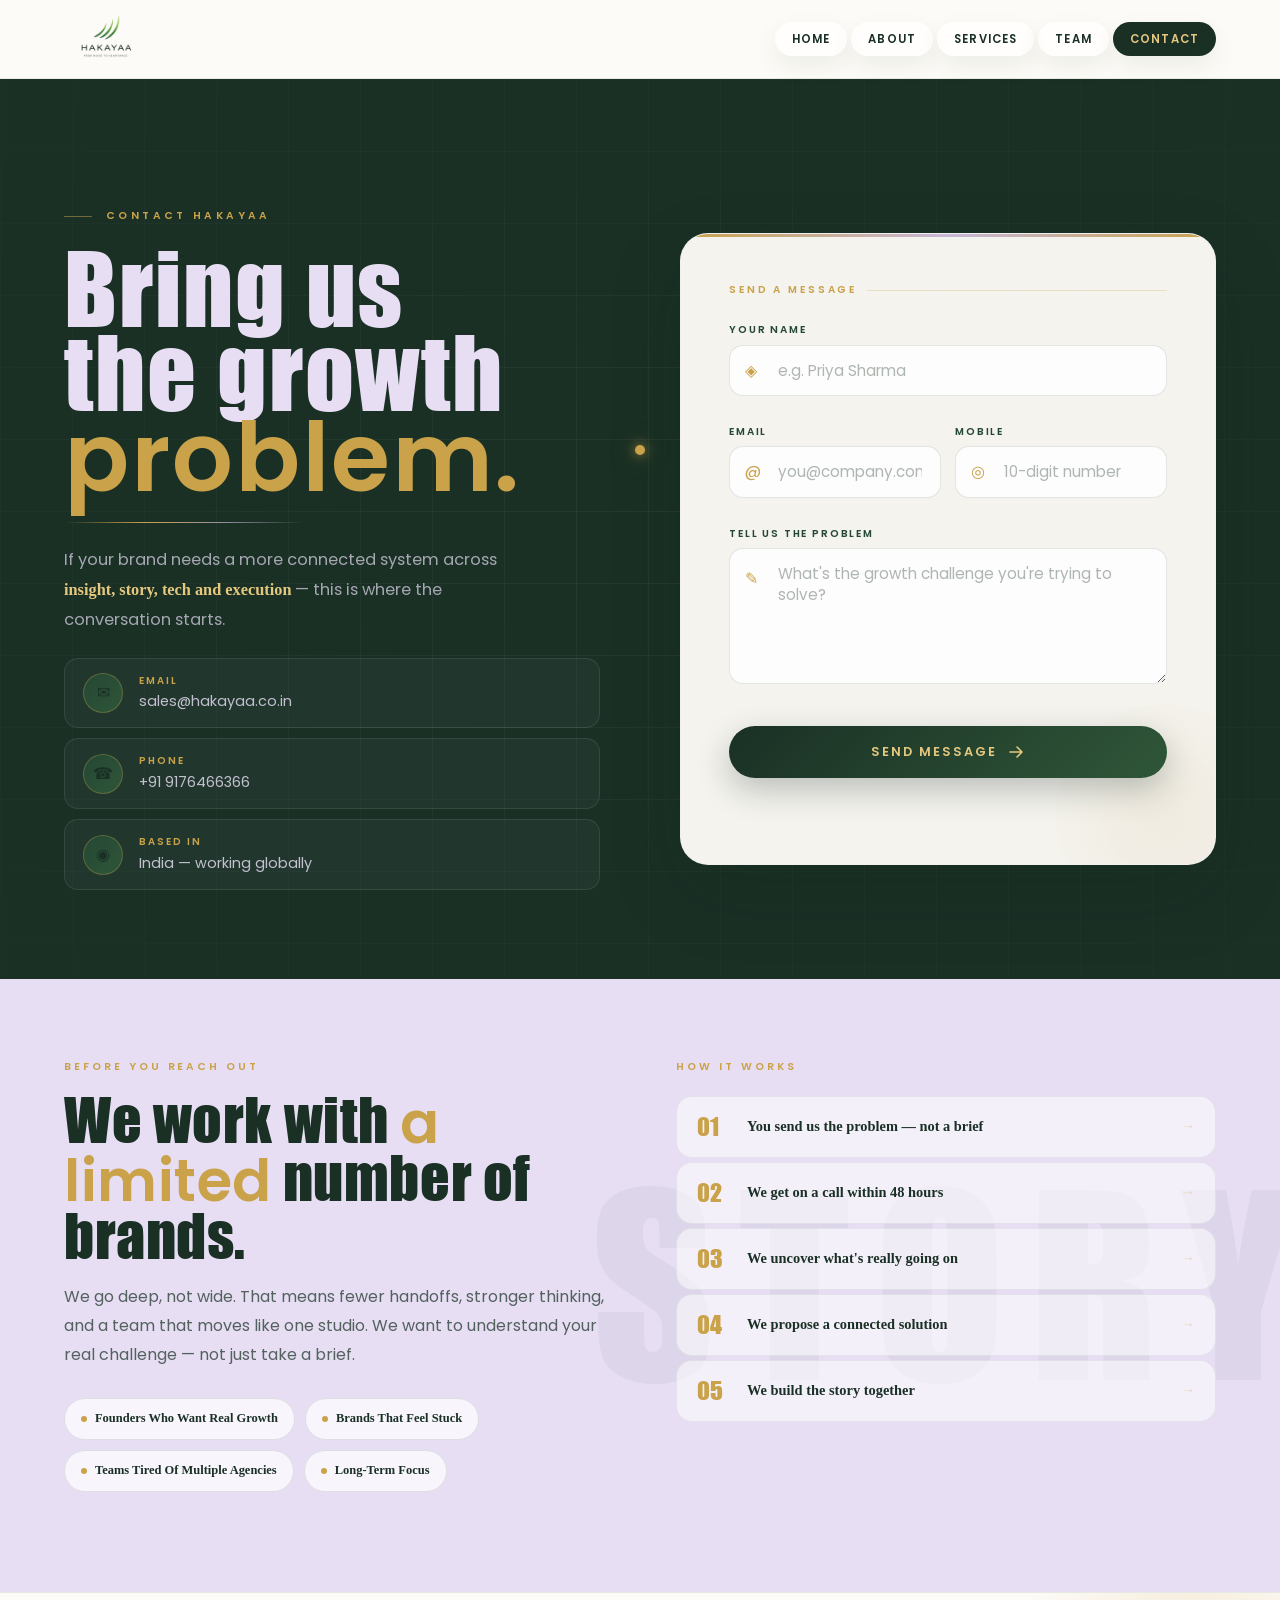
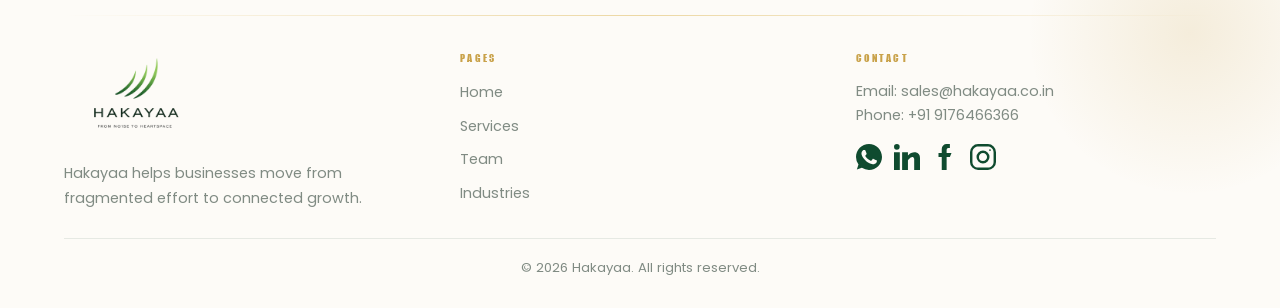
<file: contact.html>
<!DOCTYPE html>
<html lang="en">
<head>
<meta charset="UTF-8">
<meta name="viewport" content="width=device-width, initial-scale=1.0">
<title>Contact | Hakayaa</title>
<link rel="stylesheet" href="css/style.css">
</head>
<body class="contact-page">

<div class="cursor-dot" id="cursorDot"></div>

<nav class="navbar" id="navbar">
  <a class="logo" href="index.html" aria-label="Hakayaa Home">
    <img src="assets/images/hakaya-logo.png" alt="Hakayaa logo">
  </a>
  <button class="nav-toggle" id="navToggle" type="button" aria-expanded="false" aria-controls="site-navigation" aria-label="Open navigation">
    <span></span><span></span><span></span>
  </button>
  <ul class="nav-links" id="site-navigation">
    <li><a href="index.html">Home</a></li>
    <li><a href="about.html">About</a></li>
    <li><a href="services.html">Services</a></li>
    <li><a href="team.html">Team</a></li>
    <!-- <li><a href="industries.html">Industries</a></li> -->
    <li><a href="contact.html" class="active">Contact</a></li>
  </ul>
</nav>

<main>
  <section class="contact-hero" aria-label="Contact Hakayaa">
    <div class="ch-geo" aria-hidden="true"></div>
    <!-- <div class="ch-orb ch-orb-1" aria-hidden="true"></div>
    <div class="ch-orb ch-orb-2" aria-hidden="true"></div>
    <div class="ch-orb ch-orb-3" aria-hidden="true"></div> -->

    <div class="contact-hero-inner">
      <div class="ch-copy">
        <p class="ch-eyebrow">Contact Hakayaa</p>

        <h1 class="ch-title">
          Bring us<br>the growth
          <span class="accent">problem.</span>
        </h1>

        <div class="ch-divider" aria-hidden="true"></div>

        <p class="ch-sub">
          If your brand needs a more connected system across <em>insight, story, tech and execution</em> &mdash; this is where the conversation starts.
        </p>

        <div class="ch-info-tiles">
          <div class="ch-tile">
            <div class="ch-tile-icon">&#9993;</div>
            <div>
              <p class="ch-tile-label">Email</p>
              <p class="ch-tile-value">sales@hakayaa.co.in</p>
            </div>
          </div>
          <div class="ch-tile">
            <div class="ch-tile-icon">&#9742;</div>
            <div>
              <p class="ch-tile-label">Phone</p>
              <p class="ch-tile-value">+91 9176466366</p>
            </div>
          </div>
          <div class="ch-tile">
            <div class="ch-tile-icon">&#9673;</div>
            <div>
              <p class="ch-tile-label">Based in</p>
              <p class="ch-tile-value">India &mdash; working globally</p>
            </div>
          </div>
        </div>
      </div>

      <div class="ch-form-card" role="region" aria-label="Contact form">
        <p class="ch-form-label">Send a message</p>

        <form class="contact-form" data-contact-form data-submit-url="https://hakayaa-backend.onrender.com/submit" novalidate>
          <div class="cf-group">
            <label for="contact-name">Your Name</label>
            <div class="cf-input-wrap">
              <span class="cf-icon" aria-hidden="true">&#9672;</span>
              <input class="cf-input" type="text" id="contact-name" name="name" placeholder="e.g. Priya Sharma" required>
            </div>
          </div>

          <div class="cf-row">
            <div class="cf-group">
              <label for="contact-email">Email</label>
              <div class="cf-input-wrap">
                <span class="cf-icon" aria-hidden="true">@</span>
                <input class="cf-input" type="email" id="contact-email" name="email" placeholder="you@company.com" required>
              </div>
            </div>
            <div class="cf-group">
              <label for="contact-mobile">Mobile</label>
              <div class="cf-input-wrap">
                <span class="cf-icon" aria-hidden="true">&#9678;</span>
                <input class="cf-input" type="tel" id="contact-mobile" name="phone" placeholder="10-digit number" inputmode="numeric" pattern="[0-9]{10,15}" maxlength="15" required>
              </div>
            </div>
          </div>

          <div class="cf-group cf-textarea-wrap">
            <label for="contact-message">Tell us the problem</label>
            <div class="cf-input-wrap">
              <span class="cf-icon" aria-hidden="true">&#9998;</span>
              <textarea class="cf-input textarea" id="contact-message" name="message" rows="5" placeholder="What's the growth challenge you're trying to solve?" required></textarea>
            </div>
          </div>

          <button class="cf-submit" type="submit" data-submit-button>
            <span>Send Message</span>
            <svg class="cf-submit-arrow" width="18" height="18" viewBox="0 0 18 18" fill="none" xmlns="http://www.w3.org/2000/svg" aria-hidden="true">
              <path d="M3 9h12M10 4l5 5-5 5" stroke="currentColor" stroke-width="1.6" stroke-linecap="round" stroke-linejoin="round"/>
            </svg>
          </button>

          <p class="contact-form-status" data-form-status aria-live="polite"></p>
        </form>
      </div>
    </div>

    <div class="ch-scroll" aria-hidden="true">
      <!-- <div class="ch-scroll-line"></div> -->
      <!-- <span>Scroll</span> -->
    </div>
  </section>

  <section class="contact-bottom" aria-label="What to expect">
    <div class="cb-inner">
      <div class="cb-left js-fade">
        <p class="cb-kicker">Before You Reach Out</p>
        <h2 class="cb-title">We work with <span>a limited</span> number of brands.</h2>
        <p class="cb-body">
          We go deep, not wide. That means fewer handoffs, stronger thinking, and a team that moves like one studio. We want to understand your real challenge &mdash; not just take a brief.
        </p>
        <div class="cb-chips">
          <div class="cb-chip"><div class="cb-chip-dot"></div> Founders Who Want Real Growth</div>
          <div class="cb-chip"><div class="cb-chip-dot"></div> Brands That Feel Stuck</div>
          <div class="cb-chip"><div class="cb-chip-dot"></div> Teams Tired Of Multiple Agencies</div>
          <div class="cb-chip"><div class="cb-chip-dot"></div> Long-Term Focus</div>
        </div>
      </div>

      <div>
        <p class="cb-kicker cb-process-kicker js-fade">How It Works</p>
        <div class="cb-process">
          <div class="cb-step" data-delay="0">
            <div class="cb-step-num">01</div>
            <div class="cb-step-text">You send us the problem &mdash; not a brief</div>
            <div class="cb-step-arr">&rarr;</div>
          </div>
          <div class="cb-step" data-delay="1">
            <div class="cb-step-num">02</div>
            <div class="cb-step-text">We get on a call within 48 hours</div>
            <div class="cb-step-arr">&rarr;</div>
          </div>
          <div class="cb-step" data-delay="2">
            <div class="cb-step-num">03</div>
            <div class="cb-step-text">We uncover what's really going on</div>
            <div class="cb-step-arr">&rarr;</div>
          </div>
          <div class="cb-step" data-delay="3">
            <div class="cb-step-num">04</div>
            <div class="cb-step-text">We propose a connected solution</div>
            <div class="cb-step-arr">&rarr;</div>
          </div>
          <div class="cb-step" data-delay="4">
            <div class="cb-step-num">05</div>
            <div class="cb-step-text">We build the story together</div>
            <div class="cb-step-arr">&rarr;</div>
          </div>
        </div>
      </div>
    </div>
  </section>
</main>

<footer class="site-footer">
  <div class="footer-container">
    <div class="footer-logo">
      <img src="assets/images/hakaya-logo.png" alt="Hakayaa logo">
      <p>Hakayaa helps businesses move from fragmented effort to connected growth.</p>
    </div>
    <div class="footer-links">
      <h3>Pages</h3>
      <ul>
        <li><a href="index.html">Home</a></li>
        <li><a href="services.html">Services</a></li>
        <li><a href="team.html">Team</a></li>
        <li><a href="industries.html">Industries</a></li>
      </ul>
    </div>
    <div class="footer-links">
      <h3>Contact</h3>
      <p>Email: sales@hakayaa.co.in</p>
      <p>Phone: +91 9176466366</p>
      <div class="footer-socials" aria-label="Hakayaa social links">
        <img src="assets/images/icon-whatsapp.svg" alt="WhatsApp">
        <img src="assets/images/icon-linkedin.svg" alt="LinkedIn">
        <img src="assets/images/icon-facebook.svg" alt="Facebook">
        <img src="assets/images/icon-instagram.svg" alt="Instagram">
      </div>
    </div>
  </div>
  <div class="footer-bottom">
    <p>&copy; 2026 Hakayaa. All rights reserved.</p>
  </div>
</footer>

<script src="js/config.js"></script>
<script src="js/script.js"></script>
</body>
</html>
</file>
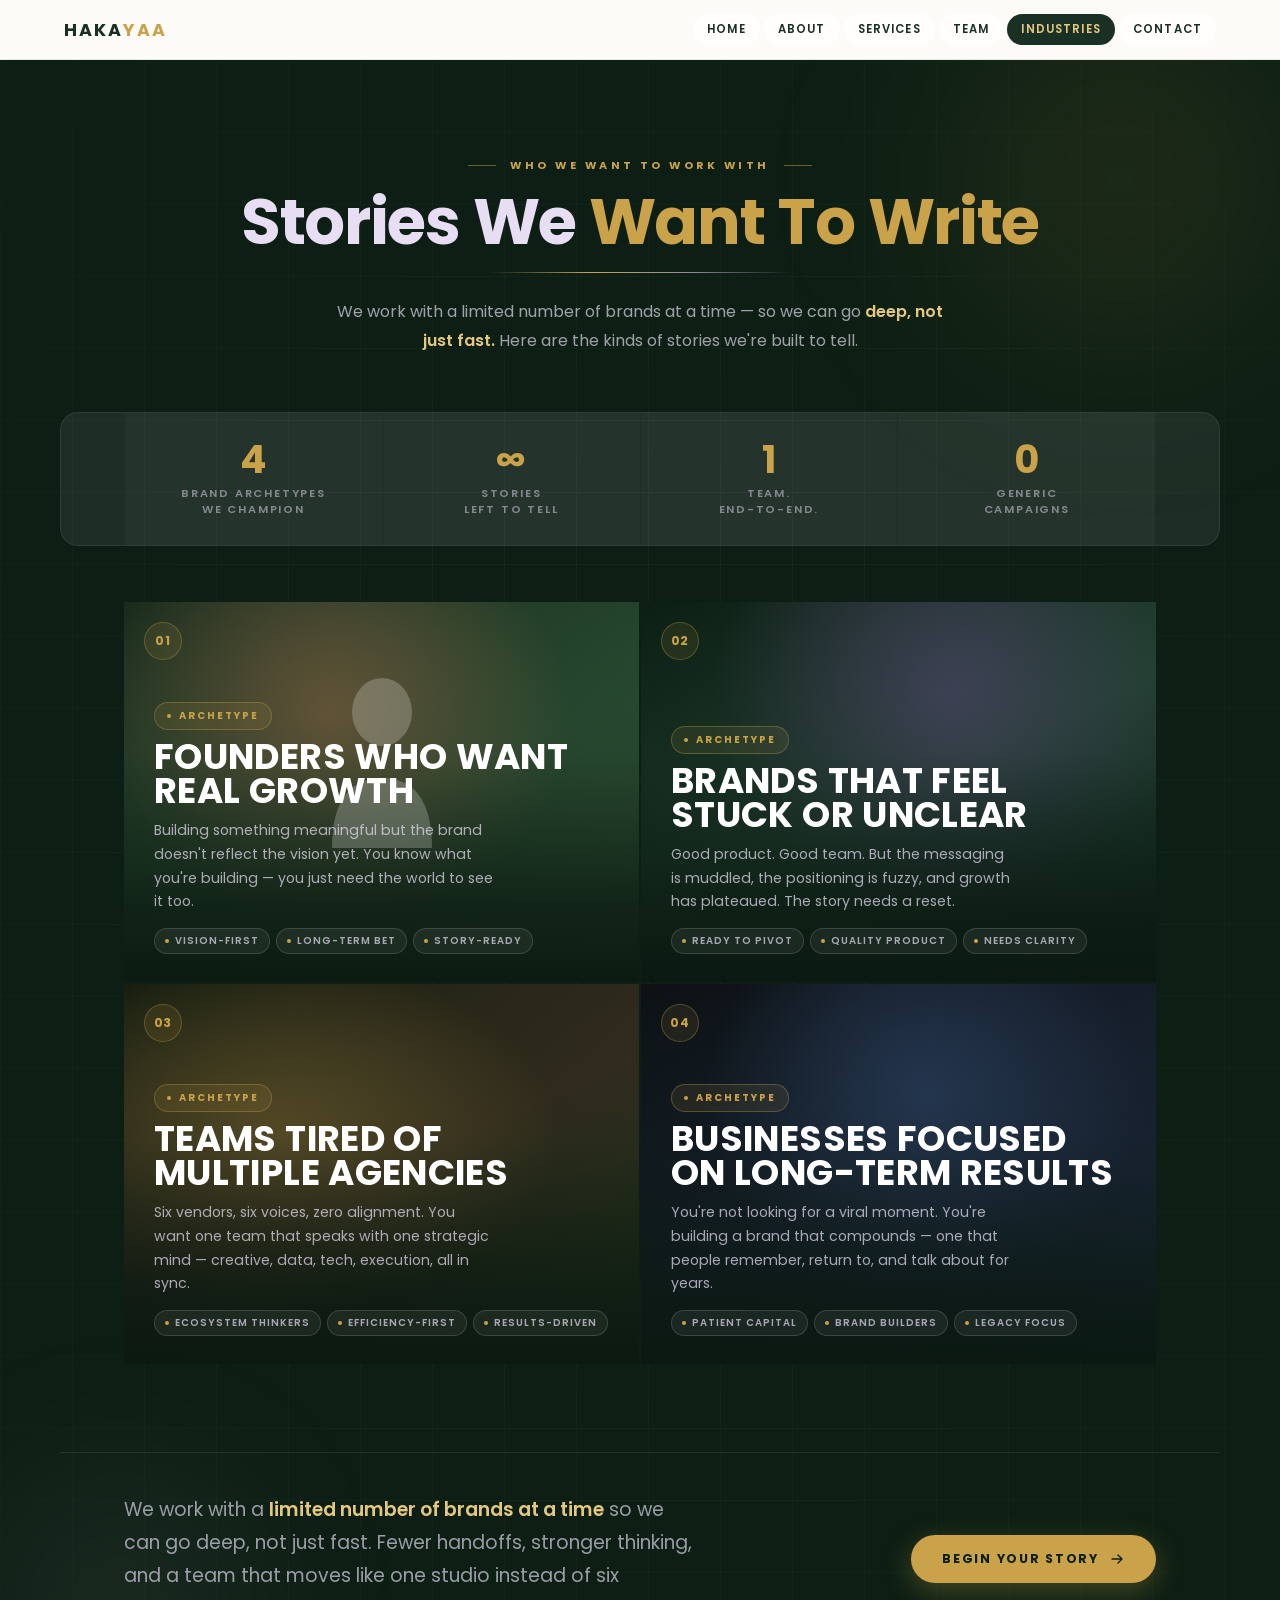
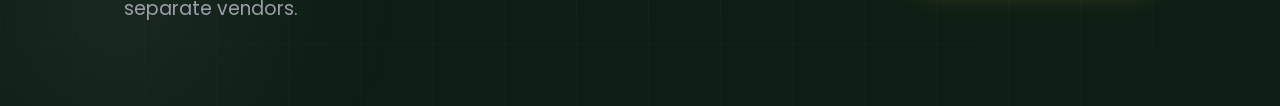
<file: founders.html>
<!DOCTYPE html>
<html lang="en">
<head>
<meta charset="UTF-8">
<meta name="viewport" content="width=device-width, initial-scale=1.0">
<title>Who We Want To Work With | Hakayaa</title>
<style>
  @import url('https://fonts.googleapis.com/css2?family=Poppins:ital,wght@0,300;0,400;0,500;0,600;0,700;1,400&display=swap');

  :root {
    --forest:       #1a3025;
    --forest-deep:  #0d1f14;
    --forest-mid:   #244734;
    --forest-light: #2f5638;
    --gold:         #c9a24a;
    --gold-soft:    #e5c87f;
    --gold-dim:     rgba(201,162,74,0.32);
    --gold-faint:   rgba(201,162,74,0.1);
    --lavender:     #e7def4;
    --lavender-mid: #c8b8d8;
    --cream:        #fdfbf7;
    --ink:          #111810;
    --muted:        rgba(255,255,255,0.55);
    --white:        #ffffff;
  }

  *, *::before, *::after { box-sizing: border-box; margin: 0; padding: 0; }

  html { scroll-behavior: smooth; }

  body {
    font-family: 'Poppins', sans-serif;
    background: var(--cream);
    color: var(--forest);
    min-height: 100vh;
    overflow-x: hidden;
  }

  /* ── SECTION WRAPPER ───────────────────────── */
  .founders-section {
    position: relative;
    width: 100%;
    background: var(--forest-deep);
    overflow: hidden;
    isolation: isolate;
  }

  /* Ambient orbs */
  .founders-section::before {
    content: "";
    position: absolute;
    top: -120px; right: -80px;
    width: 480px; height: 480px;
    border-radius: 50%;
    background: radial-gradient(circle, rgba(201,162,74,0.14) 0%, transparent 70%);
    filter: blur(90px);
    pointer-events: none;
    z-index: 0;
  }
  .founders-section::after {
    content: "";
    position: absolute;
    bottom: -80px; left: -60px;
    width: 360px; height: 360px;
    border-radius: 50%;
    background: radial-gradient(circle, rgba(200,184,216,0.12) 0%, transparent 70%);
    filter: blur(80px);
    pointer-events: none;
    z-index: 0;
  }

  /* Grid texture overlay */
  .founders-geo {
    position: absolute;
    inset: 0;
    z-index: 0;
    background-image:
      linear-gradient(rgba(231,222,244,0.05) 1px, transparent 1px),
      linear-gradient(90deg, rgba(231,222,244,0.05) 1px, transparent 1px);
    background-size: 72px 72px;
    mask-image: radial-gradient(ellipse 90% 90% at 50% 50%, #000 0%, transparent 100%);
    pointer-events: none;
  }

  /* ── HEADER ────────────────────────────────── */
  .founders-header {
    position: relative;
    z-index: 2;
    max-width: 1160px;
    margin: 0 auto;
    padding: 88px 64px 56px;
    text-align: center;
  }

  .founders-kicker {
    display: inline-flex;
    align-items: center;
    gap: 14px;
    font-size: 0.68rem;
    font-weight: 700;
    letter-spacing: 0.32em;
    text-transform: uppercase;
    color: var(--gold);
    margin-bottom: 18px;
    opacity: 0;
    animation: riseUp 0.7s 0.2s ease forwards;
  }
  .founders-kicker::before,
  .founders-kicker::after {
    content: "";
    display: block;
    width: 28px; height: 1px;
    background: rgba(201,162,74,0.5);
  }

  .founders-title {
    font-family: 'Poppins', sans-serif;
    font-size: clamp(2.4rem, 5vw, 4.6rem);
    font-weight: 700;
    line-height: 0.95;
    letter-spacing: -0.02em;
    color: var(--lavender);
    margin-bottom: 20px;
    opacity: 0;
    animation: riseUp 0.9s 0.4s cubic-bezier(0.16,1,0.3,1) forwards;
  }
  .founders-title .accent { color: var(--gold); }

  .founders-divider {
    width: 0; height: 1px;
    margin: 0 auto 24px;
    background: linear-gradient(90deg, transparent, var(--gold), rgba(200,184,216,0.7), transparent);
    animation: lineExpand 1s 0.9s cubic-bezier(0.16,1,0.3,1) forwards;
  }

  .founders-sub {
    max-width: 620px;
    margin: 0 auto;
    font-size: 1rem;
    line-height: 1.82;
    color: rgba(231,222,244,0.68);
    opacity: 0;
    animation: riseUp 0.7s 0.7s ease forwards;
  }
  .founders-sub em {
    color: var(--gold-soft);
    font-style: normal;
    font-weight: 600;
  }

  /* ── FOUNDERS GRID ─────────────────────────── */
  .founders-grid {
    position: relative;
    z-index: 2;
    max-width: 1160px;
    margin: 0 auto;
    padding: 0 64px 88px;
    display: grid;
    grid-template-columns: repeat(2, 1fr);
    gap: 2px;
  }

  /* ── FOUNDER CARD ──────────────────────────── */
  .founder-card {
    position: relative;
    min-height: 380px;
    overflow: hidden;
    cursor: pointer;
    opacity: 0;
    transform: translateY(30px);
    transition:
      opacity 0.75s ease,
      transform 0.75s cubic-bezier(0.16,1,0.3,1);
  }

  .founder-card.is-visible {
    opacity: 1;
    transform: translateY(0);
  }
  .founder-card:nth-child(1) { transition-delay: 0.08s; }
  .founder-card:nth-child(2) { transition-delay: 0.18s; }
  .founder-card:nth-child(3) { transition-delay: 0.28s; }
  .founder-card:nth-child(4) { transition-delay: 0.38s; }

  /* Photo fill */
  .founder-photo {
    position: absolute;
    inset: 0;
    background-size: cover;
    background-position: center top;
    transition: transform 0.65s ease;
  }
  .founder-card:hover .founder-photo {
    transform: scale(1.06);
  }

  /* Gradient overlays */
  .founder-photo::after {
    content: "";
    position: absolute;
    inset: 0;
    background: linear-gradient(
      to bottom,
      rgba(10,24,16,0.12) 0%,
      rgba(10,24,16,0.28) 40%,
      rgba(10,24,16,0.82) 80%,
      rgba(10,24,16,0.96) 100%
    );
  }

  /* Accent line on top */
  .founder-card::before {
    content: "";
    position: absolute;
    top: 0; left: 0; right: 0;
    height: 2px;
    z-index: 4;
    background: linear-gradient(90deg, var(--gold), var(--lavender-mid), transparent);
    transform: scaleX(0);
    transform-origin: left;
    transition: transform 0.5s cubic-bezier(0.16,1,0.3,1);
  }
  .founder-card:hover::before {
    transform: scaleX(1);
  }

  /* Card content */
  .founder-content {
    position: absolute;
    inset: 0;
    z-index: 3;
    display: flex;
    flex-direction: column;
    justify-content: flex-end;
    padding: 28px 30px;
  }

  /* Number badge */
  .founder-num {
    position: absolute;
    top: 20px;
    left: 20px;
    width: 38px; height: 38px;
    border-radius: 50%;
    border: 1px solid var(--gold-dim);
    background: rgba(201,162,74,0.1);
    display: flex;
    align-items: center;
    justify-content: center;
    font-size: 0.78rem;
    font-weight: 700;
    letter-spacing: 0.06em;
    color: var(--gold);
  }

  .founder-tag {
    display: inline-flex;
    align-items: center;
    width: fit-content;
    gap: 8px;
    padding: 6px 12px;
    border-radius: 999px;
    border: 1px solid var(--gold-dim);
    background: rgba(201,162,74,0.1);
    font-size: 0.62rem;
    font-weight: 700;
    letter-spacing: 0.2em;
    text-transform: uppercase;
    color: var(--gold);
    margin-bottom: 10px;
  }

  .founder-name {
    font-size: clamp(1.6rem, 2.8vw, 2.4rem);
    font-weight: 700;
    line-height: 0.96;
    letter-spacing: 0.01em;
    color: var(--white);
    margin-bottom: 10px;
    text-transform: uppercase;
  }

  .founder-description {
    font-size: 0.88rem;
    line-height: 1.7;
    color: rgba(231,222,244,0.72);
    max-width: 340px;
    margin-bottom: 14px;
  }

  .founder-traits {
    display: flex;
    flex-wrap: wrap;
    gap: 6px;
  }

  .founder-trait {
    display: inline-flex;
    align-items: center;
    gap: 6px;
    padding: 5px 10px;
    border-radius: 999px;
    border: 1px solid rgba(255,255,255,0.14);
    background: rgba(255,255,255,0.06);
    font-size: 0.62rem;
    font-weight: 600;
    letter-spacing: 0.1em;
    text-transform: uppercase;
    color: rgba(231,222,244,0.7);
    transition: background 0.25s, border-color 0.25s, color 0.25s;
  }
  .founder-card:hover .founder-trait {
    background: rgba(201,162,74,0.1);
    border-color: var(--gold-dim);
    color: var(--gold-soft);
  }

  .founder-dot {
    width: 4px; height: 4px;
    border-radius: 50%;
    background: var(--gold);
    flex-shrink: 0;
  }

  /* Hover overlay CTA */
  .founder-cta {
    position: absolute;
    bottom: 28px; right: 28px;
    z-index: 4;
    display: flex;
    align-items: center;
    gap: 8px;
    font-size: 0.62rem;
    font-weight: 700;
    letter-spacing: 0.16em;
    text-transform: uppercase;
    color: var(--gold);
    opacity: 0;
    transform: translateX(-10px);
    transition: opacity 0.35s ease, transform 0.35s ease;
  }
  .founder-card:hover .founder-cta {
    opacity: 1;
    transform: translateX(0);
  }
  .founder-cta svg {
    transition: transform 0.3s ease;
  }
  .founder-card:hover .founder-cta svg {
    transform: translateX(4px);
  }

  /* ── PLACEHOLDER PHOTOS (gradient-based) ────── */
  .founder-card:nth-child(1) .founder-photo {
    background:
      radial-gradient(ellipse at 40% 30%, rgba(180,120,80,0.6), transparent 55%),
      linear-gradient(160deg, #1a2e1e 0%, #2f5638 50%, #3a6040 100%);
  }
  .founder-card:nth-child(2) .founder-photo {
    background:
      radial-gradient(ellipse at 60% 25%, rgba(120,90,160,0.5), transparent 55%),
      linear-gradient(155deg, #0d1f14 0%, #244734 50%, #1a3530 100%);
  }
  .founder-card:nth-child(3) .founder-photo {
    background:
      radial-gradient(ellipse at 30% 40%, rgba(160,130,60,0.55), transparent 55%),
      linear-gradient(155deg, #1a2010 0%, #3a3020 50%, #2a4020 100%);
  }
  .founder-card:nth-child(4) .founder-photo {
    background:
      radial-gradient(ellipse at 55% 30%, rgba(60,90,140,0.55), transparent 55%),
      linear-gradient(155deg, #0d1014 0%, #1a2234 50%, #223050 100%);
  }

  /* ── SILHOUETTE ICONS ──────────────────────── */
  .founder-silhouette {
    position: absolute;
    bottom: 30%;
    left: 50%;
    transform: translateX(-50%);
    z-index: 2;
    opacity: 0.22;
    pointer-events: none;
    transition: opacity 0.4s ease;
  }
  .founder-card:hover .founder-silhouette {
    opacity: 0.1;
  }

  /* ── CLOSING BAND ──────────────────────────── */
  .founders-closing {
    position: relative;
    z-index: 2;
    border-top: 1px solid rgba(231,222,244,0.1);
    max-width: 1160px;
    margin: 0 auto;
    padding: 40px 64px 80px;
    display: flex;
    align-items: center;
    justify-content: space-between;
    gap: 32px;
    flex-wrap: wrap;
  }

  .closing-statement {
    font-size: clamp(1rem, 1.8vw, 1.18rem);
    line-height: 1.75;
    color: rgba(231,222,244,0.65);
    max-width: 580px;
  }
  .closing-statement strong {
    color: var(--gold-soft);
    font-weight: 600;
  }

  .closing-cta {
    display: inline-flex;
    align-items: center;
    gap: 10px;
    padding: 14px 30px;
    border-radius: 999px;
    border: 1px solid var(--gold-dim);
    background: var(--gold);
    color: var(--forest-deep);
    font-size: 0.78rem;
    font-weight: 700;
    letter-spacing: 0.14em;
    text-transform: uppercase;
    text-decoration: none;
    white-space: nowrap;
    transition: background 0.25s, transform 0.25s, box-shadow 0.25s, color 0.25s;
    box-shadow: 0 8px 28px rgba(201,162,74,0.3);
  }
  .closing-cta:hover {
    background: var(--gold-soft);
    transform: translateY(-3px);
    box-shadow: 0 14px 36px rgba(201,162,74,0.4);
  }
  .closing-cta svg {
    transition: transform 0.3s ease;
  }
  .closing-cta:hover svg {
    transform: translateX(4px);
  }

  /* ── STATS ROW ─────────────────────────────── */
  .founders-stats {
    position: relative;
    z-index: 2;
    max-width: 1160px;
    margin: 0 auto;
    padding: 0 64px;
    display: grid;
    grid-template-columns: repeat(4, 1fr);
    gap: 1px;
    background: rgba(231,222,244,0.08);
    border: 1px solid rgba(231,222,244,0.08);
    border-radius: 18px;
    overflow: hidden;
    margin-bottom: 56px;
    opacity: 0;
    transform: translateY(20px);
    transition: opacity 0.8s ease, transform 0.8s ease;
  }
  .founders-stats.is-visible {
    opacity: 1;
    transform: translateY(0);
  }

  .stat-cell {
    padding: 28px 24px;
    background: rgba(255,255,255,0.03);
    text-align: center;
    transition: background 0.25s;
  }
  .stat-cell:hover {
    background: rgba(201,162,74,0.07);
  }
  .stat-num {
    font-size: clamp(2rem, 3vw, 2.8rem);
    font-weight: 700;
    line-height: 1;
    color: var(--gold);
    margin-bottom: 6px;
  }
  .stat-label {
    font-size: 0.7rem;
    font-weight: 600;
    letter-spacing: 0.16em;
    text-transform: uppercase;
    color: rgba(231,222,244,0.5);
    line-height: 1.45;
  }

  /* ── KEYFRAMES ─────────────────────────────── */
  @keyframes riseUp {
    from { opacity: 0; transform: translateY(20px); }
    to   { opacity: 1; transform: translateY(0); }
  }
  @keyframes lineExpand {
    to { width: 300px; }
  }

  /* ── RESPONSIVE ────────────────────────────── */
  @media (max-width: 900px) {
    .founders-header { padding: 64px 24px 40px; }
    .founders-grid { padding: 0 24px 64px; gap: 2px; }
    .founders-closing { padding: 32px 24px 56px; flex-direction: column; align-items: flex-start; }
    .founders-stats { margin: 0 24px 48px; grid-template-columns: repeat(2, 1fr); }
  }

  @media (max-width: 640px) {
    .founders-grid { grid-template-columns: 1fr; }
    .founder-card { min-height: 300px; }
    .founders-stats { grid-template-columns: repeat(2, 1fr); }
    .founders-header { padding: 52px 18px 32px; }
    .founders-grid { padding: 0 0 52px; }
    .founders-closing { padding: 28px 18px 48px; }
    .founders-stats { margin: 0 0 40px; }
  }

  /* ── DEMO FRAME ────────────────────────────── */
  .demo-nav {
    position: sticky;
    top: 0;
    z-index: 100;
    display: flex;
    justify-content: space-between;
    align-items: center;
    padding: 14px 64px;
    background: rgba(253,251,247,0.97);
    backdrop-filter: blur(16px);
    border-bottom: 1px solid rgba(36,71,52,0.1);
  }
  .demo-logo {
    font-weight: 700;
    font-size: 1.1rem;
    letter-spacing: 0.12em;
    color: var(--forest);
  }
  .demo-logo span { color: var(--gold); }
  .demo-nav-links {
    display: flex;
    gap: 4px;
    list-style: none;
  }
  .demo-nav-links a {
    display: block;
    padding: 7px 14px;
    border-radius: 999px;
    font-size: 0.72rem;
    font-weight: 600;
    letter-spacing: 0.1em;
    text-transform: uppercase;
    color: var(--forest);
    background: rgba(255,255,255,0.7);
    text-decoration: none;
    transition: background 0.2s, color 0.2s;
  }
  .demo-nav-links a:hover,
  .demo-nav-links a.active {
    background: var(--forest);
    color: var(--gold-soft);
  }

  @media (max-width: 640px) {
    .demo-nav { padding: 12px 18px; }
    .demo-nav-links { display: none; }
  }
</style>
</head>
<body>

<!-- Demo nav for context -->
<nav class="demo-nav">
  <div class="demo-logo">HAKA<span>YAA</span></div>
  <ul class="demo-nav-links">
    <li><a href="#">Home</a></li>
    <li><a href="#">About</a></li>
    <li><a href="#">Services</a></li>
    <li><a href="#">Team</a></li>
    <li><a href="#" class="active">Industries</a></li>
    <li><a href="#">Contact</a></li>
  </ul>
</nav>

<!-- FOUNDERS SECTION -->
<section class="founders-section" id="founders">
  <div class="founders-geo" aria-hidden="true"></div>

  <!-- Header -->
  <div class="founders-header">
    <p class="founders-kicker">Who We Want To Work With</p>
    <h2 class="founders-title">Stories We <span class="accent">Want To Write</span></h2>
    <div class="founders-divider" aria-hidden="true"></div>
    <p class="founders-sub">
      We work with a limited number of brands at a time — so we can go <em>deep, not just fast.</em>
      Here are the kinds of stories we're built to tell.
    </p>
  </div>

  <!-- Stats -->
  <div class="founders-stats" id="foundersStats">
    <div class="stat-cell">
      <div class="stat-num">4</div>
      <div class="stat-label">Brand Archetypes<br>We Champion</div>
    </div>
    <div class="stat-cell">
      <div class="stat-num">∞</div>
      <div class="stat-label">Stories<br>Left To Tell</div>
    </div>
    <div class="stat-cell">
      <div class="stat-num">1</div>
      <div class="stat-label">Team.<br>End-to-End.</div>
    </div>
    <div class="stat-cell">
      <div class="stat-num">0</div>
      <div class="stat-label">Generic<br>Campaigns</div>
    </div>
  </div>

  <!-- Founders Grid -->
  <div class="founders-grid" id="foundersGrid">

    <!-- Card 1 -->
    <div class="founder-card" tabindex="0" role="article" aria-label="Founders Who Want Real Growth">
      <div class="founder-photo">
        <!-- Silhouette placeholder -->
        <svg class="founder-silhouette" width="120" height="200" viewBox="0 0 120 200" fill="none" xmlns="http://www.w3.org/2000/svg">
          <ellipse cx="60" cy="44" rx="30" ry="34" fill="white"/>
          <path d="M10 180 C10 130 30 110 60 110 C90 110 110 130 110 180Z" fill="white"/>
        </svg>
      </div>
      <div class="founder-content">
        <div class="founder-num">01</div>
        <span class="founder-tag">
          <span class="founder-dot"></span>
          Archetype
        </span>
        <h3 class="founder-name">Founders Who Want Real Growth</h3>
        <p class="founder-description">
          Building something meaningful but the brand doesn't reflect the vision yet. You know what you're building — you just need the world to see it too.
        </p>
        <div class="founder-traits">
          <span class="founder-trait"><span class="founder-dot"></span>Vision-first</span>
          <span class="founder-trait"><span class="founder-dot"></span>Long-term bet</span>
          <span class="founder-trait"><span class="founder-dot"></span>Story-ready</span>
        </div>
      </div>
      <span class="founder-cta" aria-hidden="true">
        Start here
        <svg width="16" height="16" viewBox="0 0 16 16" fill="none">
          <path d="M3 8h10M9 4l4 4-4 4" stroke="currentColor" stroke-width="1.4" stroke-linecap="round" stroke-linejoin="round"/>
        </svg>
      </span>
    </div>

    <!-- Card 2 -->
    <div class="founder-card" tabindex="0" role="article" aria-label="Brands That Feel Stuck or Unclear">
      <div class="founder-photo"></div>
      <div class="founder-content">
        <div class="founder-num">02</div>
        <span class="founder-tag">
          <span class="founder-dot"></span>
          Archetype
        </span>
        <h3 class="founder-name">Brands That Feel Stuck or Unclear</h3>
        <p class="founder-description">
          Good product. Good team. But the messaging is muddled, the positioning is fuzzy, and growth has plateaued. The story needs a reset.
        </p>
        <div class="founder-traits">
          <span class="founder-trait"><span class="founder-dot"></span>Ready to pivot</span>
          <span class="founder-trait"><span class="founder-dot"></span>Quality product</span>
          <span class="founder-trait"><span class="founder-dot"></span>Needs clarity</span>
        </div>
      </div>
      <span class="founder-cta" aria-hidden="true">
        Start here
        <svg width="16" height="16" viewBox="0 0 16 16" fill="none">
          <path d="M3 8h10M9 4l4 4-4 4" stroke="currentColor" stroke-width="1.4" stroke-linecap="round" stroke-linejoin="round"/>
        </svg>
      </span>
    </div>

    <!-- Card 3 -->
    <div class="founder-card" tabindex="0" role="article" aria-label="Teams Tired of Multiple Agencies">
      <div class="founder-photo"></div>
      <div class="founder-content">
        <div class="founder-num">03</div>
        <span class="founder-tag">
          <span class="founder-dot"></span>
          Archetype
        </span>
        <h3 class="founder-name">Teams Tired of Multiple Agencies</h3>
        <p class="founder-description">
          Six vendors, six voices, zero alignment. You want one team that speaks with one strategic mind — creative, data, tech, execution, all in sync.
        </p>
        <div class="founder-traits">
          <span class="founder-trait"><span class="founder-dot"></span>Ecosystem thinkers</span>
          <span class="founder-trait"><span class="founder-dot"></span>Efficiency-first</span>
          <span class="founder-trait"><span class="founder-dot"></span>Results-driven</span>
        </div>
      </div>
      <span class="founder-cta" aria-hidden="true">
        Start here
        <svg width="16" height="16" viewBox="0 0 16 16" fill="none">
          <path d="M3 8h10M9 4l4 4-4 4" stroke="currentColor" stroke-width="1.4" stroke-linecap="round" stroke-linejoin="round"/>
        </svg>
      </span>
    </div>

    <!-- Card 4 -->
    <div class="founder-card" tabindex="0" role="article" aria-label="Businesses Focused on Long-Term Results">
      <div class="founder-photo"></div>
      <div class="founder-content">
        <div class="founder-num">04</div>
        <span class="founder-tag">
          <span class="founder-dot"></span>
          Archetype
        </span>
        <h3 class="founder-name">Businesses Focused on Long-Term Results</h3>
        <p class="founder-description">
          You're not looking for a viral moment. You're building a brand that compounds — one that people remember, return to, and talk about for years.
        </p>
        <div class="founder-traits">
          <span class="founder-trait"><span class="founder-dot"></span>Patient capital</span>
          <span class="founder-trait"><span class="founder-dot"></span>Brand builders</span>
          <span class="founder-trait"><span class="founder-dot"></span>Legacy focus</span>
        </div>
      </div>
      <span class="founder-cta" aria-hidden="true">
        Start here
        <svg width="16" height="16" viewBox="0 0 16 16" fill="none">
          <path d="M3 8h10M9 4l4 4-4 4" stroke="currentColor" stroke-width="1.4" stroke-linecap="round" stroke-linejoin="round"/>
        </svg>
      </span>
    </div>

  </div>

  <!-- Closing band -->
  <div class="founders-closing">
    <p class="closing-statement">
      We work with a <strong>limited number of brands at a time</strong> so we can go deep, not just fast.
      Fewer handoffs, stronger thinking, and a team that moves like one studio instead of six separate vendors.
    </p>
    <a href="contact.html" class="closing-cta">
      Begin Your Story
      <svg width="16" height="16" viewBox="0 0 16 16" fill="none">
        <path d="M3 8h10M9 4l4 4-4 4" stroke="currentColor" stroke-width="1.4" stroke-linecap="round" stroke-linejoin="round"/>
      </svg>
    </a>
  </div>

</section>

<script>
  // Intersection observer for scroll reveals
  const io = new IntersectionObserver((entries) => {
    entries.forEach(entry => {
      if (entry.isIntersecting) {
        entry.target.classList.add('is-visible');
        io.unobserve(entry.target);
      }
    });
  }, { threshold: 0.08 });

  document.querySelectorAll('.founder-card, .founders-stats').forEach(el => io.observe(el));

  // Keyboard accessibility for cards
  document.querySelectorAll('.founder-card').forEach(card => {
    card.addEventListener('keydown', e => {
      if (e.key === 'Enter' || e.key === ' ') {
        e.preventDefault();
        window.location.href = 'contact.html';
      }
    });
  });
</script>
</body>
</html>
</file>
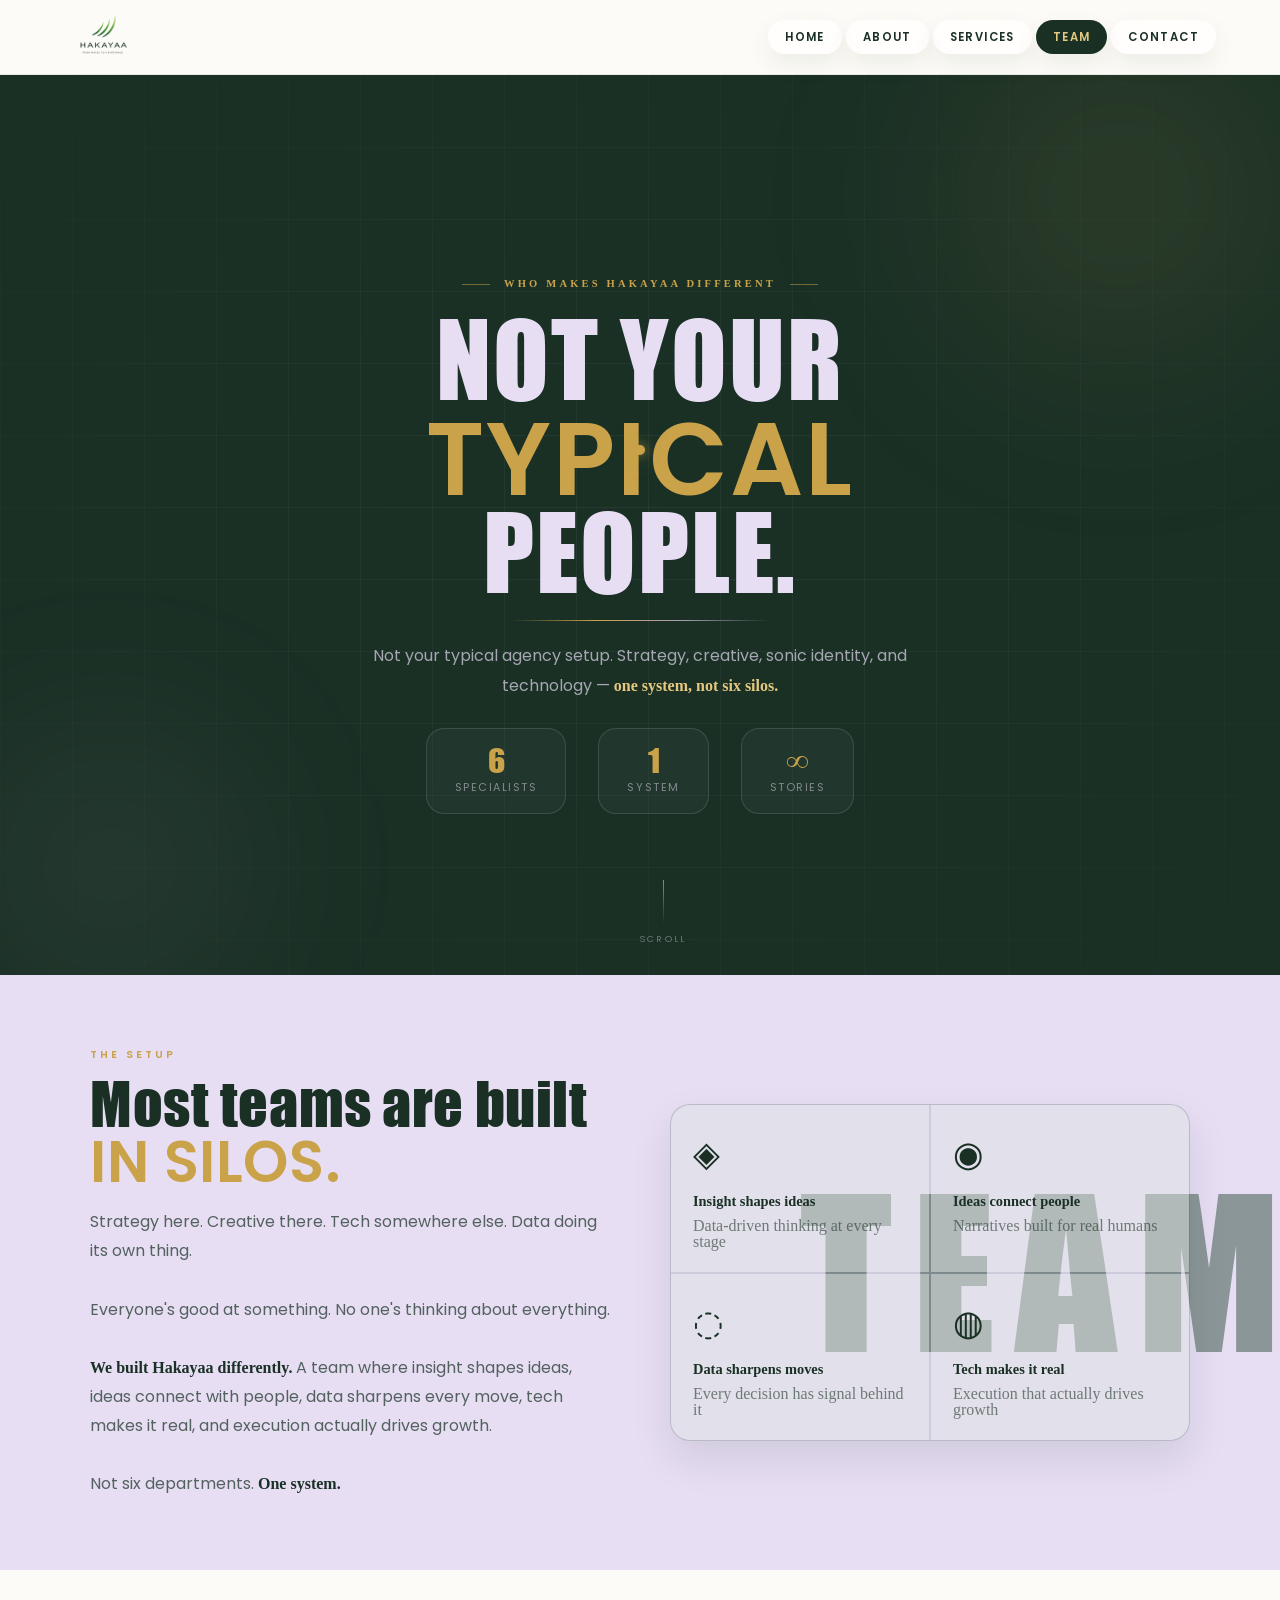
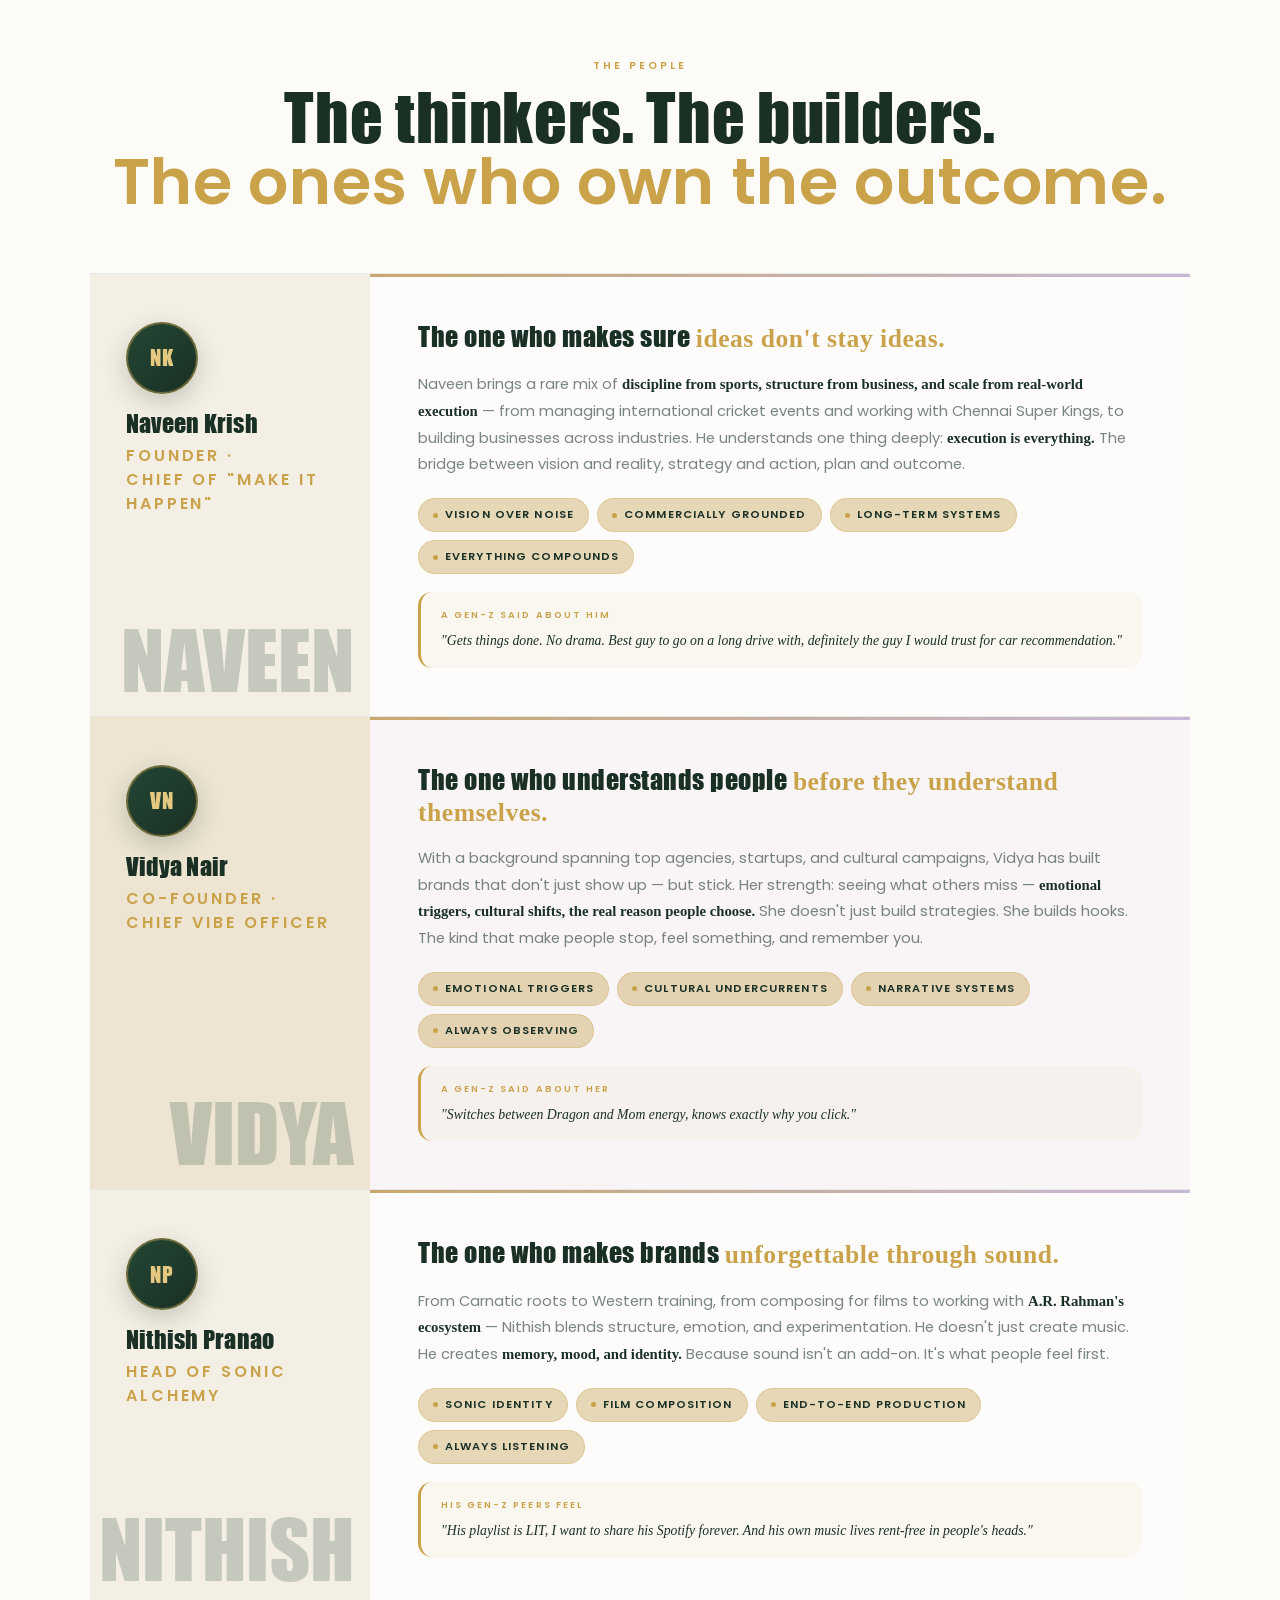
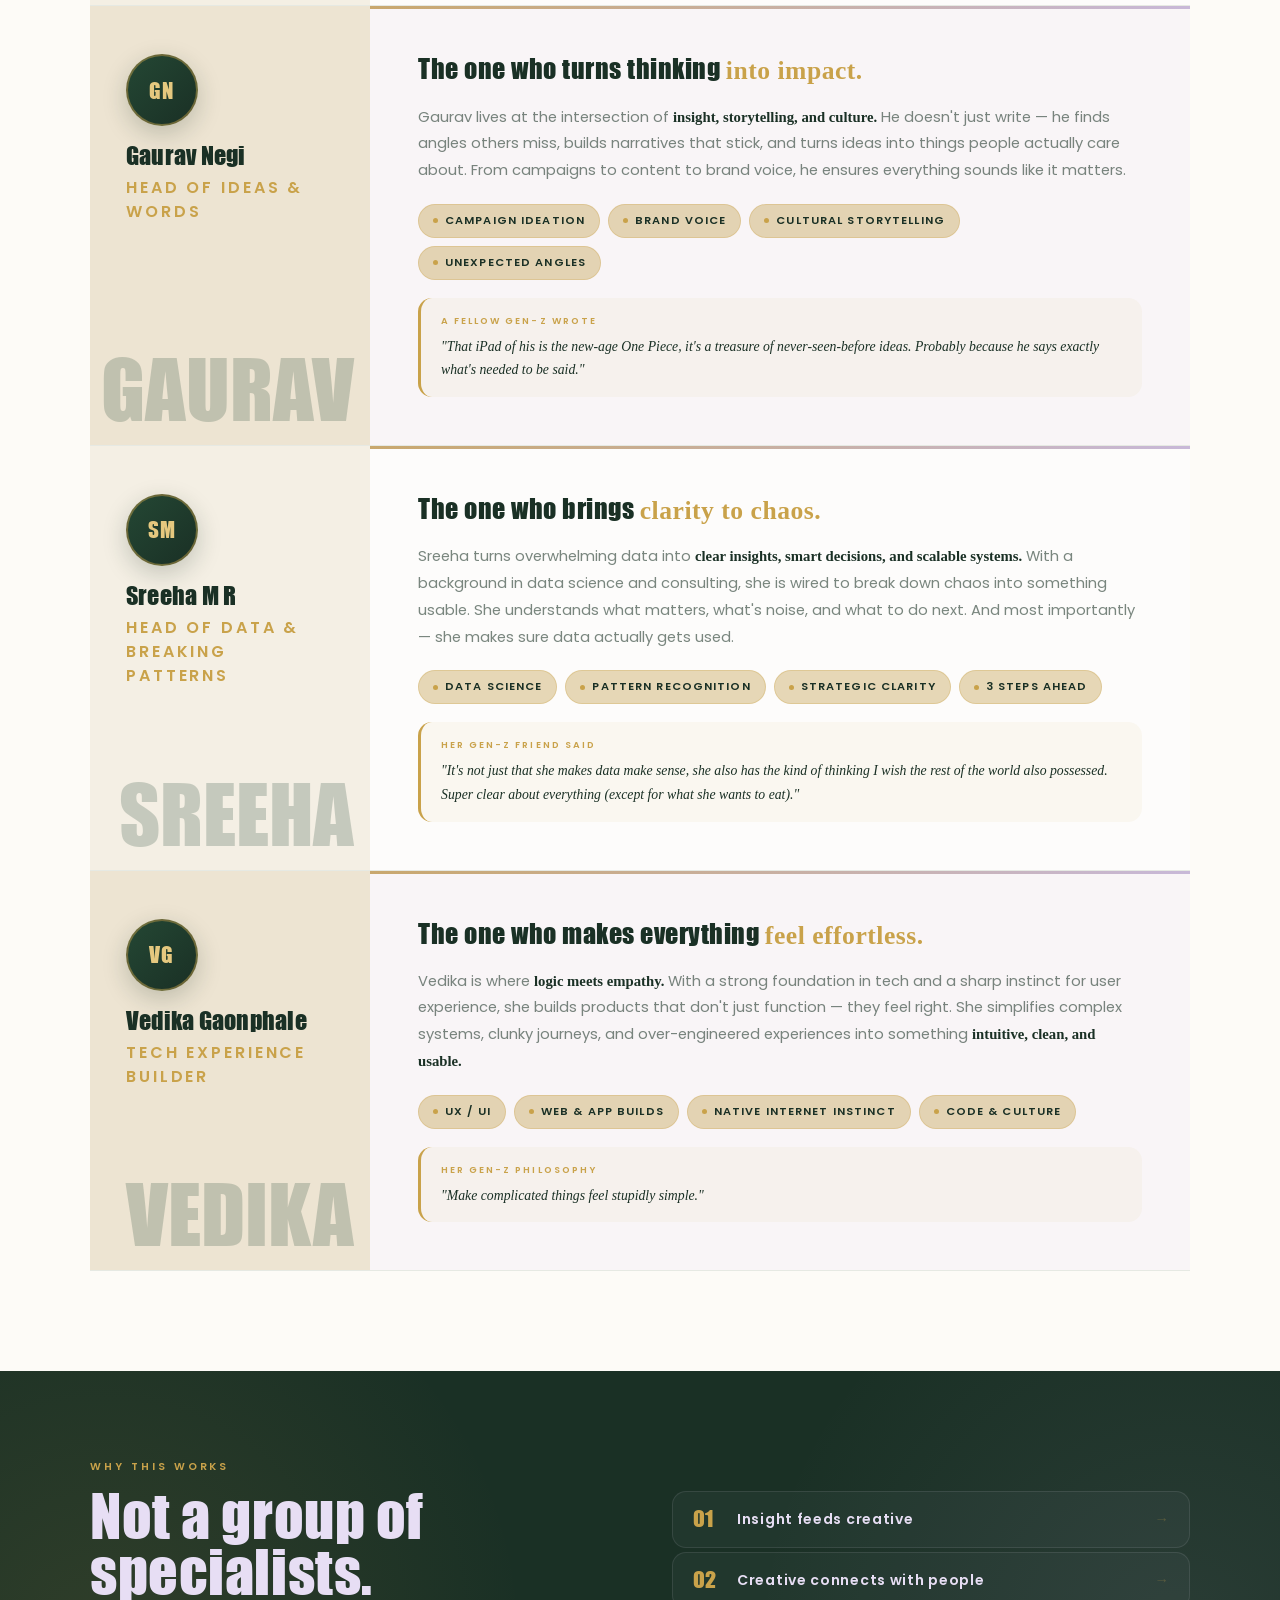
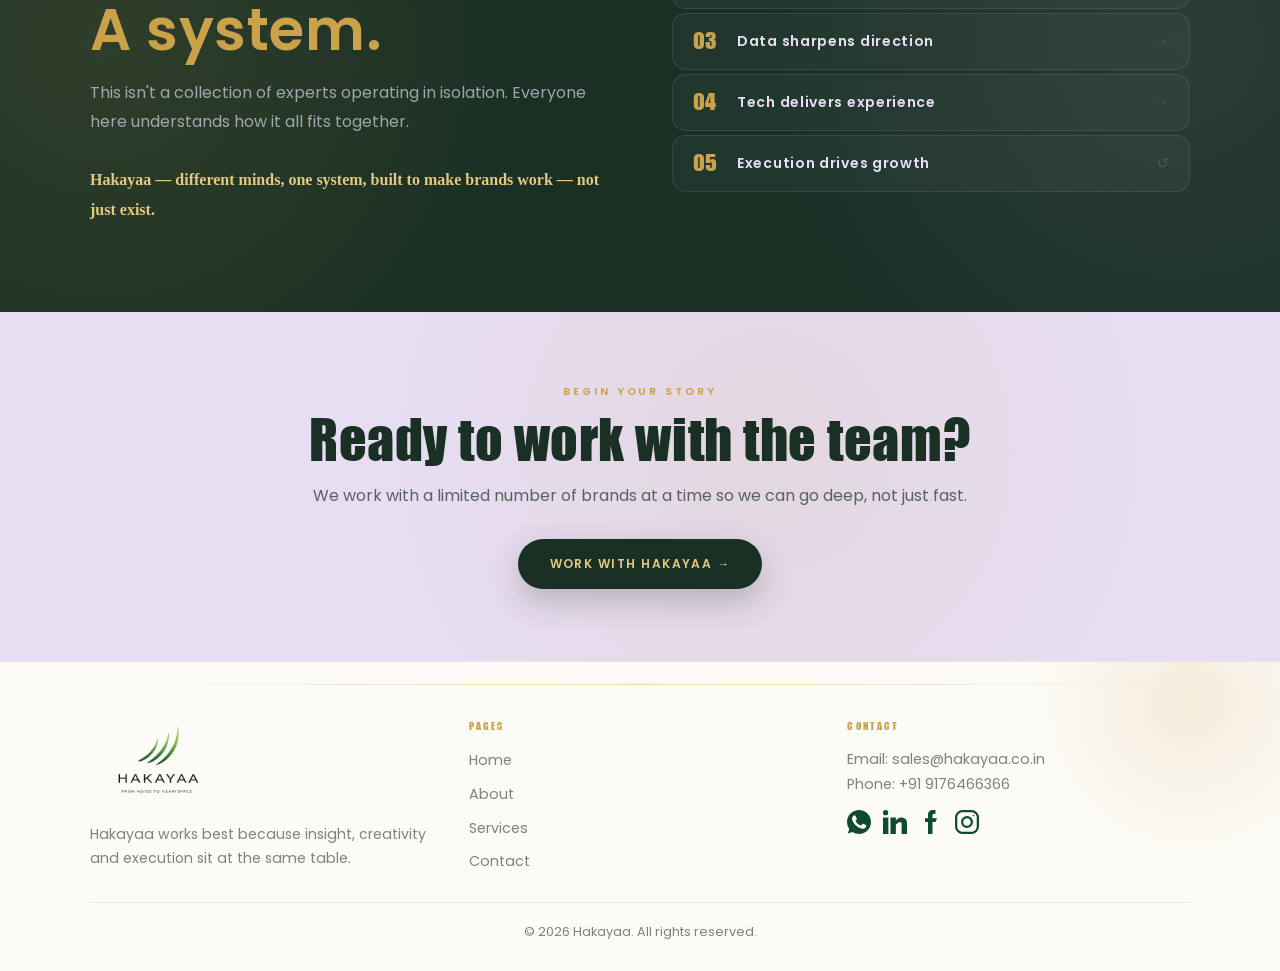
<file: team.html>
﻿<!DOCTYPE html>
<html lang="en">
<head>
<meta charset="UTF-8">
<meta name="viewport" content="width=device-width, initial-scale=1.0">
<title>Team | Hakayaa</title>
<link rel="stylesheet" href="css/style.css">
</head>
<body class="team-page">

<div class="cursor-dot" id="cursorDot"></div>

<nav class="navbar" id="navbar">
  <a class="logo" href="index.html" aria-label="Hakayaa Home">
    <img src="assets/images/hakaya-logo.png" alt="Hakayaa" onerror="this.style.display='none';this.nextElementSibling.style.display='block'">
    <span class="logo-text">HAKAYAA</span>
  </a>
  <button class="nav-toggle" id="navToggle" type="button" aria-expanded="false" aria-label="Toggle navigation">
    <span></span><span></span><span></span>
  </button>
  <ul class="nav-links" id="siteNav">
    <li><a href="index.html">Home</a></li>
    <li><a href="about.html">About</a></li>
    <li><a href="services.html">Services</a></li>
    <li><a href="team.html" class="active">Team</a></li>
    <!-- <li><a href="industries.html">Industries</a></li> -->
    <li><a href="contact.html">Contact</a></li>
  </ul>
</nav>

<main>
<section class="team-hero">
  <div class="hero-grid" aria-hidden="true"></div>
  <div class="hero-orb ho1" aria-hidden="true"></div>
  <div class="hero-orb ho2" aria-hidden="true"></div>
  <div class="hero-inner">
    <div class="hero-eyebrow"><span class="eline"></span>Who Makes Hakayaa Different<span class="eline"></span></div>
    <h1 class="hero-h1">NOT YOUR<br><span class="g">TYPICAL</span><br>PEOPLE.</h1>
    <div class="hero-divider"></div>
    <p class="hero-sub">Not your typical agency setup. Strategy, creative, sonic identity, and technology — <strong>one system, not six silos.</strong></p>
    <div class="hero-stats">
      <div class="hstat"><span class="hstat-num">6</span><span class="hstat-lbl">Specialists</span></div>
      <div class="hstat"><span class="hstat-num">1</span><span class="hstat-lbl">System</span></div>
      <div class="hstat"><span class="hstat-num">∞</span><span class="hstat-lbl">Stories</span></div>
    </div>
  </div>
  <div class="hero-scroll" aria-hidden="true">
    <div class="sline"></div>
    <span>Scroll</span>
  </div>
</section>

<section class="intro-band js-fade">
  <div class="intro-wm" aria-hidden="true">TEAM</div>
  <div class="intro-inner">
    <div>
      <p class="kicker">The Setup</p>
      <h2 class="intro-title">Most teams are built <span>IN SILOS.</span></h2>
      <p class="intro-body">
        Strategy here. Creative there. Tech somewhere else. Data doing its own thing.<br><br>
        Everyone's good at something. No one's thinking about everything.<br><br>
        <strong>We built Hakayaa differently.</strong> A team where insight shapes ideas, ideas connect with people, data sharpens every move, tech makes it real, and execution actually drives growth.<br><br>
        Not six departments. <strong>One system.</strong>
      </p>
    </div>
    <div>
      <div class="sys-grid">
        <div class="sys-cell">
          <div class="sys-icon">◈</div>
          <div class="sys-label">Insight shapes ideas</div>
          <div class="sys-desc">Data-driven thinking at every stage</div>
        </div>
        <div class="sys-cell">
          <div class="sys-icon">◉</div>
          <div class="sys-label">Ideas connect people</div>
          <div class="sys-desc">Narratives built for real humans</div>
        </div>
        <div class="sys-cell">
          <div class="sys-icon">◌</div>
          <div class="sys-label">Data sharpens moves</div>
          <div class="sys-desc">Every decision has signal behind it</div>
        </div>
        <div class="sys-cell">
          <div class="sys-icon">◍</div>
          <div class="sys-label">Tech makes it real</div>
          <div class="sys-desc">Execution that actually drives growth</div>
        </div>
      </div>
    </div>
  </div>
</section>

<section class="team-section">
  <div class="ts-head">
    <p class="kicker">The People</p>
    <h2 class="ts-title">The thinkers. The builders.<br><span>The ones who own the outcome.</span></h2>
  </div>

  <div class="team-list">
    <article class="mb js-member" id="naveen-krish">
      <div class="ml">
        <div>
          <div class="avatar">NK</div>
          <h2 class="mname">Naveen Krish</h2>
          <p class="mrole">Founder ·<br> Chief Of "Make It Happen"</p>
        </div>
        <div class="mn-bg" aria-hidden="true">NAVEEN</div>
      </div>
      <div class="mr">
        <h3 class="mhl">The one who makes sure <em>ideas don't stay ideas.</em></h3>
        <p class="mbody">Naveen brings a rare mix of <strong>discipline from sports, structure from business, and scale from real-world execution</strong> — from managing international cricket events and working with Chennai Super Kings, to building businesses across industries. He understands one thing deeply: <strong>execution is everything.</strong> The bridge between vision and reality, strategy and action, plan and outcome.</p>
        <div class="traits">
          <span class="tp"><span class="td"></span>Vision over noise</span>
          <span class="tp"><span class="td"></span>Commercially grounded</span>
          <span class="tp"><span class="td"></span>Long-term systems</span>
          <span class="tp"><span class="td"></span>Everything compounds</span>
        </div>
        <div class="gzq"><span class="qlbl">A Gen-Z Said About Him</span>"Gets things done. No drama. Best guy to go on a long drive with, definitely the guy I would trust for car recommendation."</div>
      </div>
    </article>

    <article class="mb js-member" id="vidya-nair">
      <div class="ml">
        <div>
          <div class="avatar">VN</div>
          <h2 class="mname">Vidya Nair</h2>
          <p class="mrole">Co-Founder · Chief Vibe Officer</p>
        </div>
        <div class="mn-bg" aria-hidden="true">VIDYA</div>
      </div>
      <div class="mr">
        <h3 class="mhl">The one who understands people <em>before they understand themselves.</em></h3>
        <p class="mbody">With a background spanning top agencies, startups, and cultural campaigns, Vidya has built brands that don't just show up — but stick. Her strength: seeing what others miss — <strong>emotional triggers, cultural shifts, the real reason people choose.</strong> She doesn't just build strategies. She builds hooks. The kind that make people stop, feel something, and remember you.</p>
        <div class="traits">
          <span class="tp"><span class="td"></span>Emotional triggers</span>
          <span class="tp"><span class="td"></span>Cultural undercurrents</span>
          <span class="tp"><span class="td"></span>Narrative systems</span>
          <span class="tp"><span class="td"></span>Always observing</span>
        </div>
        <div class="gzq"><span class="qlbl">A Gen-Z Said About Her</span>"Switches between Dragon and Mom energy, knows exactly why you click."</div>
      </div>
    </article>

    <article class="mb js-member" id="nithish-pranao">
      <div class="ml">
        <div>
          <div class="avatar">NP</div>
          <h2 class="mname">Nithish Pranao</h2>
          <p class="mrole">Head Of Sonic Alchemy</p>
        </div>
        <div class="mn-bg" aria-hidden="true">NITHISH</div>
      </div>
      <div class="mr">
        <h3 class="mhl">The one who makes brands <em>unforgettable through sound.</em></h3>
        <p class="mbody">From Carnatic roots to Western training, from composing for films to working with <strong>A.R. Rahman's ecosystem</strong> — Nithish blends structure, emotion, and experimentation. He doesn't just create music. He creates <strong>memory, mood, and identity.</strong> Because sound isn't an add-on. It's what people feel first.</p>
        <div class="traits">
          <span class="tp"><span class="td"></span>Sonic identity</span>
          <span class="tp"><span class="td"></span>Film composition</span>
          <span class="tp"><span class="td"></span>End-to-end production</span>
          <span class="tp"><span class="td"></span>Always listening</span>
        </div>
        <div class="gzq"><span class="qlbl">His Gen-Z Peers Feel</span>"His playlist is LIT, I want to share his Spotify forever. And his own music lives rent-free in people's heads."</div>
      </div>
    </article>

    <article class="mb js-member" id="gaurav">
      <div class="ml">
        <div>
          <div class="avatar">GN</div>
          <h2 class="mname">Gaurav Negi</h2>
          <p class="mrole">Head of Ideas &amp; Words</p>
        </div>
        <div class="mn-bg" aria-hidden="true">GAURAV</div>
      </div>
      <div class="mr">
        <h3 class="mhl">The one who turns thinking <em>into impact.</em></h3>
        <p class="mbody">Gaurav lives at the intersection of <strong>insight, storytelling, and culture.</strong> He doesn't just write — he finds angles others miss, builds narratives that stick, and turns ideas into things people actually care about. From campaigns to content to brand voice, he ensures everything sounds like it matters.</p>
        <div class="traits">
          <span class="tp"><span class="td"></span>Campaign ideation</span>
          <span class="tp"><span class="td"></span>Brand voice</span>
          <span class="tp"><span class="td"></span>Cultural storytelling</span>
          <span class="tp"><span class="td"></span>Unexpected angles</span>
        </div>
        <div class="gzq"><span class="qlbl">A Fellow Gen-Z Wrote</span>"That iPad of his is the new-age One Piece, it's a treasure of never-seen-before ideas. Probably because he says exactly what's needed to be said."</div>
      </div>
    </article>

    <article class="mb js-member" id="sreeha-mr">
      <div class="ml">
        <div>
          <div class="avatar">SM</div>
          <h2 class="mname">Sreeha M R</h2>
          <p class="mrole">Head of Data &amp; Breaking Patterns</p>
        </div>
        <div class="mn-bg" aria-hidden="true">SREEHA</div>
      </div>
      <div class="mr">
        <h3 class="mhl">The one who brings <em>clarity to chaos.</em></h3>
        <p class="mbody">Sreeha turns overwhelming data into <strong>clear insights, smart decisions, and scalable systems.</strong> With a background in data science and consulting, she is wired to break down chaos into something usable. She understands what matters, what's noise, and what to do next. And most importantly — she makes sure data actually gets used.</p>
        <div class="traits">
          <span class="tp"><span class="td"></span>Data science</span>
          <span class="tp"><span class="td"></span>Pattern recognition</span>
          <span class="tp"><span class="td"></span>Strategic clarity</span>
          <span class="tp"><span class="td"></span>3 steps ahead</span>
        </div>
        <div class="gzq"><span class="qlbl">Her Gen-Z Friend Said</span>"It's not just that she makes data make sense, she also has the kind of thinking I wish the rest of the world also possessed. Super clear about everything (except for what she wants to eat)."</div>
      </div>
    </article>

    <article class="mb js-member" id="vedika-gaonphale">
      <div class="ml">
        <div>
          <div class="avatar">VG</div>
          <h2 class="mname">Vedika Gaonphale</h2>
          <p class="mrole">Tech Experience Builder</p>
        </div>
        <div class="mn-bg" aria-hidden="true">VEDIKA</div>
      </div>
      <div class="mr">
        <h3 class="mhl">The one who makes everything <em>feel effortless.</em></h3>
        <p class="mbody">Vedika is where <strong>logic meets empathy.</strong> With a strong foundation in tech and a sharp instinct for user experience, she builds products that don't just function — they feel right. She simplifies complex systems, clunky journeys, and over-engineered experiences into something <strong>intuitive, clean, and usable.</strong></p>
        <div class="traits">
          <span class="tp"><span class="td"></span>UX / UI</span>
          <span class="tp"><span class="td"></span>Web &amp; app builds</span>
          <span class="tp"><span class="td"></span>Native internet instinct</span>
          <span class="tp"><span class="td"></span>Code &amp; culture</span>
        </div>
        <div class="gzq"><span class="qlbl">Her Gen-Z Philosophy</span>"Make complicated things feel stupidly simple."</div>
      </div>
    </article>
  </div>
</section>

<section class="system-sect js-fade" id="systemSect">
  <div class="sys-inner">
    <div>
      <p class="sys-kicker">Why This Works</p>
      <h2 class="sys-title">Not a group of specialists.<br><span>A system.</span></h2>
      <p class="sys-body">This isn't a collection of experts operating in isolation. Everyone here understands how it all fits together.<br><br><strong>Hakayaa — different minds, one system, built to make brands work — not just exist.</strong></p>
    </div>
    <div>
      <div class="flow-list">
        <div class="fi"><span class="fi-num">01</span><span class="fi-txt">Insight feeds creative</span><span class="fi-arr">→</span></div>
        <div class="fi"><span class="fi-num">02</span><span class="fi-txt">Creative connects with people</span><span class="fi-arr">→</span></div>
        <div class="fi"><span class="fi-num">03</span><span class="fi-txt">Data sharpens direction</span><span class="fi-arr">→</span></div>
        <div class="fi"><span class="fi-num">04</span><span class="fi-txt">Tech delivers experience</span><span class="fi-arr">→</span></div>
        <div class="fi"><span class="fi-num">05</span><span class="fi-txt">Execution drives growth</span><span class="fi-arr">↺</span></div>
      </div>
    </div>
  </div>
</section>

<section class="team-cta js-fade">
  <div class="cta-inner">
    <p class="cta-kicker">Begin Your Story</p>
    <h2 class="cta-title">Ready to work with the team?</h2>
    <p class="cta-sub">We work with a limited number of brands at a time so we can go deep, not just fast.</p>
    <a href="contact.html" class="cta-btn">Work With Hakayaa &rarr;</a>
  </div>
</section>
</main>

<footer class="site-footer">
  <div class="footer-container">
    <div class="footer-logo">
      <img src="assets/images/hakaya-logo.png" alt="Hakayaa" onerror="this.style.display='none'">
      <p>Hakayaa works best because insight, creativity and execution sit at the same table.</p>
    </div>
    <div class="footer-links">
      <h3>Pages</h3>
      <ul>
        <li><a href="index.html">Home</a></li>
        <li><a href="about.html">About</a></li>
        <li><a href="services.html">Services</a></li>
        <li><a href="contact.html">Contact</a></li>
      </ul>
    </div>
    <div class="footer-links">
      <h3>Contact</h3>
      <p>Email: sales@hakayaa.co.in</p>
      <p>Phone: +91 9176466366</p>
      <div class="footer-socials">
        <img src="assets/images/icon-whatsapp.svg" alt="WhatsApp">
        <img src="assets/images/icon-linkedin.svg" alt="LinkedIn">
        <img src="assets/images/icon-facebook.svg" alt="Facebook">
        <img src="assets/images/icon-instagram.svg" alt="Instagram">
      </div>
    </div>
  </div>
  <div class="footer-bottom">
    <p>&copy; 2026 Hakayaa. All rights reserved.</p>
  </div>
</footer>

<script src="js/script.js"></script>
</body>
</html>
</file>
<file: css/style.css>
﻿:root {
  --forest:        #1a3025;
  --forest-mid:    #244734;
  --forest-light:  #2f5638;
  --gold:          #c9a24a;
  --gold-soft:     #e5c87f;
  --gold-dim:      rgba(201,162,74,0.32);
  --gold-faint:    rgba(201,162,74,0.1);
  --lavender:      #e7def4;
  --lavender-mid:  #c8b8d8;
  --lavender-deep: #b0a0c8;
  --beige:         #f4efe4;
  --beige-mid:     #ede4d2;
  --cream:         #fdfbf7;
  --ink:           #111810;
  --muted:         #6a6760;
  --white:         #ffffff;
  --shadow-sm:     0 4px 16px rgba(16,33,24,0.08);
  --shadow-md:     0 12px 36px rgba(16,33,24,0.12);
  --shadow-lg:     0 24px 64px rgba(16,33,24,0.16);
}
.cursor-dot {
  position: fixed;
  top: 0;
  left: 0;
  width: 11px;
  height: 11px;
  background: #d4af37;
  border-radius: 50%;
  pointer-events: none;
  transform: translate3d(50vw, 50vh, 0) translate(-50%, -50%);
  z-index: 10000;
  opacity: 0;
  box-shadow:
    0 0 10px rgba(212, 175, 55, 0.95),
    0 0 24px rgba(212, 175, 55, 0.48),
    0 0 44px rgba(212, 175, 55, 0.26);
  transition: opacity 0.2s ease, background-color 0.2s ease, box-shadow 0.2s ease;
  will-change: transform;
}

.cursor-dot.is-visible {
  opacity: 1;
}

.cursor-dot.is-hovering {
  background: var(--gold);
  box-shadow:
    0 0 14px rgba(201, 168, 76, 1),
    0 0 32px rgba(201, 168, 76, 0.55),
    0 0 58px rgba(201, 168, 76, 0.3);
}

@media (hover: none), (pointer: coarse) {
  .cursor-dot {
    display: none !important;
  }
}
@font-face{
font-family:"Hakaya Impact";
src:url("../assets/fonts/impact.ttf") format("truetype");
font-weight:700;
font-style:normal;
font-display:swap;
}

@font-face{
font-family:"Hakaya Poppins";
src:url("../assets/fonts/Poppins-Regular.ttf") format("truetype");
font-weight:400;
font-style:normal;
font-display:swap;
}

@font-face{
font-family:"Hakaya Poppins";
src:url("../assets/fonts/Poppins-Medium.ttf") format("truetype");
font-weight:500;
font-style:normal;
font-display:swap;
}

@font-face{
font-family:"Hakaya Poppins";
src:url("../assets/fonts/Poppins-SemiBold.ttf") format("truetype");
font-weight:600;
font-style:normal;
font-display:swap;
}

*{
margin:0;
padding:0;
box-sizing:border-box;
font-family:"Poppins",sans-serif;
}

html{
scroll-behavior:smooth;
}

body{
background:
radial-gradient(circle at top, rgba(201,162,74,0.16), transparent 26%),
linear-gradient(180deg, #f8f1e6 0%, #f3ecf2 52%, #e7def4 100%);
color:var(--ink);
line-height:1.6;
}

a{
color:inherit;
}

img{
display:block;
max-width:100%;
max-height: 100%;
}

.navbar{
position:sticky;
top:0;
z-index:1000;
display:flex;
justify-content:space-between;
align-items:center;
padding:20px 64px;
background:rgba(248, 241, 230, 0.94);
backdrop-filter:blur(12px);
border-bottom:1px solid rgba(36, 71, 52, 0.12);
}

.logo img{
height:22px;
}

.nav-links{
display:flex;
align-items:center;
gap:28px;
list-style:none;
}

.nav-links a{
position:relative;
text-decoration:none;
font-size:15px;
font-weight:500;
color:var(--forest);
}

.nav-links a::after{
content:"";
position:absolute;
left:0;
bottom:-7px;
width:100%;
height:2px;
background:var(--gold);
transform:scaleX(0);
transform-origin:left;
transition:transform 0.3s ease;
}

.nav-links a:hover::after,
.nav-links a:focus-visible::after{
transform:scaleX(1);
}

.hero{
padding:50px 30px 20px;
}

.hero-shell{
max-width:1040px;
margin:0 auto;
padding:64px 72px;
border:1px solid rgba(36, 71, 52, 0.12);
border-radius:32px;
background:
linear-gradient(145deg, rgba(255,255,255,0.72), rgba(255,255,255,0.4)),
linear-gradient(180deg, rgba(201,162,74,0.12), rgba(36,71,52,0.03));
box-shadow:var(--shadow);
text-align:center;
overflow:hidden;
position:relative;
}

.hero-shell::before,
.hero-shell::after{
content:"";
position:absolute;
border-radius:999px;
pointer-events:none;
}

.hero-shell::before{
width:220px;
height:220px;
top:-70px;
left:-70px;
background:rgba(201,162,74,0.16);
filter:blur(10px);
}

.hero-shell::after{
width:280px;
height:280px;
right:-120px;
bottom:-140px;
background:rgba(36,71,52,0.09);
}

.eyebrow,
.section-kicker{
letter-spacing:0.18em;
text-transform:uppercase;
font-size:12px;
font-weight:700;
color:var(--muted);
}

.hero-brand{
display:flex;
flex-direction:column;
align-items:center;
gap:22px;
margin:18px 0 28px;
}

.hero-logo{
width:min(340px, 80vw);
filter:drop-shadow(0 14px 30px rgba(36, 71, 52, 0.12));
}

.hero-line{
width:min(180px, 40vw);
height:4px;
border-radius:999px;
background:linear-gradient(90deg, transparent, var(--gold), transparent);
animation:glowLine 2.8s ease-in-out infinite;
}

.hero-copy{
max-width:760px;
margin:0 auto;
}

.hero-copy h2{
font-size:clamp(1.9rem,3vw,3.4rem);
line-height:1.04;
font-weight:400;
letter-spacing:.01em;
color:var(--forest-deep);
margin:0;
}

.hero h1{
font-size:clamp(2.3rem, 4vw, 4.4rem);
line-height:1.06;
color:var(--forest-deep);
margin-bottom:22px;
}

.hero-intro,
.hero-problem,
.section-intro{
font-size:1.05rem;
color:#3c443d;
max-width:860px;
margin:0 auto;
}

.hero-problem{
margin-top:14px;
}

.hero-actions{
display:flex;
justify-content:center;
gap:16px;
margin-top:34px;
flex-wrap:wrap;
}

.button{
display:inline-flex;
align-items:center;
justify-content:center;
padding:14px 22px;
border-radius:999px;
text-decoration:none;
font-weight:600;
transition:transform 0.25s ease, background 0.25s ease, color 0.25s ease, border-color 0.25s ease;
}

.button:hover,
.button:focus-visible{
transform:translateY(-2px);
}

.button-primary{
background:var(--forest);
color:var(--cream);
}

.button-primary:hover,
.button-primary:focus-visible{
background:var(--forest-deep);
}

.button-secondary{
border:1px solid rgba(36, 71, 52, 0.2);
background:rgba(255,255,255,0.55);
color:var(--forest);
}

.section{
padding:3px 4px 8px;
}

.section-heading{
max-width:1120px;
margin:0 auto 34px;
text-align:center;
}

.section-title{
font-size:clamp(1.8rem, 3vw, 3rem);
line-height:1.15;
color:var(--gold);
margin:10px 0 0;
}

.statement-section{
padding-top:12px;
}

.statement-section .section-title{
max-width:980px;
margin:10px auto 0;
}

.pillar-section .section-intro{
margin-top:16px;
}

.pillar-placeholder{
max-width:920px;
min-height:360px;
margin:0 auto;
padding:44px;
border-radius:28px;
border:1px dashed rgba(36, 71, 52, 0.28);
background:
linear-gradient(180deg, rgba(255,255,255,0.68), rgba(255,255,255,0.42)),
repeating-linear-gradient(
135deg,
rgba(201,162,74,0.08),
rgba(201,162,74,0.08) 10px,
rgba(255,255,255,0.04) 10px,
rgba(255,255,255,0.04) 20px
);
display:flex;
flex-direction:column;
align-items:center;
justify-content:center;
gap:22px;
box-shadow:var(--shadow);
}

.pillar-stage{
display:flex;
align-items:flex-end;
justify-content:center;
gap:24px;
min-height:180px;
}

.pillar{
display:block;
width:62px;
border-radius:24px 24px 8px 8px;
background:linear-gradient(180deg, rgba(36,71,52,0.18), rgba(36,71,52,0.42));
animation:pillarPulse 2.8s ease-in-out infinite;
}

.pillar-one{
height:86px;
animation-delay:0s;
}

.pillar-two{
height:126px;
animation-delay:0.3s;
}

.pillar-three{
height:168px;
animation-delay:0.6s;
}

.pillar-caption{
font-size:0.95rem;
letter-spacing:0.12em;
text-transform:uppercase;
color:var(--muted);
}

.service-grid,
.grid{
max-width:1160px;
margin:0 auto;
display:grid;
grid-template-columns:repeat(auto-fit, minmax(240px, 1fr));
gap:24px;
}

.card{
background:linear-gradient(180deg, var(--forest) 0%, #203f2e 100%);
color:var(--cream);
padding:30px;
border-radius:24px;
border:1px solid rgba(255,255,255,0.08);
box-shadow:var(--shadow);
opacity:0;
transform:translateY(36px);
transition:transform 0.35s ease, box-shadow 0.35s ease, opacity 0.35s ease;
}

.card h3{
font-size:1.28rem;
margin-bottom:10px;
}

.card p{
color:rgba(244,239,228,0.88);
}

.card:hover{
transform:translateY(-8px);
box-shadow:0 28px 60px rgba(18, 36, 26, 0.22);
}

.card.show{
opacity:1;
transform:translateY(0);
}

.service-card{
text-decoration:none;
min-height:220px;
display:flex;
flex-direction:column;
justify-content:space-between;
position:relative;
overflow:hidden;
}

.service-card::after{
content:"Open";
align-self:flex-start;
margin-top:24px;
font-size:0.88rem;
font-weight:600;
color:var(--gold-soft);
}

.service-index{
display:inline-flex;
align-items:center;
justify-content:center;
width:max-content;
padding:6px 10px;
border-radius:999px;
margin-bottom:18px;
background:rgba(255,255,255,0.08);
font-size:0.78rem;
letter-spacing:0.12em;
text-transform:uppercase;
}

.service-card-more{
background:linear-gradient(180deg, var(--forest) 0%, #203f2e 100%);
color:var(--cream);
}

.service-card-more p,
.service-card-more .service-index{
color:rgba(244,239,228,0.9);
}

.service-card-more::after{
color:var(--gold-soft);
}

.team-preview-grid{
max-width:1160px;
margin:0 auto;
display:grid;
grid-template-columns:repeat(auto-fit, minmax(200px, 1fr));
gap:22px;
}

.team-flip-card{
text-decoration:none;
perspective:1200px;
min-height:250px;
}

.team-flip-inner{
position:relative;
width:100%;
height:100%;
min-height:250px;
transform-style:preserve-3d;
transition:transform 0.7s ease;
}

.team-flip-card:hover .team-flip-inner,
.team-flip-card:focus-visible .team-flip-inner{
transform:rotateY(180deg);
}

.team-face{
position:absolute;
inset:0;
padding:26px;
border-radius:24px;
backface-visibility:hidden;
box-shadow:var(--shadow);
display:flex;
flex-direction:column;
justify-content:space-between;
}

.team-front{
background:linear-gradient(180deg, rgba(255,255,255,0.82), rgba(255,255,255,0.56));
border:1px solid rgba(36,71,52,0.12);
color:var(--forest-deep);
}

.team-back{
background:linear-gradient(180deg, var(--forest-deep), var(--forest));
color:var(--cream);
transform:rotateY(180deg);
}

.team-tag{
display:inline-flex;
align-items:center;
justify-content:center;
width:52px;
height:52px;
border-radius:50%;
background:rgba(201,162,74,0.18);
color:var(--forest-deep);
font-weight:700;
letter-spacing:0.08em;
}

.team-back p{
color:rgba(244,239,228,0.9);
}

.founders-section{
--f-forest:#1a3025;
--f-forest-mid:#244734;
--f-gold:#c9a24a;
--f-gold-soft:#e5c87f;
--f-gold-dim:rgba(201,162,74,.3);
--f-lavender:#e7def4;
position:relative;
overflow:hidden;
background:var(--f-forest);
padding:88px 64px 96px;
isolation:isolate;
}

.founders-bg{
position:absolute;
inset:0;
z-index:0;
background-image:
linear-gradient(rgba(231,222,244,.05) 1px, transparent 1px),
linear-gradient(90deg, rgba(231,222,244,.05) 1px, transparent 1px);
background-size:72px 72px;
mask-image:radial-gradient(ellipse 90% 90% at 50% 50%, #000 0%, transparent 100%);
pointer-events:none;
}

.founders-shell{
position:relative;
z-index:1;
max-width:1160px;
margin:0 auto;
display:flex;
flex-direction:column;
gap:52px;
}

.founders-header{
max-width:760px;
}

.founders-kicker{
display:inline-flex;
align-items:center;
gap:14px;
font-family:"Hakaya Poppins","Poppins",sans-serif;
font-size:.68rem;
font-weight:700;
letter-spacing:.28em;
text-transform:uppercase;
color:var(--f-gold);
margin-bottom:18px;
}

.founders-kicker::before{
content:"";
width:28px;
height:1px;
background:rgba(201,162,74,.5);
flex-shrink:0;
}

.founders-title{
font-family:"Hakaya Impact",Impact,sans-serif;
font-size:clamp(3rem, 7vw, 6.4rem);
line-height:.92;
letter-spacing:.02em;
color:var(--f-lavender);
margin:0 0 20px;
}

.founders-sub{
font-family:"Hakaya Poppins","Poppins",sans-serif;
font-size:1rem;
line-height:1.82;
color:rgba(231,222,244,.65);
max-width:540px;
margin:0;
}

.founders-grid{
display:grid;
grid-template-columns:repeat(2, 1fr);
gap:2px;
background:rgba(231,222,244,.08);
border:1px solid rgba(231,222,244,.08);
border-radius:4px;
overflow:hidden;
}

.founders-card{
position:relative;
margin:0;
display:flex;
flex-direction:column;
background:var(--f-forest-mid);
overflow:hidden;
cursor:default;
}

.founders-photo-wrap{
position:relative;
width:100%;
aspect-ratio:4 / 3;
overflow:hidden;
}

.founders-photo{
position:absolute;
inset:0;
background-size:cover;
background-position:center top;
transition:transform .65s cubic-bezier(.16,1,.3,1), filter .65s cubic-bezier(.16,1,.3,1);
filter:grayscale(18%) brightness(.88);
}

.founders-photo-1{
background-color:#1e3a28;
background-image:url("../assets/images/founders1.svg");

}

.founders-photo-2{
background-color:#1a2e25;
background-image:url("../assets/images/founders.svg");

}

.founders-photo-3{
background-color:#16261e;
background-image:url("../assets/images/founders3.svg");

}

.founders-photo-4{
background-color:#1c3220;
background-image:url("../assets/images/founders4.svg");

}

.founders-photo-overlay{
position:absolute;
inset:0;
background:linear-gradient(to bottom, rgba(10,24,16,.05) 0%, rgba(10,24,16,.18) 45%, rgba(10,24,16,.82) 100%);
pointer-events:none;
}

.founders-card:hover .founders-photo{
transform:scale(1.04);
filter:grayscale(0%) brightness(.96);
}

.founders-card::before{
content:"";
position:absolute;
top:0;
left:0;
right:0;
height:2px;
background:linear-gradient(90deg, var(--f-gold), rgba(200,184,216,.7), transparent);
transform:scaleX(0);
transform-origin:left;
transition:transform .45s cubic-bezier(.16,1,.3,1);
z-index:3;
}

.founders-card:hover::before{
transform:scaleX(1);
}

.founders-caption{
position:relative;
z-index:2;
padding:22px 24px 26px;
display:flex;
flex-direction:column;
gap:10px;
background:rgba(10,24,16,.72);
backdrop-filter:blur(4px);
border-top:1px solid rgba(231,222,244,.07);
}

.founders-chip{
display:inline-flex;
width:fit-content;
align-items:center;
padding:6px 14px;
border-radius:999px;
border:1px solid var(--f-gold-dim);
background:rgba(201,162,74,.1);
font-family:"Hakaya Poppins","Poppins",sans-serif;
font-size:.64rem;
font-weight:700;
letter-spacing:.18em;
text-transform:uppercase;
color:var(--f-gold-soft);
transition:background .25s, border-color .25s;
}

.founders-card:hover .founders-chip{
background:rgba(201,162,74,.2);
border-color:rgba(201,162,74,.55);
}

.founders-caption p{
font-family:"Hakaya Poppins","Poppins",sans-serif;
font-size:.88rem;
line-height:1.7;
color:rgba(231,222,244,.72);
margin:0;
}

.founders-cta{
display:flex;
align-items:center;
justify-content:space-between;
gap:24px;
padding:28px 36px;
border-radius:8px;
border:1px solid rgba(231,222,244,.12);
background:rgba(231,222,244,.04);
flex-wrap:wrap;
}

.founders-cta-copy{
font-family:"Hakaya Poppins","Poppins",sans-serif;
font-size:1.04rem;
font-weight:500;
color:rgba(231,222,244,.78);
margin:0;
line-height:1.6;
}

.founders-cta-btn{
display:inline-flex;
align-items:center;
gap:6px;
flex-shrink:0;
padding:13px 28px;
border-radius:999px;
border:1px solid var(--f-gold-dim);
background:var(--f-gold);
color:var(--f-forest);
font-family:"Hakaya Poppins","Poppins",sans-serif;
font-size:.78rem;
font-weight:700;
letter-spacing:.12em;
text-transform:uppercase;
text-decoration:none;
transition:background .25s, color .25s, transform .25s, box-shadow .25s;
box-shadow:0 8px 24px rgba(201,162,74,.26);
}

.founders-cta-btn:hover{
background:var(--f-gold-soft);
transform:translateY(-3px);
box-shadow:0 16px 36px rgba(201,162,74,.34);
}

.js-founders-reveal{
opacity:0;
transform:translateY(32px);
transition:
opacity .82s cubic-bezier(.16,1,.3,1) var(--delay, 0s),
transform .82s cubic-bezier(.16,1,.3,1) var(--delay, 0s);
}

.js-founders-reveal.is-visible{
opacity:1;
transform:translateY(0);
}

.founders-card:nth-child(1){
--delay:.08s;
}

.founders-card:nth-child(2){
--delay:.16s;
}

.founders-card:nth-child(3){
--delay:.24s;
}

.founders-card:nth-child(4){
--delay:.32s;
}

.founders-cta{
--delay:.44s;
}

@media (max-width: 900px){
.founders-section{
padding:64px 24px 72px;
}

.founders-grid{
grid-template-columns:1fr;
}

.founders-photo-wrap{
aspect-ratio:16 / 7;
}

.founders-cta{
flex-direction:column;
align-items:flex-start;
gap:18px;
padding:22px 24px;
}

.founders-cta-btn{
width:100%;
justify-content:center;
}
}

@media (max-width: 600px){
.founders-title{
font-size:clamp(2.6rem, 12vw, 3.8rem);
}

.founders-caption{
padding:16px 18px 20px;
}
}

.team-grid{
display:grid;
grid-template-columns:repeat(auto-fit, minmax(240px, 1fr));
gap:28px;
max-width:1100px;
margin:0 auto;
}

.team-card{
background:rgba(255,255,255,0.8);
padding:35px;
text-align:center;
border:1px solid rgba(36,71,52,0.1);
border-radius:24px;
box-shadow:var(--shadow);
transition:transform 0.3s ease, box-shadow 0.3s ease;
}

.team-card:hover{
transform:translateY(-8px);
box-shadow:0 25px 50px rgba(18, 36, 26, 0.14);
}

.team-photo{
width:120px;
height:120px;
margin:0 auto 18px;
border-radius:50%;
background:linear-gradient(180deg, rgba(201,162,74,0.22), rgba(36,71,52,0.1));
border:2px solid rgba(201,162,74,0.7);
}

.team-card h3{
color:var(--forest-deep);
}

.role{
color:var(--gold);
font-size:14px;
font-weight:600;
}

.services-intro{
max-width:860px;
margin:0 auto;
padding:34px 38px;
border-left:6px solid var(--gold);
border-radius:20px;
background:linear-gradient(180deg, var(--forest) 0%, #203f2e 100%);
color:var(--cream);
box-shadow:var(--shadow);
text-align:center;
}

.method-card{
min-height:220px;
}

.contact-form{
max-width:680px;
margin:24px auto 0;
padding:30px;
border-radius:24px;
background:rgba(255, 255, 255, 0.951);
border:1px solid rgba(36,71,52,0.12);
box-shadow:var(--shadow);
}

.contact-form input,
.contact-form textarea{
width:100%;
padding:15px 16px;
margin-bottom:14px;
border-radius:16px;
border:1px solid rgba(36,71,52,0.16);
background:rgba(255,255,255,0.72);
font:inherit;
}

.contact-form button{
width:100%;
padding:15px 18px;
border:none;
border-radius:999px;
background:var(--forest);
color:var(--cream);
font:inherit;
font-weight:600;
cursor:pointer;
transition:background 0.25s ease, transform 0.25s ease;
}

.contact-form button:hover{
background:var(--forest-deep);
transform:translateY(-2px);
}

.contact-form button:disabled{
opacity:0.7;
cursor:wait;
transform:none;
}

.contact-form-status{
min-height:1.5em;
margin-top:12px;
font-family:"Hakaya Poppins", sans-serif;
font-size:0.95rem;
}

.contact-form-status.is-success{
color:var(--forest-deep);
}

.contact-form-status.is-error{
color:#a33b2b;
}

.fade-section{
opacity:0;
transform:translateY(44px);
transition:opacity 0.8s ease, transform 0.8s ease;
}

.fade-section.visible{
opacity:1;
transform:translateY(0);
}

.reveal{
opacity:0;
transform:translateY(22px);
transition:opacity 0.8s ease, transform 0.8s ease;
}

.reveal.is-visible{
opacity:1;
transform:translateY(0);
}

footer,
.site-footer{
position:relative;
overflow:hidden;
background:#ffffff;
color:var(--forest-deep);
padding:60px 64px 28px;
margin-top:48px;
border-top:4px solid var(--gold);
}

.site-footer::before{
content:"";
position:absolute;
inset:22px 64px auto;
height:1px;
background:linear-gradient(90deg, transparent, rgba(229,200,127,0.82), transparent);
opacity:0.85;
pointer-events:none;
}

.site-footer::after{
content:"";
position:absolute;
top:-120px;
right:-70px;
width:320px;
height:320px;
border-radius:50%;
background:radial-gradient(circle, rgba(201,162,74,0.16), rgba(201,162,74,0) 72%);
pointer-events:none;
}

.footer-container{
max-width:1160px;
margin:0 auto 28px;
display:grid;
grid-template-columns:repeat(auto-fit, minmax(220px, 1fr));
gap:40px;
position:relative;
z-index:1;
align-items:start;
}

.footer-container > *{
min-width:0;
}

.footer-logo img{
width:240px;
margin-bottom:10px;
}

.footer-links h3{
margin-bottom:14px;
font-size:0.84rem;
font-weight:600;
letter-spacing:0.16em;
text-transform:uppercase;
color:rgba(229,200,127,0.9);
}

.footer-links ul{
list-style:none;
}

.footer-links li + li{
margin-top:8px;
}

.footer-links a{
text-decoration:none;
color:var(--cream);
}

.footer-link-inline{
display:inline-block;
margin-top:14px;
padding:10px 0 4px;
border-bottom:1px solid rgba(229,200,127,0.36);
border-radius:999px;
background:transparent;
color:var(--gold-soft);
}

.footer-socials{
display:flex;
align-items:center;
flex-wrap:wrap;
gap:14px;
margin-top:18px;
}

.footer-socials img{
width:30px;
height:30px;
object-fit:contain;
display:block;
}

.brand-logo-wall{
display:flex;
align-items:center;
justify-content:center;
flex-wrap:wrap;
gap:30px;
}

.brand-logo-link{
display:flex;
align-items:center;
justify-content:center;
min-height:72px;
text-decoration:none;
}

.brand-logo-link img{
width:auto;
height:100px;
max-width:170px;
object-fit:contain;
display:block;
}

.footer-links a:hover,
.footer-link-inline:hover{
color:var(--gold-soft);
}

.footer-bottom{
max-width:1160px;
margin:0 auto;
padding-top:20px;
border-top:1px solid rgba(255,255,255,0.16);
font-size:14px;
text-align:center;
color:rgba(244,239,228,0.8);
position:relative;
z-index:1;
}

@keyframes glowLine{
0%, 100%{
transform:scaleX(0.9);
opacity:0.65;
}
50%{
transform:scaleX(1.08);
opacity:1;
}
}

@keyframes pillarPulse{
0%, 100%{
transform:translateY(0);
opacity:0.72;
}
50%{
transform:translateY(-10px);
opacity:1;
}
}

@media (max-width: 900px){
.navbar{
padding:18px 24px;
flex-direction:column;
gap:18px;
}

.nav-links{
flex-wrap:wrap;
justify-content:center;
gap:16px 20px;
}

.hero{
padding:36px 20px 24px;
}

.hero-shell{
padding:42px 22px;
border-radius:24px;
}

.section{
padding:24px 20px 72px;
}

.pillar-placeholder{
padding:28px 18px;
min-height:300px;
}

footer{
padding:48px 20px 24px;
}
}

@media (max-width: 600px){
.hero h1{
font-size:2rem;
}

.hero-intro,
.hero-problem,
.section-intro{
font-size:0.98rem;
}

.pillar-stage{
gap:14px;
}

.pillar{
width:48px;
}

.proof-grid{
grid-template-columns:repeat(2, minmax(0, 1fr));
}
}

.page-intro{
padding-top:32px;
}

.story-list{
max-width:920px;
margin:18px auto 0;
padding-left:22px;
color:#3c443d;
}

.story-list li + li{
margin-top:10px;
}

.team-preview-grid{
grid-template-columns:repeat(3, minmax(0, 1fr));
}

.team-flip-card{
min-height:280px;
}

.team-face{
justify-content:flex-start;
gap:14px;
}

.team-front p,
.team-back p{
font-size:0.82rem;
line-height:1.45;
}

.team-front p{
letter-spacing:0.08em;
text-transform:uppercase;
color:var(--muted);
}

.team-back p{
margin-top:auto;
}

.team-grid{
grid-template-columns:repeat(3, minmax(0, 1fr));
gap:24px;
}

.team-card{
height:100%;
display:flex;
flex-direction:column;
align-items:flex-start;
text-align:left;
text-decoration:none;
}

.team-card h3{
font-size:1.18rem;
}

.role{
font-size:0.68rem;
line-height:1.45;
letter-spacing:0.12em;
text-transform:uppercase;
}

.team-card p:last-child{
margin-top:auto;
}

.team-detail-list{
max-width:1100px;
margin:0 auto;
display:grid;
gap:24px;
}

.team-member-section{
scroll-margin-top:120px;
}

.team-member-section .section-kicker{
margin-bottom:10px;
}

.member-name{
font-size:clamp(1.7rem, 3vw, 2.5rem);
line-height:1.1;
color:var(--forest-deep);
margin-bottom:16px;
}

.member-summary{
font-size:1rem;
color:var(--forest);
font-weight:600;
margin-bottom:20px;
}

.member-beyond{
margin-top:16px;
padding-top:16px;
border-top:1px solid rgba(36,71,52,0.14);
}

@media (max-width: 900px){
.team-preview-grid,
.team-grid{
grid-template-columns:repeat(2, minmax(0, 1fr));
}
}

@media (max-width: 600px){
.team-preview-grid,
.team-grid{
grid-template-columns:1fr;
}

.story-slides{
min-height:90vh;
width:calc(100% + 40px);
margin:0 -20px 24px;
padding:20px;
}

.story-slides-meta{
top:20px;
padding:0 8px;
}

.story-slides-kicker{
font-size:0.68rem;
letter-spacing:0.22em;
}

.story-slides-status{
font-size:0.84rem;
}

.story-slide{
padding:22px;
}

.story-slide-heading p{
font-size:clamp(1.85rem, 9vw, 3.2rem);
}

.story-slide-support p{
font-size:clamp(1.15rem, 5vw, 1.7rem);
line-height:1.35;
}

.story-slide-small p{
font-size:clamp(1rem, 4.8vw, 1.45rem);
transform:translateY(-2vh);
}

.story-slide .big{
font-size:1.14rem;
}

.story-slides-nav{
bottom:18px;
}

.story-slides-progress{
bottom:50px;
width:min(100%, 220px);
}

.story-slides-controls{
inset:0;
}

.story-slides-button{
width:48px;
height:48px;
padding:0;
font-size:1.45rem;
}

.story-slides-prev{
left:10px;
}

.story-slides-next{
right:10px;
}

.story-orb-one{
width:160px;
height:160px;
}

.story-orb-two{
width:190px;
height:190px;
}

.story-orb-three{
width:110px;
height:110px;
}
}


.card{
opacity:1;
transform:none;
}

.fade-section,
.fade-section.visible,
.reveal,
.reveal.is-visible{
opacity:1;
transform:none;
}

.pillar-section{
padding-top:0;
padding-bottom:8px;
}

.story-slides{
--story-slides-scale:1;
position:relative;
width:calc(100% + 128px);
margin:0 -64px 36px;
min-height:100vh;
overflow:hidden;
display:flex;
flex-direction:column;
align-items:center;
justify-content:center;
padding:40px;
background:linear-gradient(180deg, #0b2e26 0%, #050807 100%);
text-align:center;
isolation:isolate;
}

.story-slides::before{
content:"";
position:absolute;
inset:0;
background:
radial-gradient(circle at 20% 20%, rgba(200, 162, 200, 0.12), transparent 35%),
radial-gradient(circle at 78% 16%, rgba(212, 175, 55, 0.16), transparent 24%),
radial-gradient(circle at 50% 100%, rgba(11, 46, 38, 0.76), transparent 55%),
linear-gradient(180deg, #0b2e26 0%, #050807 100%);
transform:scale(var(--story-slides-scale));
transform-origin:center center;
z-index:-2;
}

.story-slides-ambient{
position:absolute;
inset:0;
pointer-events:none;
z-index:-1;
overflow:hidden;
}

.story-orb,
.story-beam{
position:absolute;
display:block;
}

.story-orb{
border-radius:999px;
filter:blur(10px);
opacity:0.38;
}

.story-orb-one{
top:14%;
left:10%;
width:220px;
height:220px;
background:radial-gradient(circle, rgba(212, 175, 55, 0.36) 0%, rgba(212, 175, 55, 0) 72%);
}

.story-orb-two{
right:10%;
bottom:16%;
width:300px;
height:300px;
background:radial-gradient(circle, rgba(200, 162, 200, 0.24) 0%, rgba(200, 162, 200, 0) 74%);
}

.story-orb-three{
top:42%;
left:48%;
width:180px;
height:180px;
background:radial-gradient(circle, rgba(255, 255, 255, 0.1) 0%, rgba(255, 255, 255, 0) 72%);
}

.story-beam{
top:0;
bottom:0;
width:1px;
background:linear-gradient(180deg, rgba(255,255,255,0) 0%, rgba(255,255,255,0.18) 50%, rgba(255,255,255,0) 100%);
opacity:0.28;
}

.story-beam-left{
left:14%;
}

.story-beam-right{
right:14%;
}

.story-slides-overlay{
position:absolute;
inset:0;
background-image:
radial-gradient(rgba(255, 255, 255, 0.18) 0.7px, transparent 0.9px),
radial-gradient(rgba(200, 162, 200, 0.14) 0.7px, transparent 0.9px),
radial-gradient(rgba(212, 175, 55, 0.08) 0.6px, transparent 0.8px);
background-position:0 0, 13px 17px, 29px 11px;
background-size:24px 24px, 31px 31px, 37px 37px;
opacity:0.08;
mix-blend-mode:soft-light;
pointer-events:none;
z-index:-1;
}

.story-slides-meta{
position:absolute;
top:34px;
left:50%;
z-index:2;
width:min(100%, 1080px);
display:flex;
align-items:center;
justify-content:space-between;
gap:20px;
padding:0 42px;
transform:translateX(-50%);
}

.story-slides-kicker{
margin:0;
font-family:"Hakaya Poppins","Poppins",sans-serif;
font-size:0.82rem;
font-weight:600;
letter-spacing:0.28em;
text-transform:uppercase;
color:rgba(255,255,255,0.72);
}

.story-slides-status{
display:flex;
align-items:center;
gap:8px;
font-family:"Hakaya Impact", Impact, sans-serif;
font-size:1rem;
letter-spacing:0.12em;
color:rgba(255,255,255,0.78);
}

.story-slides-current{
color:#d4af37;
}

.story-slides-viewport{
position:relative;
z-index:1;
width:min(100%, 1060px);
overflow:hidden;
}

.story-slides-track{
display:flex;
width:100%;
transform:translateX(0);
transition:transform 1.1s ease-in-out;
will-change:transform;
}

.story-slide{
flex:0 0 100%;
min-height:min(72vh, 760px);
display:flex;
align-items:center;
justify-content:center;
padding:72px 72px 112px;
position:relative;
overflow:hidden;
}

.story-slide::before{
content:"";
position:absolute;
inset:10% 8%;
border-radius:40px;
opacity:0;
pointer-events:none;
transition:opacity 0.8s ease, transform 0.8s ease;
transform:scale(0.96);
}

.story-slide.is-active::before{
opacity:1;
transform:scale(1);
}

.story-slide p{
width:min(100%, 900px);
margin:0 auto;
font-family:"Hakaya Impact", Impact, sans-serif;
font-size:clamp(2rem, 5vw, 5rem);
line-height:1.08;
letter-spacing:0.02em;
color:#ffffff;
opacity:0.35;
transform:translateY(34px) scale(0.98);
filter:blur(8px);
transition:
opacity 1s ease,
transform 1s ease,
filter 1s ease,
text-shadow 1s ease;
text-shadow:0 18px 48px rgba(0,0,0,0.22);
}

.story-slide.is-active p{
opacity:1;
transform:translateY(0) scale(1);
filter:blur(0);
}

.story-scene-hero{
align-items:flex-end;
padding-bottom:18vh;
}

.story-scene-hero p{
max-width:960px;
font-size:clamp(2.7rem, 6.6vw, 6.4rem);
line-height:0.98;
letter-spacing:0.015em;
}

.story-scene-hero::before{
background:radial-gradient(circle at 50% 75%, rgba(212, 175, 55, 0.14), rgba(212, 175, 55, 0) 45%);
}

.story-scene-rhythm{
align-items:center;
justify-content:flex-start;
padding-left:10%;
}

.story-scene-rhythm p{
max-width:760px;
text-align:left;
font-size:clamp(2.4rem, 6vw, 5.3rem);
line-height:1.02;
}

.story-scene-rhythm .gold{
display:block;
margin-top:0.16em;
font-size:1.08em;
}

.story-scene-rhythm::before{
background:linear-gradient(90deg, rgba(255,255,255,0.04) 0%, rgba(255,255,255,0) 34%), radial-gradient(circle at 16% 52%, rgba(200, 162, 200, 0.16), rgba(200, 162, 200, 0) 28%);
}

.story-scene-emphasis{
align-items:center;
justify-content:center;
}

.story-scene-emphasis p{
font-size:clamp(3rem, 8vw, 7.4rem);
line-height:0.94;
letter-spacing:0.01em;
}

.story-scene-emphasis::before{
background:radial-gradient(circle at 50% 50%, rgba(212, 175, 55, 0.16), rgba(212, 175, 55, 0) 34%);
}

.story-scene-explainer{
align-items:flex-start;
padding-top:16vh;
}

.story-scene-explainer p{
max-width:920px;
text-align:left;
font-size:clamp(1.45rem, 2.8vw, 2.4rem);
line-height:1.45;
}

.story-scene-explainer::before{
background:linear-gradient(135deg, rgba(255,255,255,0.035) 0 12%, transparent 12% 24%, rgba(255,255,255,0.025) 24% 36%, transparent 36% 48%, rgba(255,255,255,0.02) 48% 60%, transparent 60% 72%, rgba(255,255,255,0.03) 72% 84%, transparent 84% 100%);
}

.story-scene-legends{
align-items:center;
justify-content:center;
}

.story-scene-legends p{
max-width:980px;
font-size:clamp(1.5rem, 2.8vw, 2.4rem);
line-height:1.25;
}

.story-scene-legends .big{
display:block;
margin-top:0.18em;
font-size:clamp(4.4rem, 10vw, 8.6rem);
letter-spacing:0.02em;
}

.story-scene-legends::before{
background:radial-gradient(circle at 50% 50%, rgba(212, 175, 55, 0.18), rgba(212, 175, 55, 0) 42%);
}

.story-scene-problem{
align-items:flex-end;
justify-content:flex-start;
padding-left:10%;
padding-bottom:18vh;
}

.story-scene-problem p{
max-width:760px;
text-align:left;
color:rgba(255,255,255,0.92);
}

.story-scene-problem::before{
background:radial-gradient(circle at 20% 80%, rgba(255,255,255,0.08), rgba(255,255,255,0) 24%);
}

.story-scene-solution{
align-items:center;
justify-content:flex-end;
padding-right:10%;
}

.story-scene-solution p{
max-width:720px;
text-align:right;
font-size:clamp(1.7rem, 3.2vw, 2.9rem);
}

.story-scene-solution::before{
background:linear-gradient(270deg, rgba(255,255,255,0.05) 0%, rgba(255,255,255,0) 34%);
}

.story-scene-system{
align-items:flex-start;
justify-content:center;
padding-top:13vh;
}

.story-scene-system p{
max-width:1000px;
text-align:left;
font-size:clamp(1.25rem, 2.35vw, 2rem);
line-height:1.52;
}

.story-scene-system::before{
background:radial-gradient(circle at 78% 26%, rgba(200, 162, 200, 0.16), rgba(200, 162, 200, 0) 22%), radial-gradient(circle at 22% 72%, rgba(212, 175, 55, 0.12), rgba(212, 175, 55, 0) 24%);
}

.story-scene-brand{
align-items:center;
justify-content:center;
}

.story-scene-brand p{
max-width:820px;
font-size:clamp(2.1rem, 5vw, 4.8rem);
line-height:1.03;
}

.story-scene-brand::before{
background:radial-gradient(circle at 50% 50%, rgba(200, 162, 200, 0.14), rgba(200, 162, 200, 0) 34%);
}

.story-scene-closing{
align-items:flex-start;
justify-content:center;
padding-top:20vh;
}

.story-scene-closing p{
font-size:clamp(1.1rem, 2vw, 1.9rem);
letter-spacing:0.12em;
text-transform:uppercase;
color:rgba(255,255,255,0.82);
}

.story-scene-closing::before{
background:linear-gradient(180deg, rgba(255,255,255,0.03), rgba(255,255,255,0));
}

.story-slide-support p{
font-family:"Hakaya Poppins","Poppins",sans-serif;
font-size:clamp(1.4rem, 2.6vw, 2.35rem);
font-weight:500;
line-height:1.35;
letter-spacing:0;
}

.story-slide-small p{
font-size:clamp(1.2rem, 2.3vw, 2rem);
font-family:"Hakaya Poppins","Poppins",sans-serif;
transform:translateY(-4vh);
}

.story-slide-small.is-active p{
transform:translateY(-4vh);
}

.story-slide .gold{
color:#d4af37;
}

.story-slide .lilac{
color:#c8a2c8;
}

.story-slide .big{
display:inline-block;
font-size:1.2em;
line-height:0.95;
text-shadow:0 0 26px rgba(212, 175, 55, 0.22), 0 16px 40px rgba(0,0,0,0.2);
}

.story-glow{
text-shadow:0 0 0 rgba(212, 175, 55, 0);
}

.story-slides-progress{
position:absolute;
left:50%;
bottom:62px;
z-index:2;
width:min(100%, 320px);
height:2px;
background:rgba(255,255,255,0.14);
transform:translateX(-50%);
overflow:hidden;
}

.story-slides-progress-bar{
display:block;
width:10%;
height:100%;
background:linear-gradient(90deg, rgba(212, 175, 55, 0.5) 0%, #d4af37 100%);
box-shadow:0 0 18px rgba(212, 175, 55, 0.34);
transform-origin:left center;
}

.story-slides-nav{
position:absolute;
left:50%;
bottom:26px;
z-index:2;
display:flex;
gap:10px;
transform:translateX(-50%);
}

.story-slides-controls{
position:absolute;
inset:0;
z-index:2;
pointer-events:none;
}

.story-slides-button{
appearance:none;
position:absolute;
top:50%;
transform:translateY(-50%);
width:58px;
height:58px;
border:1px solid rgba(255,255,255,0.22);
background:rgba(255,255,255,0.06);
color:#ffffff;
font-family:"Hakaya Impact", Impact, sans-serif;
font-size:1.8rem;
font-weight:700;
line-height:1;
padding:0;
border-radius:999px;
cursor:pointer;
pointer-events:auto;
transition:background-color 0.25s ease, border-color 0.25s ease, color 0.25s ease, transform 0.25s ease, opacity 0.25s ease, box-shadow 0.25s ease, text-shadow 0.25s ease;
}

.story-slides-prev{
left:24px;
}

.story-slides-next{
right:24px;
}

.story-slides-button:hover:not(:disabled),
.story-slides-button:focus-visible:not(:disabled){
background:rgba(212, 175, 55, 0.14);
border-color:rgba(212, 175, 55, 0.72);
color:#d4af37;
transform:translateY(calc(-50% - 1px));
box-shadow:0 0 22px rgba(212, 175, 55, 0.26), 0 0 44px rgba(212, 175, 55, 0.14);
text-shadow:0 0 14px rgba(212, 175, 55, 0.48);
}

.story-slides-button:disabled{
opacity:0.45;
cursor:default;
}

.story-slides-dot{
width:9px;
height:9px;
border-radius:999px;
background:rgba(255,255,255,0.25);
box-shadow:0 0 0 1px rgba(255,255,255,0.08);
transition:transform 0.45s ease, background-color 0.45s ease, width 0.45s ease;
}

.story-slides-dot.is-active{
width:28px;
background:#d4af37;
box-shadow:0 0 18px rgba(212, 175, 55, 0.3);
}

.story-slides.story-slides-playing::before{
animation:storySlidesScale 28s ease-in-out forwards;
}

@media (max-width: 900px){
.story-slides{
width:calc(100% + 40px);
margin:0 -20px 28px;
}

.story-slides-meta{
padding:0 18px;
}

.story-slide{
padding:76px 28px 118px;
}
}

@keyframes storySlidesScale{
from{
transform:scale(1);
}
to{
transform:scale(1.05);
}
}

.pillar-placeholder{
max-width:1160px;
min-height:320px;
margin:0 auto;
padding:44px;
border-radius:28px;
border:1px dashed rgba(44, 78, 56, 0.18);
background:rgba(248, 242, 229, 0.58);
}

.pillar-placeholder-empty{
background:transparent;
box-shadow:none;
}

.animated-banner{
width:min(100%, 900px);
height:auto;
aspect-ratio:16 / 11;
margin:0 auto;
padding:0;
min-height:0;
overflow:hidden;
border:0;
background:transparent;
border-radius:0;
box-shadow:none;
}

.animated-banner-video{
display:block;
width:100%;
height:100%;
object-fit:cover;
border-radius:0;
}


.team-preview-section .team-card{
height:100%;
display:flex;
flex-direction:column;
align-items:flex-start;
text-align:left;
text-decoration:none;
justify-content:flex-start;
gap:14px;
}

.team-preview-section .team-card h3{
font-size:1.18rem;
margin:0;
}

.team-preview-section .team-card p{
margin:0;
}

.team-preview-section .team-card p:last-child{
margin-top:auto;
}


.footer-links h3{
color:var(--forest-deep);
}

.footer-links a,
.footer-logo p,
.footer-bottom{
color:rgba(25,51,37,0.82);
}

footer{
background:#e7def4;
color:var(--forest-deep);
border-top:4px solid rgba(201,162,74,0.55);
}

/* Hakayaa parity overrides */
*{
font-family:Georgia, "Times New Roman", serif;
}

.navbar,
.footer-container,
.footer-bottom,
.service-grid,
.grid,
.team-preview-grid,
.team-grid,
.section-heading,
.hero-shell,
.manifesto-panel{
max-width:1160px;
margin:0 auto;
}

.navbar{
padding:18px 64px;
backdrop-filter:blur(14px);
}

.nav-links a{
font-size:15px;
letter-spacing:.08em;
text-transform:uppercase;
font-weight:400;
}

.nav-links a::after{
height:1px;
bottom:-8px;
}

.hero{
padding:28px 64px 42px;
}

.section{
padding:28px 64px 84px;
}

.page-intro{
padding-top:56px;
}

.hero-shell,
.manifesto-panel,
.contact-form{
padding:64px 72px;
border-radius:32px;
box-shadow:0 24px 70px rgba(16, 33, 24, 0.14);
}

.hero-shell::before,
.manifesto-panel::before{
content:"";
position:absolute;
inset:0;
background:radial-gradient(circle at top, rgba(201,162,74,0.14), transparent 26%), radial-gradient(circle at bottom right, rgba(36,71,52,0.12), transparent 34%);
pointer-events:none;
}

.hero-wireframe .hero-shell,
.one-pager-hero .hero-shell{
text-align:center;
min-height:calc(100vh - 180px);
display:flex;
flex-direction:column;
justify-content:flex-start;
padding-top:12px;
}

.eyebrow,
.section-kicker{
font-size:16px;
letter-spacing:.34em;
text-transform:uppercase;
font-weight:550;
}

.hero-brand,
.hero-copy,
.hero-actions,
.section-heading{
position:relative;
z-index:1;
}

.hero-brand{
display:flex;
flex-direction:column;
align-items:center;
gap:0;
margin:0 0 18px;
}

.hero-logo{
width:min(980px, 94vw);
height:auto;
max-height:520px;
object-fit:contain;
filter:drop-shadow(0 14px 30px rgba(36,71,52,.10));
}

.hero-logo-video{
display:block;
background:transparent;
}

.hero-logo-svg{
display:block;
border:0;
background:transparent;
}

.hero-logo-svg svg{
display:block;
width:100%;
height:100%;
max-height:inherit;
}

.hero-wordmark{
font-size:clamp(3.4rem, 10vw, 6.8rem);
line-height:.95;
text-transform:uppercase;
letter-spacing:.18em;
color:var(--forest-deep);
text-shadow:0 8px 30px rgba(36,71,52,.08);
}

.hero-brand-line{
max-width:620px;
font-size:.95rem;
letter-spacing:.08em;
text-transform:uppercase;
color:rgba(25,51,37,.76);
}

.hero h1,
.hero-copy h2,
.section-title,
.manifesto-panel h2,
.member-name,
.team-member-section h2,
.team-member-section h3{
font-size:clamp(2.1rem,4vw,4.8rem);
line-height:1.04;
font-weight:400;
letter-spacing:.01em;
}

.hero-copy h2,
.section-title,
.manifesto-panel h2,
.member-name,
.team-member-section h2,
.team-member-section h3{
font-size:clamp(1.9rem,3vw,3.4rem);
margin-top:12px;
}

.manifesto-panel h2{
margin:14px auto 18px;
max-width:860px;
}

.hero-intro,
.section-intro,
.manifesto-panel p,
.card p,
.footer-logo p,
.footer-links p{
font-size:1.5rem;
}

.hero-intro,
.section-intro,
.manifesto-panel p{
max-width:760px;
margin:18px auto 0;
}

.hero-copy{
max-width:1120px;
}

.hero-intro{
max-width:980px;
}

.section-heading{
text-align:center;
margin-bottom:34px;
}

.narrow-heading{
max-width:980px;
}

.service-grid,
.grid,
.team-preview-grid,
.team-grid{
gap:24px;
}

.card{
padding:28px;
border-radius:26px;
box-shadow:0 24px 70px rgba(16, 33, 24, 0.14);
transition:transform .35s ease, opacity .35s ease, border-color .35s ease;
}

.card h3{
font-size:1.5rem;
font-weight:400;
margin-bottom:12px;
}

.card:hover{
transform:translateY(-6px);
}

.service-card,
.method-card{
min-height:230px;
display:flex;
flex-direction:column;
justify-content:space-between;
}

.service-index,
.role,
.team-role{
display:inline-flex;
width:max-content;
max-width:100%;
padding:6px 12px;
border-radius:999px;
margin-bottom:18px;
font-size:.68rem;
line-height:1.45;
letter-spacing:.12em;
text-transform:uppercase;
white-space:normal;
font-weight:400;
}

.team-story,
.team-card{
height:100%;
display:flex;
flex-direction:column;
align-items:flex-start;
text-align:left;
gap:12px;
}

.team-story p:last-child,
.team-card p:last-child{
margin-top:auto;
}

.team-photo{
width:74px;
height:74px;
margin-bottom:18px;
}

.proof-chip{
min-height:220px;
padding:26px 28px;
line-height:1.05;
}

footer{
margin-top:36px;
padding:56px 64px 28px;
}

.footer-container{
gap:30px;
margin-bottom:24px;
}

.footer-logo img{
width:240px;
margin-bottom:10px;
}

.footer-links h3{
font-weight:400;
}

.footer-bottom{
padding-top:18px;
font-size:14px;
text-align:center;
}

@media (max-width: 900px){
.navbar{padding:18px 22px;flex-direction:column;gap:18px;}
.nav-links{flex-wrap:wrap;justify-content:center;gap:14px 18px;}
.hero{padding:34px 20px 20px;}
.section{padding:24px 20px 72px;}
.hero-shell,.manifesto-panel,.contact-form{padding:38px 24px;border-radius:24px;}
.hero-wireframe .hero-shell,.one-pager-hero .hero-shell{min-height:auto;}
footer{padding:44px 20px 24px;}
}

@media (max-width: 600px){
.hero h1,
.hero-copy h2,
.section-title,
.manifesto-panel h2,
.member-name,
.team-member-section h2,
.team-member-section h3{font-size:2rem;}
.hero-logo{width:min(92vw, 440px);max-height:none;}
.hero-wordmark{font-size:3rem;letter-spacing:.12em;}
.hero-brand-line,.hero-intro,.section-intro,.manifesto-panel p,.card p{font-size:.98rem;}
}

/* About panel neutral fix */
body:has(main > .section .manifesto-panel),
body:has(.page-intro + .section .manifesto-panel){
background:
radial-gradient(circle at top, rgba(201,162,74,0.12), transparent 26%),
linear-gradient(180deg, #f8f1e6 0%, #f3ecf2 52%, #e7def4 100%);
}

.manifesto-panel{
background:linear-gradient(180deg, rgba(255,250,244,0.88), rgba(247,240,246,0.84));
border:1px solid rgba(36,71,52,0.08);
position:relative;
overflow:hidden;
}

.manifesto-panel::before{
background:radial-gradient(circle at top, rgba(201,162,74,0.08), transparent 24%), radial-gradient(circle at bottom right, rgba(231,222,244,0.32), transparent 34%);
}

/* Global alignment and type cleanup */
body,
input,
textarea,
button{
font-family:Georgia, "Times New Roman", serif;
}

.nav-links a,
.hero-brand-line,
.section-kicker,
.service-index,
.role,
.team-role,
.member-summary,
.footer-link-inline{
color:var(--gold);
}

.hero h1,
.section-title,
.manifesto-panel h2,
.card h3,
.member-name{
color:#8f6f36;
}

.hero-intro,
.hero-problem,
.section-intro,
.manifesto-panel p,
.card p,
.story-list,
.member-beyond,
.footer-logo p,
.footer-links p,
.footer-links a,
.footer-bottom{
color:#201c19;
}

.manifesto-panel{
text-align:center;
display:flex;
flex-direction:column;
align-items:center;
justify-content:center;
}

.manifesto-panel .section-kicker,
.manifesto-panel h2,
.manifesto-panel p{
width:100%;
text-align:center;
margin-left:auto;
margin-right:auto;
}

.manifesto-panel h2{
max-width:1120px;
}

.manifesto-panel p{
max-width:980px;
}

.story-list{
max-width:760px;
margin:18px auto 0;
text-align:left;
}

.section-heading,
.narrow-heading,
.page-intro .section-heading,
.statement-section .section-heading,
.proof-section .section-heading{
margin-left:auto;
margin-right:auto;
text-align:center;
}

.hero-copy,
.section-heading,
.manifesto-panel,
.contact-form,
.team-detail-list,
.proof-grid,
.grid,
.service-grid,
.team-preview-grid,
.team-grid{
justify-items:stretch;
}

.team-card,
.team-story,
.team-member-section{
text-align:left;
}

.footer-links a{
text-decoration:none;
}

/* Green card text fix */
.card p,
.service-card p,
.method-card p,
.team-member-section p,
.team-member-section li{
color:rgba(244,239,228,0.9);
}

.card h3,
.service-card h3,
.method-card h3,
.team-member-section h2,
.team-member-section h3{
color:var(--gold-soft);
}

.card .role,
.card .team-role,
.card .service-index,
.team-member-section .section-kicker,
.team-member-section .member-summary{
color:var(--gold-soft);
}



/* Full width header fix */
.navbar{
max-width:none;
width:100%;
margin:0;
}

.navbar .logo,
.navbar .nav-links{
position:relative;
z-index:1;
}

/* Hero corner fix */
.home-page .hero-shell::after{
display:none;
}

/* Card link underline fix */
.team-card-link,
.team-card-link h3,
.team-card-link p,
.team-story-link,
.team-story-link h3,
.team-story-link p,
.team-card-link:hover,
.team-card-link:hover h3,
.team-card-link:hover p,
.team-story-link:hover,
.team-story-link:hover h3,
.team-story-link:hover p{
text-decoration:none;
}

/* Proof chip text alignment */
.proof-chip{
text-align:left;
justify-content:flex-start;
align-items:flex-start;
}

/* Scroll header behavior */
.navbar{
transition:transform .38s ease, opacity .38s ease, background .25s ease;
will-change:transform;
}

.navbar-hidden{
transform:translateY(calc(-100% - 8px));
opacity:.02;
}

/* Team card green restore */
.team-grid .team-card,
.team-preview-grid .team-card,
.team-grid .team-card-link,
.team-preview-grid .team-card-link{
background:linear-gradient(180deg, var(--forest) 0%, #203f2e 100%);
color:var(--cream);
border:1px solid rgba(255,255,255,0.08);
box-shadow:var(--shadow);
}

.team-grid .team-card h3,
.team-preview-grid .team-card h3{
color:var(--gold-soft);
}

.team-grid .team-card p,
.team-preview-grid .team-card p{
color:rgba(244,239,228,0.9);
}

.team-grid .team-card .role,
.team-preview-grid .team-card .role{
color:var(--gold-soft);
}

.team-grid .team-photo,
.team-preview-grid .team-photo{
background:radial-gradient(circle at top, rgba(242,200,117,.42), rgba(65,121,79,.16));
border:1px solid rgba(242,200,117,.26);
}

/* Brands section */
.brands-section .section-heading{
margin-bottom:30px;
}

.brand-wall{
max-width:1160px;
margin:0 auto;
display:grid;
grid-template-columns:repeat(5, minmax(0, 1fr));
gap:16px;
}

.brand-chip{
display:flex;
align-items:center;
justify-content:center;
min-height:78px;
padding:18px 20px;
border-radius:22px;
border:1px solid rgba(36,71,52,0.12);
background:rgba(255,250,244,0.86);
color:var(--forest-deep);
font-size:1rem;
letter-spacing:.04em;
text-align:center;
box-shadow:var(--shadow);
}

@media (max-width: 900px){
.brand-wall{grid-template-columns:repeat(3, minmax(0, 1fr));}
}

@media (max-width: 600px){
.brand-wall{grid-template-columns:repeat(2, minmax(0, 1fr));}
.brand-chip{min-height:68px;font-size:.92rem;padding:16px;}
}

.brand-logos-figure{
max-width:1160px;
margin:0 auto;
padding:0;
border-radius:0;
border:none;
background:transparent;
box-shadow:none;
}

.brand-logos-figure img{
display:block;
width:100%;
height:auto;
border-radius:0;
background:transparent;
}

/* Flat homepage hero */
.home-page .hero-shell{
background:transparent;
border:none;
border-radius:0;
box-shadow:none;
overflow:visible;
padding:0 0 12px;
}

.home-page .hero-shell::before,
.home-page .hero-shell::after{
display:none;
}

/* White site background override */
body,
.home-page,
.home-page body{
background:#ffffff;
}

.navbar,
footer{
background:#ffffff;
}

.navbar{
border-bottom:1px solid rgba(36,71,52,0.10);
backdrop-filter:none;
}

footer{
border-top:1px solid rgba(36,71,52,0.10);
}

.footer-links h3,
.footer-links a,
.footer-logo p,
.footer-links p,
.footer-bottom,
.footer-link-inline{
color:rgba(25,51,37,0.82);
}

/* About page white flatten */
body:has(main > .section .manifesto-panel),
body:has(.page-intro + .section .manifesto-panel){
background:#ffffff;
}

.manifesto-panel{
background:#ffffff;
border:1px solid rgba(36,71,52,0.08);
box-shadow:none;
}

.manifesto-panel::before{
display:none;
}

/* Green text sitewide override */
body,
.hero-intro,
.hero-problem,
.section-intro,
.manifesto-panel p,
.card p,
.story-list,
.member-beyond,
.footer-logo p,
.footer-links p,
.footer-links a,
.footer-bottom,
.brand-chip,
.brand-logos-figure,
.proof-chip,
.member-summary,
.contact-form input,
.contact-form textarea{
color:var(--forest);
}

.hero h1,
.section-title,
.member-name,
.team-tag,
.team-front,
.section-callout,
.footer-links h3,
.footer-link-inline{
color:var(--forest);
}

.nav-links a,
.button-secondary,
.logo,
a{
color:inherit;
}

.nav-links a{
color:var(--forest);
font-size:17px;
font-weight:600;
}


/* Paragraph size boost */
.hero-intro,
.hero-problem,
.section-intro,
.manifesto-panel p,
.card p,
.story-list,
.member-beyond,
.footer-logo p,
.footer-links p,
.footer-links a,
.footer-bottom,
.member-summary,
.contact-form input,
.contact-form textarea{
font-size:1.16rem;
line-height:1.75;
}

@media (max-width: 600px){
.hero-intro,
.hero-problem,
.section-intro,
.manifesto-panel p,
.card p,
.story-list,
.member-beyond,
.footer-logo p,
.footer-links p,
.footer-links a,
.footer-bottom,
.member-summary,
.contact-form input,
.contact-form textarea{
font-size:1.04rem;
line-height:1.65;
}
}

/* Final green-card text visibility override */
.service-card,
.service-card p,
.service-card li,
.service-card a,
.service-card-more,
.service-card-more p,
.service-card-more li,
.service-card-more a,
.method-card,
.method-card p,
.method-card li,
.method-card a,
.team-grid .team-card,
.team-grid .team-card p,
.team-grid .team-card a,
.team-preview-grid .team-card,
.team-preview-grid .team-card p,
.team-preview-grid .team-card a,
.team-member-section,
.team-member-section p,
.team-member-section li,
.team-member-section a{
color:var(--gold-soft);
}

.service-card h3,
.service-card-more h3,
.method-card h3,
.team-grid .team-card h3,
.team-preview-grid .team-card h3,
.team-member-section h2,
.team-member-section h3{
color:var(--gold);
}

.service-card .service-index,
.service-card-more .service-index,
.method-card .service-index,
.team-grid .team-card .role,
.team-preview-grid .team-card .role,
.team-member-section .section-kicker,
.team-member-section .member-summary{
color:var(--gold-soft);
}




/* Leaf background visibility boost */
html,
body{
min-height:100%;
}

body,
.home-page,
.home-page body{
background:#ffffff;
}

main,
.section,
.page-intro,
.proof-section,
.brands-section{
background:transparent;
}

@media (max-width: 900px){
body,
.home-page,
.home-page body{
background:#ffffff;
}
}



/* Background image reveal override */
.hero-shell,
.manifesto-panel,
.brand-chip,
.contact-form{
background:rgba(255,255,255,0.72);
backdrop-filter:blur(2px);
}

.home-page .hero-shell{
background:transparent;
backdrop-filter:none;
}

.card{
box-shadow:0 18px 40px rgba(16, 33, 24, 0.10);
}


/* Transparent header footer override */
.navbar,
footer{
background:transparent;
}

.navbar{
backdrop-filter:none;
}

/* Large logo header */
.navbar{
display:flex;
flex-direction:row;
justify-content:space-between;
align-items:center;
gap:24px;
padding:6px 64px;
}

.navbar .logo{
display:flex;
align-items:center;
justify-content:flex-start;
flex:0 0 auto;
width:auto;
}

.logo img{
width:auto;
height:auto;
max-width:none;
max-height:68px;
object-fit:contain;
}

.nav-links{
display:flex;
justify-content:center;
align-items:center;
flex-wrap:wrap;
gap:18px;
list-style:none;
padding:0;
background:transparent;
box-shadow:none;
}

.nav-links a{
padding:8px 14px;
border-radius:999px;
background:radial-gradient(circle at center, rgba(255,255,255,0.98) 0%, rgba(255,255,255,0.95) 44%, rgba(255,255,255,0.84) 76%, rgba(255,255,255,0.64) 100%);
box-shadow:0 10px 24px rgba(36,71,52,0.08);
}

@media (max-width: 900px){
.navbar{
padding:12px 22px;
flex-direction:column;
gap:12px;
}

.navbar .logo,
.logo img{
width:auto;
max-width:100%;
max-height:60px;
}

.nav-links{
gap:10px 14px;
}

.nav-links a{
padding:7px 12px;
}
}

@media (max-width: 600px){
.navbar{
padding:10px 16px 12px;
}

.navbar .logo,
.logo img{
width:auto;
max-height:52px;
}

.nav-links{
gap:8px 10px;
}

.nav-links a{
padding:6px 10px;
}
}

.footer-logo img{
width:240px;
}

/* Homepage familiar section */
.familiar-section{
position:relative;
overflow:hidden;
min-height:860px;
padding:48px 0;
background:
linear-gradient(rgba(12, 56, 36, 0.42), rgba(12, 56, 36, 0.42)),
#0f1511 url("../assets/images/first-section-background.svg") center/contain no-repeat;
margin-bottom:0;
}

.familiar-shell{
max-width:1160px;
margin:0 auto;
min-height:calc(860px - 96px);
padding:42px;
border:none;
border-radius:0;
background:transparent;
box-shadow:none;
position:relative;
overflow:hidden;
display:flex;
flex-direction:column;
justify-content:center;
align-items:center;
text-align:center;
}

.familiar-shell::after{
content:"";
position:absolute;
right:-90px;
top:-110px;
width:240px;
height:240px;
border-radius:50%;
background:radial-gradient(circle, rgba(36,71,52,0.1), rgba(36,71,52,0.01) 72%);
pointer-events:none;
}

.familiar-header,
.familiar-icons-figure,
.familiar-card-grid,
.familiar-why{
position:relative;
z-index:1;
}

.familiar-header{
margin-bottom:28px;
text-align:center;
}

.familiar-header > p{
display:none;
}

.familiar-problem-text{
max-width:1320px;
margin:12px auto 0;
font-size:30px;
line-height:1.55;
font-weight:600;
color:#ffffff;
}

.familiar-title{
max-width:980px;
margin:10px auto 0;
}

.familiar-intro{
max-width:820px;
margin:18px auto 0;
}

.familiar-icons-figure{
max-width:880px;
margin:0 auto 34px;
padding:18px 26px;
border-radius:28px;
background:rgba(255,255,255,0.72);
box-shadow:0 18px 40px rgba(22, 46, 33, 0.06);
opacity:0;
transform:translateY(24px);
}

.familiar-icons-figure img{
display:block;
width:100%;
height:auto;
}

.familiar-card-grid{
display:grid;
grid-template-columns:repeat(3, minmax(0, 1fr));
gap:18px;
margin:0 auto 34px;
}

.familiar-card{
min-height:180px;
padding:24px;
border-radius:26px;
border:1px solid rgba(36,71,52,0.08);
background:rgba(255,255,255,0.68);
box-shadow:0 18px 36px rgba(22, 46, 33, 0.06);
display:flex;
align-items:flex-end;
text-align:left;
opacity:0;
transform:translateY(32px);
}

.familiar-card p{
margin:0;
font-size:1.05rem;
line-height:1.65;
color:var(--forest-deep);
}

.familiar-heading{
color:var(--gold);
font-family:"Hakaya Poppins","Poppins",sans-serif;
font-size: 34px;
font-weight:700;
}

.familiar-why{
max-width:1040px;
margin-bottom:0;
text-align:center;
}

.familiar-why .section-title{
margin:8px auto 20px;
max-width:1080px;
}

.familiar-why-title{
max-width:920px;
font-size: 30px;
color:#ffffff;
}

.familiar-fix-wrap{
display:flex;
justify-content:center;
padding:0 0 12px;
text-align:center;
}

.familiar-fix-heading{
display:inline-block;
margin:18px auto 0;
color:#ffffff;
}

.one-line-fix-heading{
margin-bottom:14px;
color:var(--gold);
font-family:"Hakaya Poppins","Poppins",sans-serif;
font-size: 30px;
font-weight:700;
}

.one-line-section{
padding-top:0;
padding-bottom:50px;
}

.one-line-section .section-heading{
margin-bottom:0;
}

.one-line-title{
margin:10px auto 0;
text-align:center;
color:var(--forest-deep);
font-family:"Hakaya Poppins","Poppins",sans-serif;
font-size: 35px;
font-weight:500;
}

.one-line-first,
.one-line-second{
margin-left:auto;
margin-right:auto;
text-align:center;
}

.services-main-title{
color:var(--gold);
font-family:"Hakaya Poppins","Poppins",sans-serif;
font-size: 34px;
font-weight:600;
}

@media (max-width: 980px){
.familiar-section{
min-height:700px;
padding:32px 0;
}

.familiar-shell{
min-height:calc(700px - 64px);
padding:30px 24px;
}

.familiar-card-grid{
grid-template-columns:repeat(2, minmax(0, 1fr));
}
}

@media (max-width: 640px){
.familiar-section{
min-height:560px;
background-position:center;
}

.familiar-shell{
min-height:calc(560px - 64px);
padding:22px 18px;
}

.familiar-icons-figure{
padding:14px 16px;
margin-bottom:24px;
}

.familiar-card-grid{
grid-template-columns:1fr;
gap:14px;
}

.familiar-card{
min-height:150px;
padding:20px;
}

.familiar-card p{
font-size:1rem;
}
}

/* Homepage service feature grid */
.services-section{
position:relative;
padding:46px 0 64px;
overflow:hidden;
}

.services-section::before{
display:none;
}

.services-section .section-heading{
padding:0 64px;
}

.services-section .section-heading,
.services-section .services-banner,
.services-section .service-grid{
position:relative;
z-index:1;
}

.services-section .section-kicker,
.services-section .section-title,
.services-section .section-intro{
color:var(--forest-deep);
}

.services-section .section-title{
letter-spacing:.03em;
}

.services-section .section-intro{
max-width:900px;
color:rgba(25,51,37,.82);
}

.services-banner{
width:min(1160px, calc(100% - 48px));
max-width:1160px;
margin:0 auto 28px;
}

.services-banner img{
display:block;
width:100%;
height:auto;
}

.services-banner .banner-wrap{
width:100%;
max-width:1160px;
margin:0 auto;
aspect-ratio:1024 / 576;
display:grid;
grid-template-columns:repeat(3, 1fr);
grid-template-rows:repeat(2, 1fr);
gap:2px;
background:#0e1f16;
border-radius:4px;
overflow:hidden;
font-family:"Hakaya Poppins","Poppins",system-ui,sans-serif;
}

.services-banner .panel{
position:relative;
overflow:hidden;
display:flex;
flex-direction:column;
justify-content:flex-end;
padding:0;
}

.services-banner .panel-photo{
position:absolute;
inset:0;
background-size:cover;
background-position:center;
transition:transform 0.55s ease;
}

.services-banner .panel-photo::after{
content:"";
position:absolute;
inset:0;
background:linear-gradient(to bottom, rgba(10,24,16,0.08) 0%, rgba(10,24,16,0.22) 40%, rgba(10,24,16,0.72) 75%, rgba(10,24,16,0.9) 100%);
}

.services-banner .panel:hover .panel-photo{
transform:scale(1.04);
}

.services-banner .panel-text{
position:relative;
z-index:2;
padding:18px 20px 20px;
}

.services-banner .panel-text::before{
content:"";
position:absolute;
inset:0;
background:linear-gradient(to right, rgba(201,162,74,0.06), transparent 60%);
pointer-events:none;
}

.services-banner .panel-label{
display:flex;
align-items:center;
gap:8px;
margin-bottom:7px;
}

.services-banner .panel-num{
font-family:"Hakaya Impact",Impact,sans-serif;
font-size:clamp(0.55rem, 1vw, 0.68rem);
font-weight:700;
letter-spacing:0.2em;
color:var(--gold);
line-height:1;
flex-shrink:0;
}

.services-banner .panel-divider{
width:16px;
height:1px;
background:rgba(201,162,74,0.5);
flex-shrink:0;
}

.services-banner .panel-category{
font-family:"Hakaya Poppins","Poppins",sans-serif;
font-size:clamp(0.6rem, 0.9vw, 0.82rem);
font-weight:600;
letter-spacing:0.22em;
text-transform:uppercase;
color:#cea2fd;
line-height:1;
}

.services-banner .panel-title{
font-family:"Hakaya Impact",Impact,sans-serif;
font-size:clamp(0.95rem, 2vw, 1.35rem);
font-weight:700;
line-height:1.05;
letter-spacing:0.01em;
color:#ffffff;
margin-bottom:6px;
}

.services-banner .panel-tagline{
font-size:clamp(0.75rem, 1.1vw, 0.9rem);
font-weight:400;
line-height:1.55;
color:rgba(255,255,255,0.65);
max-width:95%;
}

.services-banner .panel::before{
content:"";
position:absolute;
top:0;
left:0;
right:0;
height:2px;
background:linear-gradient(90deg, var(--gold), #cea2fd, transparent);
z-index:3;
transform:scaleX(0);
transform-origin:left;
transition:transform 0.45s cubic-bezier(0.16, 1, 0.3, 1);
}

.services-banner .panel:hover::before{
transform:scaleX(1);
}

.services-banner .panel-consumer .panel-photo{
background-image:url("../assets/images/creative1.svg");
/* background-image:radial-gradient(ellipse at 30% 60%, rgba(180,120,80,0.65) 0%, transparent 60%), radial-gradient(ellipse at 70% 30%, rgba(100,60,40,0.5) 0%, transparent 55%), linear-gradient(160deg, #2a1a0e 0%, #5c3520 45%, #8c5c34 100%); */
}

.services-banner .panel-sonic .panel-photo{
background-image:url("../assets/images/creative2.svg");
/* background-image:radial-gradient(ellipse at 50% 70%, rgba(20,80,100,0.75) 0%, transparent 60%), radial-gradient(ellipse at 20% 30%, rgba(10,40,60,0.6) 0%, transparent 55%), linear-gradient(155deg, #04131c 0%, #0a3040 45%, #125572 100%); */
}

.services-banner .panel-data .panel-photo{
background-image:url("../assets/images/creative3.svg");
/* background-image:radial-gradient(ellipse at 65% 40%, rgba(30,90,80,0.7) 0%, transparent 55%), radial-gradient(ellipse at 25% 75%, rgba(15,50,45,0.6) 0%, transparent 50%), linear-gradient(155deg, #020d0c 0%, #0e3530 45%, #1a5a50 100%); */
}

.services-banner .panel-creative .panel-photo{
background-image:url("../assets/images/creative4.svg");
/* background-image:radial-gradient(ellipse at 55% 55%, rgba(160,100,30,0.65) 0%, transparent 55%), radial-gradient(ellipse at 20% 25%, rgba(80,50,15,0.55) 0%, transparent 50%), linear-gradient(155deg, #120c02 0%, #3a2408 45%, #6a4010 100%); */
}

.services-banner .panel-tech .panel-photo{
background-image:url("../assets/images/creative5.svg");
/* background-image:radial-gradient(ellipse at 60% 50%, rgba(40,50,90,0.7) 0%, transparent 55%), radial-gradient(ellipse at 25% 30%, rgba(20,25,55,0.6) 0%, transparent 50%), linear-gradient(155deg, #050810 0%, #141b38 45%, #222e5a 100%); */
}

.services-banner .panel-business .panel-photo{
background-image:url("../assets/images/creative6.svg");
/* background-image:radial-gradient(ellipse at 50% 65%, rgba(50,40,30,0.65) 0%, transparent 55%), radial-gradient(ellipse at 30% 30%, rgba(30,25,20,0.6) 0%, transparent 50%), linear-gradient(155deg, #0a0806 0%, #28201a 45%, #40302a 100%); */
}

.services-banner .panel-noise{
position:absolute;
inset:0;
z-index:1;
opacity:0.035;
pointer-events:none;
background-image:url("data:image/svg+xml,%3Csvg xmlns='http://www.w3.org/2000/svg' width='200' height='200'%3E%3Cfilter id='n'%3E%3CfeTurbulence type='fractalNoise' baseFrequency='0.9' numOctaves='4' stitchTiles='stitch'/%3E%3C/filter%3E%3Crect width='200' height='200' filter='url(%23n)' opacity='1'/%3E%3C/svg%3E");
background-size:200px 200px;
}

.services-section .service-grid{
width:min(1160px, calc(100% - 48px));
max-width:1160px;
margin:0 auto;
grid-template-columns:repeat(auto-fit, minmax(280px, 1fr));
gap:32px;
padding:0;
}

.services-section .service-card{
position:relative;
isolation:isolate;
overflow:hidden;
min-height:280px;
display:flex;
align-items:flex-end;
padding:28px;
background:transparent;
border:none;
border-radius:0;
box-shadow:none;
opacity:1;
transform:none;
}

.services-section .service-card::after{
content:none;
}

.services-section .service-feature-media{
display:none;
}

.services-section .service-feature-media img{
width:154px;
height:154px;
object-fit:contain;
filter:none;
}

.services-section .service-lottie{
width:154px;
height:154px;
display:block;
}

.services-section .service-lottie-large{
width:184px;
height:184px;
margin-left:-8px;
margin-top:-4px;
}

.services-section .service-feature-copy{
display:flex;
flex-direction:column;
gap:8px;
padding-top:0;
position:relative;
z-index:1;
height:100%;
}

.services-section .service-card h3{
margin:0;
font-family:"Hakaya Impact","Impact",sans-serif;
font-size:1.3rem;
line-height:1.05;
letter-spacing:.08em;
text-transform:uppercase;
color:var(--white);
text-shadow:0 3px 14px rgba(0,0,0,0.35);
}

.services-section .service-card p{
margin:0;
font-size:1.1rem;
line-height:1.45;
color:rgba(255,255,255,0.92);
font-family:"Hakaya Poppins","Poppins",sans-serif;
text-shadow:0 2px 12px rgba(0,0,0,0.32);
}

.services-section .service-card:nth-child(1) h3,
.services-section .service-card:nth-child(1) p,
.services-section .service-card:nth-child(4) h3,
.services-section .service-card:nth-child(4) p{
color:#111111;
text-shadow:none;
}

.services-section .service-card:nth-child(2) .service-feature-copy{
justify-content:flex-end;
}

@media (max-width: 980px){
.services-section{
padding:40px 0 52px;
}

.services-section .section-heading{
padding:0 24px;
}

.services-banner{
width:min(100%, calc(100% - 40px));
margin-bottom:24px;
}

.services-banner .banner-wrap{
grid-template-columns:repeat(2, 1fr);
grid-template-rows:repeat(3, 1fr);
aspect-ratio:auto;
min-height:540px;
}

.services-section .service-grid{
width:min(100%, calc(100% - 40px));
grid-template-columns:repeat(2, minmax(0, 1fr));
gap:24px;
padding:0;
}

.services-section .service-card{
min-height:250px;
}
}

@media (max-width: 640px){
.services-banner{
width:min(100%, calc(100% - 32px));
margin-bottom:20px;
}

.services-banner .banner-wrap{
grid-template-columns:1fr;
grid-template-rows:repeat(6, 160px);
aspect-ratio:auto;
}

.services-section .service-grid{
grid-template-columns:1fr;
width:min(100%, calc(100% - 32px));
gap:20px;
padding:0;
}

.services-section .service-card{
min-height:220px;
padding:20px;
}

.services-section .service-feature-media img{
width:112px;
height:112px;
}

.services-section .service-lottie{
width:112px;
height:112px;
}

.services-section .service-lottie-large{
width:128px;
height:128px;
margin-left:-6px;
margin-top:-2px;
}

.services-section .service-card h3{
font-size:1.12rem;
}

.services-section .service-card p{
font-size:1rem;
}
}

/* Transparent team detail cards */
.team-member-section{
background:transparent;
border:1px solid rgba(36,71,52,0.08);
box-shadow:none;
}

.team-member-section,
.team-member-section p,
.team-member-section li,
.team-member-section a{
color:var(--forest-deep);
}

.team-member-section h2,
.team-member-section h3,
.team-member-section .member-name{
color:var(--forest-deep);
}

.team-member-section .section-kicker,
.team-member-section .member-summary{
color:var(--forest);
}

/* ScrollTrigger section flow */
.scroll-section{
position:relative;
padding-top:30px;
padding-bottom:24px;
}

.pillar-section.scroll-section{
padding-top:0;
padding-bottom:8px;
}

.scroll-section .section-heading{
margin-bottom:28px;
}

.statement-section,
.one-line-section,
.pillar-section,
.services-section,
.team-preview-section,
.proof-section,
.brands-section{
scroll-margin-top:120px;
}

@media (max-width: 900px){
.scroll-section{
padding-top:30px;
padding-bottom:30px;
}

.pillar-section.scroll-section{
padding-top:0;
padding-bottom:8px;
}
}

/* Premium homepage hero */
.premium-hero{
padding:28px 64px 56px;
}

.premium-hero .hero-shell{
position:relative;
overflow:hidden;
padding:48px;
border:1px solid rgba(36,71,52,0.08);
border-radius:36px;
background-color:rgba(255,255,255,0.96);
background-image:url("../assets/images/first-section-background.svg");
background-repeat:no-repeat;
background-position:center;
background-size:cover;
box-shadow:0 28px 80px rgba(22, 46, 33, 0.12);
backdrop-filter:none;
}

.premium-hero .hero-grid{
position:relative;
z-index:1;
display:grid;
grid-template-columns:minmax(0, 1.2fr) minmax(280px, 0.75fr);
gap:32px;
align-items:end;
}

.premium-hero .hero-copy,
.premium-hero .hero-panel{
opacity:0;
transform:translateY(28px);
}

.hero-kicker{
display:inline-flex;
align-items:center;
gap:10px;
margin-bottom:20px;
padding:8px 14px;
border:1px solid rgba(36,71,52,0.1);
border-radius:999px;
background:rgba(255,255,255,0.72);
color:var(--forest);
font-size:0.84rem;
font-weight:600;
letter-spacing:0.16em;
text-transform:uppercase;
}

.hero-kicker::before{
content:"";
width:8px;
height:8px;
border-radius:50%;
background:linear-gradient(135deg, var(--gold), var(--forest));
box-shadow:0 0 0 6px rgba(201,162,74,0.12);
}

.premium-hero .hero-title{
max-width:11ch;
margin:0;
font-size:clamp(3.6rem, 7vw, 7rem);
line-height:0.94;
letter-spacing:-0.04em;
font-weight:600;
color:#173123;
text-wrap:balance;
}

.premium-hero .hero-intro{
max-width:640px;
margin:24px 0 0;
font-size:1.08rem;
line-height:1.8;
color:rgba(23,49,35,0.8);
}

.premium-hero .hero-actions{
justify-content:flex-start;
margin-top:30px;
}

.premium-hero .button{
min-width:178px;
padding:15px 24px;
font-size:0.98rem;
letter-spacing:0.01em;
}

.premium-hero .button-primary{
background:linear-gradient(135deg, #173123, #2a523d);
box-shadow:0 16px 36px rgba(23,49,35,0.18);
}

.premium-hero .button-secondary{
border:1px solid rgba(23,49,35,0.12);
background:rgba(255,255,255,0.84);
}

.hero-proof-strip{
display:flex;
flex-wrap:wrap;
gap:12px;
margin-top:28px;
}

.hero-proof-strip span{
display:inline-flex;
align-items:center;
padding:10px 14px;
border-radius:999px;
background:rgba(255,255,255,0.8);
border:1px solid rgba(36,71,52,0.08);
color:rgba(23,49,35,0.82);
font-size:0.92rem;
font-weight:500;
}

.premium-hero .hero-panel{
position:relative;
padding:26px;
border-radius:28px;
background:linear-gradient(180deg, #173123 0%, #234635 100%);
color:var(--cream);
box-shadow:0 24px 48px rgba(18, 36, 26, 0.18);
}

.hero-panel-label{
margin:0 0 18px;
font-size:0.82rem;
font-weight:600;
letter-spacing:0.18em;
text-transform:uppercase;
color:rgba(229,200,127,0.9);
}

.hero-panel-stat{
display:grid;
grid-template-columns:58px 1fr;
gap:14px;
align-items:start;
padding:18px 0;
border-top:1px solid rgba(255,255,255,0.12);
}

.hero-panel-stat:first-of-type{
border-top:none;
padding-top:0;
}

.hero-panel-stat strong{
font-size:1.7rem;
line-height:1;
font-weight:600;
color:var(--gold-soft);
}

.hero-panel-stat span{
font-size:1rem;
line-height:1.65;
color:rgba(244,239,228,0.88);
}

.hero-orb{
position:absolute;
border-radius:50%;
filter:blur(10px);
pointer-events:none;
}

.hero-orb-left{
top:-48px;
left:-58px;
width:180px;
height:180px;
background:radial-gradient(circle, rgba(201,162,74,0.28), rgba(201,162,74,0.02) 70%);
}

.hero-orb-right{
right:-80px;
bottom:-92px;
width:260px;
height:260px;
background:radial-gradient(circle, rgba(36,71,52,0.16), rgba(36,71,52,0.02) 72%);
}

@media (max-width: 980px){
.premium-hero{
padding:20px 20px 44px;
}

.premium-hero .hero-shell{
padding:30px 24px;
border-radius:28px;
}

.premium-hero .hero-grid{
grid-template-columns:1fr;
gap:24px;
}

.premium-hero .hero-title{
max-width:12ch;
font-size:clamp(2.9rem, 10vw, 5rem);
}
}

@media (max-width: 640px){
.premium-hero .hero-shell{
padding:26px 18px;
}

.hero-kicker{
font-size:0.76rem;
letter-spacing:0.13em;
}

.premium-hero .hero-title{
max-width:none;
font-size:clamp(2.6rem, 13vw, 4rem);
}

.premium-hero .hero-intro{
font-size:1rem;
line-height:1.7;
}

.premium-hero .hero-actions{
flex-direction:column;
align-items:stretch;
}

.premium-hero .button{
width:100%;
}

.hero-proof-strip span{
width:100%;
justify-content:center;
}

.hero-panel-stat{
grid-template-columns:44px 1fr;
}
}

/* Premium team section */
.team-preview-section{
padding:40px 64px 88px;
}

.team-preview-shell{
max-width:1160px;
margin:0 auto;
padding:44px;
border:0;
border-radius:0;
background:transparent;
box-shadow:none;
position:relative;
overflow:hidden;
}

.team-preview-shell::before{
display:none;
}

.team-preview-header{
position:relative;
z-index:1;
max-width:1020px;
margin-bottom:32px;
opacity:0;
transform:translateY(30px);
}

.team-preview-kicker{
margin-bottom:18px;
color:var(--forest);
}

.team-preview-title{
margin:0;
font-size:clamp(2.8rem, 5vw, 5rem);
line-height:0.98;
letter-spacing:-0.04em;
font-weight:600;
color:#173123;
text-align:left;
}

.team-preview-intro{
max-width:1020px;
margin:20px 0 0;
font-size:1.06rem;
line-height:1.8;
color:rgba(23,49,35,0.8);
text-align:left;
}

.team-preview-section .team-preview-grid{
position:relative;
z-index:1;
display:grid;
grid-template-columns:repeat(3, minmax(0, 1fr));
gap:22px;
align-items:stretch;
}

.team-preview-section .team-story,
.team-preview-section .team-story-link{
min-height:250px;
padding:26px;
border-radius:28px;
border:1px solid rgba(36,71,52,0.08);
background:rgba(255,255,255,0.72);
box-shadow:0 18px 40px rgba(22, 46, 33, 0.08);
backdrop-filter:blur(6px);
text-decoration:none;
display:flex;
flex-direction:column;
align-items:flex-start;
gap:12px;
color:var(--forest-deep);
opacity:0;
transform:translateY(30px);
transition:transform 0.3s ease, box-shadow 0.3s ease, border-color 0.3s ease;
}

.team-preview-section .team-preview-grid > .team-story:nth-child(odd),
.team-preview-section .team-preview-grid > .team-story-link:nth-child(odd){
background:#e7def4;
}

.team-preview-section .team-story:hover,
.team-preview-section .team-story:focus-visible,
.team-preview-section .team-story-link:hover,
.team-preview-section .team-story-link:focus-visible{
transform:translateY(-6px);
box-shadow:0 24px 48px rgba(22, 46, 33, 0.12);
border-color:rgba(201,162,74,0.3);
}

.team-story-index{
display:inline-flex;
align-items:center;
justify-content:center;
width:44px;
height:44px;
border-radius:50%;
background:linear-gradient(135deg, rgba(23,49,35,0.95), rgba(42,82,61,0.84));
color:var(--cream);
font-size:0.86rem;
font-weight:600;
letter-spacing:0.08em;
}

.team-preview-section .team-story h3{
margin:4px 0 0;
font-family:Georgia, "Times New Roman", serif;
font-size:1.72rem;
line-height:1.02;
font-weight:600;
letter-spacing:-0.03em;
text-transform:none;
color:#173123;
}

.team-preview-section .team-role{
margin:0;
padding:0;
background:transparent;
border-radius:0;
color:#7a6431;
font-size:0.84rem;
font-weight:700;
letter-spacing:0.16em;
line-height:1.5;
text-transform:uppercase;
}

.team-preview-section .team-story p:last-child{
margin-top:auto;
font-size:0.99rem;
line-height:1.72;
color:rgba(23,49,35,0.8);
}

/* Premium brands section */
.brands-section{
padding:36px 64px 92px;
}

.brands-shell{
max-width:1160px;
margin:0 auto;
padding:44px;
border:0;
border-radius:0;
background:transparent;
box-shadow:none;
position:relative;
overflow:hidden;
}

.brands-shell::after{
display:none;
}

.brands-heading,
.brand-logos-figure{
position:relative;
z-index:1;
}

.brands-heading{
max-width:1080px;
margin-bottom:28px;
text-align:left;
opacity:0;
transform:translateY(28px);
}

.brands-kicker{
color:var(--forest);
margin-bottom:16px;
}

.brands-title{
max-width:1080px;
margin:0;
text-align:left;
font-size:clamp(2.6rem, 4.8vw, 4.6rem);
line-height:0.98;
letter-spacing:-0.04em;
font-weight:600;
color:#173123;
}

.brands-intro{
margin:18px 0 0;
max-width:760px;
text-align:left;
font-size:1.05rem;
line-height:1.8;
color:rgba(23,49,35,0.8);
}

.brands-meta{
display:flex;
flex-wrap:wrap;
gap:12px;
margin-top:24px;
}

.brands-meta span{
display:inline-flex;
align-items:center;
justify-content:center;
padding:10px 14px;
border-radius:999px;
border:1px solid rgba(36,71,52,0.08);
background:rgba(255,255,255,0.76);
color:rgba(23,49,35,0.82);
font-size:0.92rem;
font-weight:500;
}

.brand-logos-figure{
margin:0;
padding:0;
border-radius:0;
border:none;
background:transparent;
box-shadow:none;
opacity:0;
transform:translateY(34px) scale(0.98);
}

.brand-logos-figure img{
display:block;
width:100%;
height:auto;
}

@media (max-width: 980px){
.brands-section{
padding:28px 20px 72px;
}

.brands-shell{
padding:30px 24px;
border-radius:28px;
}

.brand-logos-figure{
padding:0;
border-radius:0;
}
}

@media (max-width: 640px){
.brands-shell{
padding:24px 18px;
}

.brands-title{
font-size:clamp(2.15rem, 10vw, 3.4rem);
}

.brands-intro{
font-size:1rem;
line-height:1.7;
}

.brands-meta span{
width:100%;
justify-content:center;
}

.brand-logos-figure{
padding:0;
}
}

/* Global typography override */
html,
body,
button,
input,
textarea,
select,
p,
span,
a,
li,
label,
small,
figcaption,
.section-intro,
.hero-intro,
.hero-problem,
.team-role,
.section-kicker,
.hero-kicker,
.brands-meta span,
.proof-chip,
.button,
.nav-links a{
font-family:"Hakaya Poppins", sans-serif;
}

.proof-section .proof-chip{
background:#e7def4;
}

h1,
h2,
h3,
h4,
h5,
h6,
.section-title,
.hero-title,
.team-preview-title,
.brands-title,
.member-name,
.hero-wordmark,
.card h3,
.team-story h3,
.service-card h3,
.footer-links h3{
font-family:"Hakaya Impact", Impact, sans-serif;
font-weight:700;
letter-spacing:0.01em;
}

.section-title,
.hero-title,
.team-preview-title,
.brands-title,
.member-name{
line-height:1;
}

.section-kicker,
.hero-kicker,
.team-role,
.nav-links a,
.button{
font-weight:500;
}

.one-line-first{
margin-top:24px;
margin-left:auto;
margin-right:auto;
text-align:center;
font-family:"Hakaya Poppins","Poppins",sans-serif;
font-size: 30PX;
font-weight:400;
color:var(--gold) !important;
}
.one-line-second{
margin-top:24px;
margin-left:auto;
margin-right:auto;
text-align:center;
font-family:"Hakaya Poppins","Poppins",sans-serif;
font-weight:400;
font-size: 30px;
color:var(--forest-deep) !important;
}

.pillar-copy{
margin-top:48px;
}

.services-section .services-main-title{
font-family:"Hakaya Poppins","Poppins",sans-serif;
font-size: 30px;
font-weight:400;
color:var(--gold);
}

/* Mobile responsiveness improvements */
.nav-toggle{
display:none;
align-items:center;
justify-content:center;
flex-direction:column;
gap:5px;
width:48px;
height:48px;
padding:0;
border:1px solid rgba(36,71,52,0.16);
border-radius:999px;
background:rgba(255,255,255,0.72);
color:var(--forest-deep);
cursor:pointer;
}

.nav-toggle span{
display:block;
width:18px;
height:2px;
border-radius:999px;
background:currentColor;
transition:transform 0.25s ease, opacity 0.25s ease;
}

body.nav-open{
overflow:hidden;
}

@media (max-width: 900px){
.navbar{
position:sticky;
top:0;
left:0;
right:0;
display:grid;
grid-template-columns:1fr auto;
align-items:center;
gap:16px;
padding:16px 20px;
}

.logo{
min-width:0;
}

.logo img{
height:32px;
width:auto;
max-width:min(180px, 45vw);
}

.nav-toggle{
display:inline-flex;
justify-self:end;
}

.nav-links{
grid-column:1 / -1;
display:flex;
flex-direction:column;
align-items:stretch;
gap:8px;
width:100%;
max-height:0;
overflow:hidden;
padding:0;
opacity:0;
pointer-events:none;
transition:max-height 0.3s ease, opacity 0.25s ease, padding 0.25s ease;
}

.navbar.nav-open .nav-links{
max-height:420px;
padding-top:8px;
opacity:1;
pointer-events:auto;
}

.navbar.nav-open .nav-toggle span:nth-child(1){
transform:translateY(7px) rotate(45deg);
}

.navbar.nav-open .nav-toggle span:nth-child(2){
opacity:0;
}

.navbar.nav-open .nav-toggle span:nth-child(3){
transform:translateY(-7px) rotate(-45deg);
}

.nav-links li{
list-style:none;
}

.nav-links a{
display:block;
width:100%;
padding:12px 14px;
border-radius:16px;
background:rgba(255,255,255,0.76);
text-align:center;
}

.nav-links a::after{
display:none;
}

.section,
.premium-hero,
.team-preview-section,
.brands-section{
padding-left:20px;
padding-right:20px;
}

.hero,
.premium-hero{
padding-top:20px;
}

.hero-shell,
.manifesto-panel,
.contact-form,
.team-preview-shell,
.brands-shell{
padding:28px 20px;
}

.familiar-section{
min-height:auto;
padding:32px 20px;
background-size:cover;
background-position:center;
}

.familiar-shell{
min-height:auto;
padding:0;
}

.familiar-shell::after{
display:none;
}

.familiar-problem-text{
font-size:clamp(1.5rem, 6vw, 2.1rem);
line-height:1.35;
}

.animated-banner{
width:100%;
height:auto;
aspect-ratio:16 / 10;
max-width:100%;
}

.one-line-first,
.one-line-second,
.services-section .services-main-title{
font-size:clamp(1.55rem, 6vw, 2.2rem);
line-height:1.2;
}

.service-grid,
.grid,
.team-preview-grid,
.team-grid,
.proof-grid{
grid-template-columns:1fr;
}

.team-preview-title,
.brands-title{
font-size:clamp(2rem, 10vw, 3.2rem);
}

.pillar-section.scroll-section{
padding-bottom:0;
}

.brands-intro,
.team-preview-intro,
.section-intro,
.manifesto-panel p,
.card p,
.contact-form input,
.contact-form textarea{
font-size:1rem;
line-height:1.65;
}

.proof-story-figure{
margin-top:20px;
}

.footer-container{
gap:24px;
}

.site-footer,
footer{
padding:44px 20px 24px;
}

.site-footer::before{
inset:20px 20px auto;
}
}

@media (max-width: 780px){
.section{
padding-top:24px;
padding-bottom:56px;
}

.hero-shell,
.manifesto-panel,
.contact-form,
.team-preview-shell,
.brands-shell{
padding:24px 16px;
border-radius:24px;
}

.familiar-section{
padding:28px 16px;
}

.services-scramble{
font-size:clamp(1.8rem, 9vw, 2.4rem);
}

.services-intro-heading,
.services-title,
.services-emphasis,
.section-title,
.member-name{
word-break:break-word;
}

.pillar-copy{
margin-top:28px;
}
}

@media (max-width: 1024px){
.team-preview-section .team-preview-grid{
grid-template-columns:repeat(2, minmax(0, 1fr));
gap:20px;
}

.team-preview-section .team-story,
.team-preview-section .team-story-link{
min-height:220px;
padding:22px;
}

.team-preview-section .team-story h3,
.team-preview-section .team-story-link h3{
font-size:1.45rem;
line-height:1.08;
}

.team-preview-section .team-role{
font-size:0.76rem;
letter-spacing:0.12em;
line-height:1.45;
}

.team-preview-section .team-story p:last-child,
.team-preview-section .team-story-link p:last-child{
font-size:0.95rem;
line-height:1.6;
}
}

@media (max-width: 680px){
.team-preview-section{
padding:28px 16px 56px;
}

.team-preview-shell{
padding:20px 16px;
}

.team-preview-header{
margin-bottom:24px;
}

.team-preview-title{
font-size:clamp(1.9rem, 9vw, 2.8rem);
line-height:1.02;
}

.team-preview-intro{
font-size:0.98rem;
line-height:1.6;
}

.team-preview-section .team-preview-grid{
grid-template-columns:1fr;
gap:16px;
}

.team-preview-section .team-story,
.team-preview-section .team-story-link{
min-height:auto;
padding:18px;
border-radius:22px;
}

.team-story-index{
width:38px;
height:38px;
font-size:0.8rem;
}

.team-preview-section .team-story h3,
.team-preview-section .team-story-link h3{
font-size:1.28rem;
line-height:1.1;
}

.team-preview-section .team-role{
font-size:0.72rem;
letter-spacing:0.1em;
}

.team-preview-section .team-story p:last-child,
.team-preview-section .team-story-link p:last-child{
margin-top:0;
font-size:0.92rem;
line-height:1.55;
}
}

/* HAKAYAA four-scene stylesheet from supplied hero code */
.s1,
.s2,
.s3{
--green:#1a2e1e;
--green-mid:#243d29;
--green-light:#2f5236;
--gold:#c9a84c;
--gold-dim:rgba(201,168,76,0.35);
--gold-faint:rgba(201,168,76,0.1);
--lilac:#c8b8d8;
--lilac-dim:rgba(200,184,216,0.35);
--lilac-faint:rgba(200,184,216,0.08);
--white:#f8f6f2;
--white-dim:rgba(248,246,242,0.5);
--white-faint:rgba(248,246,242,0.1);
--serif:"Hakaya Poppins","Poppins",serif;
--display:"Hakaya Impact",Impact,sans-serif;
--sans:"Hakaya Poppins","Poppins",sans-serif;
}

@keyframes fadeIn{
to{opacity:1;}
}

@keyframes fUp{
from{opacity:0;transform:translateY(14px);}
to{opacity:1;transform:translateY(0);}
}

@keyframes blobFloat{
0%,100%{transform:translateY(0);}
50%{transform:translateY(-24px);}
}

@keyframes scrollPulse{
0%,100%{opacity:.3;}
50%{opacity:1;}
}

@keyframes rPulse{
0%,100%{opacity:.7;}
50%{opacity:1;}
}

.s1{
height:100vh;
min-height:600px;
display:flex;
align-items:center;
justify-content:center;
position:relative;
overflow:hidden;
background:var(--green);
}

.s1-geo{
position:absolute;
inset:0;
background:none;
opacity:0;
animation:fadeIn 2s .3s forwards;
mask-image:none;
}

.s1-blob{
position:absolute;
border-radius:50%;
filter:blur(80px);
pointer-events:none;
}

.s1-blob-1{
width:420px;
height:420px;
background:radial-gradient(circle, rgba(201,168,76,.12) 0%, transparent 70%);
top:-80px;
right:-60px;
animation:blobFloat 8s ease-in-out infinite;
}

.s1-blob-2{
width:300px;
height:300px;
background:radial-gradient(circle, rgba(200,184,216,.1) 0%, transparent 70%);
bottom:0;
left:-40px;
animation:blobFloat 11s ease-in-out infinite reverse;
}

.s1-inner{
position:relative;
z-index:5;
display:grid;
grid-template-columns:1fr 1fr;
gap:0;
max-width:1100px;
width:100%;
padding:0 52px;
align-items:center;
}

.s1-left{
padding-right:60px;
}

.s1-eyebrow{
display:flex;
align-items:center;
gap:12px;
font-family:var(--impact);
font-size:15px;
font-weight:500;
letter-spacing:.24em;
text-transform:uppercase;
color:var(--gold);
margin-bottom:24px;
opacity:0;
animation:fUp .5s 1.3s forwards;
}

.s1-eyebrow::before{
content:"";
display:block;
width:28px;
height:1px;
background:var(--gold-dim);
}

.s1-h1{
font-family:var(--display);
font-weight:700;
font-size:clamp(42px,5.5vw,76px);
line-height:1.06;
letter-spacing:0;
text-transform:none;
color:var(--white);
margin-bottom:24px;
}

.s1-word{
display:inline-block;
opacity:0;
transform:translateY(24px);
}

.s1-word.italic{
font-style:normal;
color:var(--gold);
text-shadow:0 0 24px rgba(201,168,76,.16);
}

.s1-sub{
font-family:var(--sans);
font-size:13px;
font-weight:400;
line-height:1.75;
color:var(--white-dim);
max-width:340px;
margin-bottom:32px;
opacity:0;
animation:fUp .6s 2.4s forwards;
}

.s1-actions{
display:flex;
gap:12px;
align-items:center;
opacity:0;
animation:fUp .5s 2.7s forwards;
}

.s1 .btn-primary{
font-family:var(--sans);
font-size:10px;
letter-spacing:.14em;
text-transform:uppercase;
background:var(--gold);
color:var(--green);
font-weight:500;
padding:11px 24px;
text-decoration:none;
transition:all .3s;
border:none;
cursor:pointer;
}

.s1 .btn-primary:hover{
background:var(--white);
}

.s1 .btn-ghost{
font-family:var(--sans);
font-size:10px;
letter-spacing:.14em;
text-transform:uppercase;
color:var(--lilac);
border:.5px solid var(--lilac-dim);
padding:11px 24px;
text-decoration:none;
transition:all .3s;
}

.s1 .btn-ghost:hover{
background:var(--lilac-faint);
color:var(--white);
}

.s1-right{
border-left:.5px solid var(--white-faint);
padding-left:52px;
opacity:0;
animation:fUp .7s 1.8s forwards;
}

.s1-forms-label{
font-family:var(--sans);
font-size:9px;
letter-spacing:.2em;
text-transform:uppercase;
color:var(--lilac-dim);
margin-bottom:20px;
}

.s1-forms{
display:grid;
grid-template-columns:1fr 1fr;
gap:10px;
}

.s1-form-card{
background:rgba(248,246,242,.04);
border:.5px solid var(--white-faint);
padding:14px 16px;
transition:all .3s;
}

.s1-form-card:hover{
border-color:var(--gold-dim);
background:rgba(201,168,76,.05);
}

.s1-form-card .icon{
font-size:18px;
margin-bottom:8px;
display:block;
color:var(--gold);
}

.s1-form-card .label{
font-family:var(--sans);
font-size:11px;
font-weight:500;
color:var(--white);
display:block;
margin-bottom:2px;
letter-spacing:0;
text-transform:none;
}

.s1-form-card .desc{
font-family:var(--sans);
font-size:10px;
color:var(--white-dim);
}

.s1-scroll{
position:absolute;
bottom:28px;
left:52px;
display:flex;
align-items:center;
gap:10px;
opacity:0;
animation:fUp .5s 3s forwards;
z-index:5;
}

.s1-scroll span{
font-family:var(--sans);
font-size:9px;
letter-spacing:.2em;
text-transform:uppercase;
color:var(--white-dim);
}

.s1-scroll-line{
width:36px;
height:1px;
background:linear-gradient(to right, var(--gold-dim), transparent);
animation:scrollPulse 2s ease-in-out infinite;
}

.s2{
background:var(--green-mid);
padding:100px 52px;
display:grid;
grid-template-columns:1fr 1fr;
gap:80px;
align-items:center;
position:relative;
overflow:hidden;
}

.s2::before{
content:"STORY";
font-family:var(--display);
font-size:320px;
color:rgba(201,168,76,.03);
position:absolute;
right:-60px;
top:50%;
transform:translateY(-50%);
pointer-events:none;
user-select:none;
letter-spacing:.05em;
line-height:1;
}

.s2-tag{
font-family:var(--sans);
font-size:14px;
letter-spacing:.22em;
text-transform:uppercase;
color:var(--lilac);
margin-bottom:28px;
display:flex;
align-items:center;
gap:10px;
opacity:0;
transform:translateY(16px);
transition:all .6s;
}

.s2-tag.vis{
opacity:1;
transform:none;
}

.s2-tag::before{
content:"";
width:20px;
height:1px;
background:var(--lilac-dim);
}

.s2-line{
font-family:var(--serif);
font-weight:400;
display:block;
color:rgba(248,246,242,.2);
opacity:0;
transform:translateX(-24px);
transition:opacity .65s, transform .65s, color .65s;
}

.s2-line.vis{
opacity:1;
transform:none;
color:var(--white);
}

.s2-line.xl{
font-size:clamp(36px,4.5vw,60px);
line-height:1.1;
}

.s2-line.lg{
font-size:clamp(24px,3vw,38px);
line-height:1.2;
}

.s2-line-small{
font-size:15px;
font-family:var(--sans);
font-weight:300;
}

.s2-line .g{
color:var(--gold);
font-style:normal;
}

.s2-line .l{
color:var(--lilac);
}

.s2-grid{
display:grid;
grid-template-columns:1fr 1fr;
gap:1px;
background:var(--white-faint);
border:.5px solid var(--white-faint);
opacity:0;
transform:translateY(20px);
transition:all .7s .2s;
}

.s2-grid.vis{
opacity:1;
transform:none;
}

.s2-cell{
background:var(--green-mid);
padding:20px;
transition:background .3s;
}

.s2-cell:hover{
background:var(--green-light);
}

.s2-cell-num{
font-family:var(--display);
font-size:32px;
line-height:1;
color:var(--gold);
margin-bottom:6px;
}

.s2-cell-label{
font-family:var(--sans);
font-size:11px;
color:var(--white);
font-weight:500;
margin-bottom:3px;
}

.s2-cell-desc{
font-family:var(--sans);
font-size:10px;
color:var(--white-dim);
line-height:1.5;
}

.s3{
background:var(--lavender);
padding:100px 52px;
display:grid;
grid-template-columns:2fr 1fr;
gap:80px;
align-items:center;
position:relative;
overflow:hidden;
}

.s3::after{
content:"";
position:absolute;
top:0;
left:0;
right:0;
height:2px;
background:linear-gradient(to right, var(--gold), var(--lilac), transparent);
}

.s3-quote{
font-family:var(--poppins);
font-size:clamp(15px,2vw,19px);
font-style:normal;
font-weight:400;
color:rgb(26, 46, 30);
margin-bottom:28px;
line-height:1.65;
opacity:0;
transform:translateY(16px);
transition:all .7s;
border-left:3px solid rgba(97, 79, 29, 0.869);
padding-left:20px;
}

.s3-quote.vis,
.s3-h2.vis,
.s3-body.vis,
.s3-cta.vis,
.s3-right.vis{
opacity:1;
transform:none;
}

.s3-h2{
font-family:var(--poppins);
font-weight:400;
font-size:clamp(38px,5vw,68px);
line-height:1.1;
color:var(--green);
margin-bottom:24px;
opacity:0;
transform:translateY(20px);
transition:all .8s .15s;
letter-spacing:0;
text-transform:none;
}

.s3-h2 em{
font-style:var(--poppins);
color:#7a5c3a;
}

.s3-body{
font-family:var(--poppins);
font-size:20px;
line-height:1.8;
color:rgba(26,46,30,.55);
opacity:0;
transform:translateY(16px);
transition:all .6s .3s;
}

.s3-cta{
margin-top:32px;
opacity:0;
transform:translateY(16px);
transition:all .6s .45s;
border-radius: 28px;
}

.s3-cta a{
font-family:var(--poppins);
font-size:15px;
letter-spacing:.18em;
text-transform:uppercase;
color:#1f4623d9;
border:.5px solid rgba(32, 80, 41, 0.78);
padding:12px 32px;
text-decoration:none;
display:inline-block;
transition:all .35s;
position:relative;
overflow:hidden;
z-index:1;
}

.s3-cta a::before{
content:"";
position:absolute;
inset:0;
background:var(--green-light);
transform:translateX(-100%);
transition:transform .35s cubic-bezier(.16,1,.3,1);
z-index:-1;
}

.s3-cta a:hover{
color:var(--gold-soft);
border-color:var(--gold);
}

.s3-cta a:hover::before{
transform:translateX(0);
}

.s3-right{
opacity:0;
transform:translateY(16px);
transition:all .7s .4s;
position:relative;
padding:16px;
border:1px solid rgba(26,46,30,.1);
background:
linear-gradient(135deg, rgba(252, 245, 227, 0.748), transparent 38%),
rgba(252, 243, 225, 0.779);
box-shadow:0 24px 60px rgba(37, 49, 39, 0.742);
}

.s3-pillars{
display:flex;
flex-direction:column;
gap:8px;
counter-reset:story-pillar;
}

.s3-pillar{
counter-increment:story-pillar;
display:flex;
align-items:center;
justify-content:space-between;
gap:18px;
min-height:58px;
padding:14px 16px;
background:rgba(255,255,255,.58);
border:1px solid rgba(26,46,30,.08);
transition:transform .3s ease, background .3s ease, border-color .3s ease, box-shadow .3s ease;
cursor:default;
position:relative;
overflow:hidden;
}

.s3-pillar:hover{
transform:translateX(-6px);
background:#fffdfa;
border-color:rgba(201,168,76,.45);
box-shadow:0 14px 32px rgba(26,46,30,.08);
}

.s3-pillar::before{
content:counter(story-pillar, decimal-leading-zero);
display:inline-flex;
align-items:center;
justify-content:center;
width:34px;
height:34px;
flex:0 0 34px;
border:1px solid rgba(201,168,76,.42);
background:rgba(201,168,76,.1);
font-family:var(--display);
font-size:16px;
line-height:1;
color:#8a6a2d;
}

.s3-pillar::after{
content:"";
position:absolute;
inset:0 auto 0 0;
width:3px;
background:var(--gold);
opacity:0;
transition:opacity .3s ease;
}

.s3-pillar:hover::after{
opacity:1;
}

.s3-pillar span{
font-family:var(--sans);
font-size:13px;
color:var(--green);
font-weight:600;
letter-spacing:.06em;
flex:1;
}

.s3-pillar .dot{
width:8px;
height:8px;
border-radius:50%;
background:var(--gold);
box-shadow:0 0 0 6px rgba(201,168,76,.12);
opacity:.85;
flex:0 0 auto;
}

@media (max-width:820px){
.s1{
height:auto;
min-height:100vh;
}

.s1-inner{
grid-template-columns:1fr;
gap:40px;
padding:100px 24px 80px;
}

.s1-left{
padding-right:0;
}

.s1-right{
border-left:none;
padding-left:0;
border-top:.5px solid var(--white-faint);
padding-top:32px;
}

.s2{
grid-template-columns:1fr;
gap:48px;
padding:72px 24px;
}

.s2::before{
font-size:160px;
right:-20px;
}

.s3{
grid-template-columns:1fr;
gap:40px;
padding:72px 24px;
}

.s3-right{
padding:12px;
}

.s3-pillar{
gap:12px;
padding:13px 14px;
}

.s3-pillar:hover{
transform:none;
}
}

@media (max-width:560px){
.s1-h1{
font-size:clamp(34px, 10.5vw, 42px);
line-height:1.08;
}

.s1-word{
display:block;
}

.s1-inner{
padding-left:24px;
padding-right:24px;
}
}

/* Hakayaa story hero */
.hakayaa-story-hero{
--story-green:#193325;
--story-green-mid:#244734;
--story-gold:#c9a24a;
--story-lilac:#e7def4;
position:relative;
min-height:calc(100vh - 92px);
padding:0 64px;
display:flex;
align-items:center;
justify-content:center;
overflow:hidden;
background:var(--story-green);
color:var(--story-lilac);
isolation:isolate;
}

.hakayaa-story-hero *,
.hakayaa-story-hero *::before,
.hakayaa-story-hero *::after{
box-sizing:border-box;
}

.story-hero-geo{
position:absolute;
inset:0;
background-image:
linear-gradient(rgba(231,222,244,0.08) 1px, transparent 1px),
linear-gradient(90deg, rgba(231,222,244,0.08) 1px, transparent 1px);
background-size:80px 80px;
mask-image:radial-gradient(ellipse 62% 72% at 50% 50%, #000 0%, transparent 100%);
opacity:0;
animation:storyHeroFade 1.5s 0.1s ease forwards;
}

.story-hero-glow{
position:absolute;
border-radius:999px;
filter:blur(74px);
pointer-events:none;
z-index:-1;
}

.story-hero-glow-gold{
width:420px;
height:420px;
top:-90px;
right:-70px;
background:rgba(201,162,74,0.16);
animation:storyHeroFloat 8s ease-in-out infinite;
}

.story-hero-glow-lilac{
width:320px;
height:320px;
left:-70px;
bottom:0;
background:rgba(231,222,244,0.12);
animation:storyHeroFloat 11s ease-in-out infinite reverse;
}

.story-hero-inner{
position:relative;
z-index:1;
width:100%;
max-width:1160px;
display:grid;
grid-template-columns:minmax(0, 1fr) minmax(360px, 0.88fr);
align-items:center;
gap:52px;
}

.story-hero-copy{
padding-right:52px;
}

.story-hero-kicker{
display:flex;
align-items:center;
gap:12px;
margin:0 0 24px;
font-family:"Hakaya Poppins","Poppins",sans-serif;
font-size:0.72rem;
font-weight:600;
letter-spacing:0.24em;
line-height:1.4;
text-transform:uppercase;
color:var(--story-gold);
opacity:0;
animation:storyHeroRise 0.6s 0.35s ease forwards;
}

.story-hero-kicker::before{
content:"";
width:28px;
height:1px;
background:rgba(201,162,74,0.48);
}

.story-hero-title{
display:flex;
flex-direction:column;
gap:0.04em;
margin:0 0 24px;
font-family:"Hakaya Impact", Impact, sans-serif;
font-size:clamp(4.2rem, 8.4vw, 8.6rem);
font-weight:700;
line-height:0.82;
letter-spacing:0.03em;
text-transform:uppercase;
color:var(--story-lilac);
}

.hakayaa-story-hero .story-hero-title,
.hakayaa-story-hero .story-hero-title span{
font-family:"Hakaya Impact", Impact, sans-serif;
font-weight:700;
color:var(--story-lilac);
}

.story-hero-title span{
display:block;
opacity:0;
transform:translateY(28px);
animation:storyHeroRise 0.75s cubic-bezier(.16,1,.3,1) forwards;
}

.story-hero-title span:nth-child(1){animation-delay:0.62s;}
.story-hero-title span:nth-child(2){animation-delay:0.76s;}
.story-hero-title span:nth-child(3){animation-delay:0.9s;}
.story-hero-title span:nth-child(4){
animation-delay:1.04s;
color:var(--story-gold);
}

.hakayaa-story-hero .story-hero-title span:nth-child(4){
color:var(--story-gold);
}

.story-hero-intro{
max-width:470px;
margin:0 0 32px;
font-family:"Hakaya Poppins","Poppins",sans-serif;
font-size:1rem;
font-weight:400;
line-height:1.85;
letter-spacing:0;
color:rgba(231,222,244,0.72);
opacity:0;
animation:storyHeroRise 0.7s 1.22s ease forwards;
}

.story-hero-actions{
display:flex;
flex-wrap:wrap;
align-items:center;
gap:12px;
opacity:0;
animation:storyHeroRise 0.7s 1.38s ease forwards;
}

.story-hero-button{
display:inline-flex;
align-items:center;
justify-content:center;
min-height:44px;
padding:12px 24px;
border:1px solid rgba(201,162,74,0.44);
font-family:"Hakaya Poppins","Poppins",sans-serif;
font-size:0.72rem;
font-weight:600;
letter-spacing:0.16em;
line-height:1;
text-transform:uppercase;
text-decoration:none;
transition:background .25s ease, color .25s ease, border-color .25s ease;
}

.story-hero-button-primary{
background:var(--story-gold);
color:var(--story-green);
}

.story-hero-button-secondary{
background:transparent;
color:var(--story-lilac);
border-color:rgba(231,222,244,0.32);
}

.story-hero-button:hover,
.story-hero-button:focus-visible{
background:var(--story-lilac);
color:var(--story-green);
border-color:var(--story-lilac);
}

.story-hero-panel{
padding-left:52px;
border-left:1px solid rgba(231,222,244,0.12);
opacity:0;
animation:storyHeroRise 0.75s 0.9s ease forwards;
}

.story-hero-panel-label{
margin:0 0 20px;
font-family:"Hakaya Poppins","Poppins",sans-serif;
font-size:0.68rem;
font-weight:600;
letter-spacing:0.22em;
line-height:1.4;
text-transform:uppercase;
color:rgba(231,222,244,0.48);
}

.story-hero-cards{
display:grid;
grid-template-columns:repeat(2, minmax(0, 1fr));
gap:10px;
}

.story-hero-card{
min-height:118px;
padding:16px;
border:1px solid rgba(231,222,244,0.14);
background:rgba(231,222,244,0.04);
transition:background .25s ease, border-color .25s ease, transform .25s ease;
}

.story-hero-card:hover{
border-color:rgba(201,162,74,0.5);
background:rgba(201,162,74,0.08);
transform:translateY(-3px);
}

.story-hero-icon{
display:block;
margin-bottom:10px;
font-family:"Hakaya Poppins","Poppins",sans-serif;
font-size:1.1rem;
line-height:1;
color:var(--story-gold);
}

.story-hero-card h2{
margin:0 0 4px;
font-family:"Hakaya Impact", Impact, sans-serif;
font-size:1.15rem;
font-weight:700;
line-height:1;
letter-spacing:0.08em;
text-transform:uppercase;
color:var(--story-lilac);
}

.story-hero-card p{
margin:0;
font-family:"Hakaya Poppins","Poppins",sans-serif;
font-size:0.78rem;
font-weight:400;
line-height:1.5;
letter-spacing:0;
color:rgba(231,222,244,0.62);
}

.story-hero-scroll{
position:absolute;
left:64px;
bottom:28px;
display:flex;
align-items:center;
gap:10px;
z-index:1;
opacity:0;
animation:storyHeroRise 0.7s 1.56s ease forwards;
}

.story-hero-scroll span{
width:36px;
height:1px;
background:linear-gradient(90deg, rgba(201,162,74,0.7), transparent);
animation:storyHeroPulse 2s ease-in-out infinite;
}

.story-hero-scroll p{
margin:0;
font-family:"Hakaya Poppins","Poppins",sans-serif;
font-size:0.66rem;
font-weight:600;
letter-spacing:0.22em;
line-height:1;
text-transform:uppercase;
color:rgba(231,222,244,0.52);
}

@keyframes storyHeroFade{
to{opacity:1;}
}

@keyframes storyHeroRise{
to{
opacity:1;
transform:translateY(0);
}
}

@keyframes storyHeroFloat{
0%,100%{transform:translateY(0);}
50%{transform:translateY(-24px);}
}

@keyframes storyHeroPulse{
0%,100%{opacity:.34;}
50%{opacity:1;}
}

@media (max-width: 900px){
.hakayaa-story-hero{
min-height:auto;
padding:86px 24px 78px;
}

.story-hero-inner{
grid-template-columns:1fr;
gap:40px;
}

.story-hero-copy{
padding-right:0;
}

.story-hero-panel{
padding-left:0;
padding-top:32px;
border-left:0;
border-top:1px solid rgba(231,222,244,0.12);
}

.story-hero-scroll{
left:24px;
bottom:24px;
}
}

@media (max-width: 560px){
.hakayaa-story-hero{
padding:72px 18px 70px;
}

.story-hero-title{
font-size:clamp(3.2rem, 18vw, 5.2rem);
}

.story-hero-actions{
align-items:stretch;
flex-direction:column;
}

.story-hero-button{
width:100%;
}

.story-hero-cards{
grid-template-columns:1fr;
}
}
/* SERVICES ECOSYSTEM PAGE START */
/* ── VARIABLES ─────────────────────────────── */


/* ── RESET & BASE ──────────────────────────── */
*, *::before, *::after { box-sizing: border-box; margin: 0; padding: 0; }
html { scroll-behavior: smooth; font-size: 16px; }

body.services-page {
  font-family: "Hakaya Poppins", "Poppins", system-ui, sans-serif;
  background: var(--cream);
  color: var(--forest);
  line-height: 1.65;
  overflow-x: hidden;
}

a { color: inherit; text-decoration: none; }
img { display: block; max-width: 100%; }

.section-kicker {
  font-size: 0.7rem;
  font-weight: 700;
  letter-spacing: 0.28em;
  text-transform: uppercase;
  color: var(--gold);
  margin-bottom: 10px;
}

/* ── CURSOR DOT ────────────────────────────── */
.cursor-dot {
  position: fixed; top: 0; left: 0;
  width: 10px; height: 10px;
  background: var(--gold);
  border-radius: 50%;
  pointer-events: none;
  z-index: 9999;
  opacity: 0;
  box-shadow: 0 0 12px rgba(201,162,74,0.8), 0 0 28px rgba(201,162,74,0.4);
  transition: opacity 0.2s ease, transform 0.1s ease;
  will-change: transform;
}
.cursor-dot.is-visible { opacity: 1; }
.cursor-dot.is-hovering {
  transform: scale(2.2);
  background: var(--gold-soft);
}

/* ── LOGO FALLBACK ─────────────────────────── */
.logo-fallback {
  display: none;
  font-family: "Hakaya Impact", Impact, sans-serif;
  font-size: 1.4rem;
  font-weight: 700;
  letter-spacing: 0.18em;
  color: var(--forest);
}

/* ── NAVBAR ────────────────────────────────── */
.navbar {
  position: sticky; top: 0; z-index: 1000;
  display: flex;
  justify-content: space-between;
  align-items: center;
  padding: 8px 64px;
  background: rgba(253,251,247,0.95);
  backdrop-filter: blur(16px);
  border-bottom: 1px solid rgba(36,71,52,0.1);
  transition: transform 0.38s ease, opacity 0.38s ease, background 0.25s ease;
  will-change: transform;
}
.navbar-hidden { transform: translateY(calc(-100% - 8px)); opacity: 0.02; }
.logo img { max-height: 58px; width: auto; object-fit: contain; }

.nav-links {
  display: flex;
  align-items: center;
  gap: 4px;
  list-style: none;
}
.nav-links a {
  display: block;
  padding: 7px 14px;
  border-radius: 999px;
  font-size: 0.78rem;
  font-weight: 600;
  letter-spacing: 0.1em;
  text-transform: uppercase;
  color: var(--forest);
  background: rgba(255,255,255,0.7);
  border: 1px solid transparent;
  transition: background 0.22s, color 0.22s, border-color 0.22s;
}
.nav-links a:hover,
.nav-links a.nav-active {
  background: var(--forest);
  color: var(--gold-soft);
}
.nav-toggle { display: none; }

/* ── HERO ──────────────────────────────────── */
.services-hero {
  position: relative;
  min-height: 100vh;
  overflow: hidden;
  background: var(--forest);
  display: flex;
  align-items: center;
  justify-content: center;
  padding: 120px 64px 80px;
  isolation: isolate;
}

/* Grid texture */
.hero-geo {
  position: absolute; inset: 0; z-index: 0;
  background-image:
    linear-gradient(rgba(231,222,244,0.07) 1px, transparent 1px),
    linear-gradient(90deg, rgba(231,222,244,0.07) 1px, transparent 1px);
  background-size: 64px 64px;
  mask-image: radial-gradient(ellipse 80% 80% at 50% 50%, #000 0%, transparent 100%);
  opacity: 0;
  animation: heroGeoFade 2s 0.5s ease forwards;
}
@keyframes heroGeoFade { to { opacity: 1; } }

/* Ambient orbs */
.hero-orb {
  position: absolute;
  border-radius: 50%;
  filter: blur(90px);
  pointer-events: none;
  z-index: 0;
}
.hero-orb-1 {
  width: 480px; height: 480px;
  top: -120px; right: -80px;
  background: radial-gradient(circle, rgba(201,162,74,0.18) 0%, transparent 70%);
  animation: orbFloat 9s ease-in-out infinite;
}
.hero-orb-2 {
  width: 360px; height: 360px;
  bottom: -60px; left: -60px;
  background: radial-gradient(circle, rgba(200,184,216,0.15) 0%, transparent 70%);
  animation: orbFloat 12s ease-in-out infinite reverse;
}
@keyframes orbFloat {
  0%,100% { transform: translateY(0) scale(1); }
  50%      { transform: translateY(-28px) scale(1.06); }
}

.services-hero-shell {
  position: relative; z-index: 1;
  max-width: 880px; width: 100%;
  display: flex; flex-direction: column;
  align-items: center; gap: 22px;
  text-align: center;
}

/* Reveal state — items start invisible, JS adds .is-revealed */
.js-reveal {
  opacity: 0;
  transform: translateY(24px);
  transition: opacity 0.8s ease, transform 0.8s cubic-bezier(0.16,1,0.3,1);
}
.js-reveal.is-revealed { opacity: 1; transform: translateY(0); }

.hero-eyebrow {
  display: inline-flex;
  align-items: center;
  gap: 14px;
  font-size: 0.68rem;
  font-weight: 700;
  letter-spacing: 0.28em;
  text-transform: uppercase;
  color: var(--gold);
}
.eyebrow-line {
  display: block; width: 28px; height: 1px;
  background: rgba(201,162,74,0.5);
}

.hero-not-menu {
  font-size: 1rem; font-weight: 400;
  color: rgba(231,222,244,0.6);
  letter-spacing: 0.02em;
}

.hero-title {
  font-family: "Hakaya Impact", Impact, sans-serif;
  font-size: clamp(3.2rem, 8.5vw, 7.4rem);
  line-height: 0.9;
  letter-spacing: 0.02em;
  color: var(--lavender);
  font-weight: 700;
}
.hero-title-accent { color: var(--gold); }

.hero-divider {
  width: 0; height: 1px;
  background: linear-gradient(90deg, transparent, var(--gold), rgba(200,184,216,0.7), transparent);
  animation: heroLineExpand 1s 1.6s cubic-bezier(0.16,1,0.3,1) forwards;
}
@keyframes heroLineExpand { to { width: 320px; } }

.hero-sub {
  max-width: 640px;
  font-size: 1.04rem; line-height: 1.82;
  color: rgba(231,222,244,0.72);
}
.hero-sub em { color: var(--gold-soft); font-style: normal; font-weight: 600; }

.hero-pills {
  display: flex; flex-wrap: wrap;
  justify-content: center; gap: 10px;
  margin-top: 4px;
}
.hero-pill {
  display: inline-block;
  padding: 9px 18px;
  border-radius: 999px;
  border: 1px solid rgba(201,162,74,0.35);
  background: rgba(201,162,74,0.08);
  font-size: 0.76rem; font-weight: 700;
  letter-spacing: 0.14em; text-transform: uppercase;
  color: var(--gold-soft);
  transition: background 0.25s, border-color 0.25s, transform 0.25s, color 0.25s;
  cursor: pointer;
}
.hero-pill:hover {
  background: var(--gold);
  color: var(--forest);
  border-color: var(--gold);
  transform: translateY(-3px);
}

.hero-scroll-cue {
  position: absolute; bottom: 28px; left: 50%;
  transform: translateX(-50%);
  display: flex; flex-direction: column;
  align-items: center; gap: 8px; z-index: 1;
  opacity: 0; animation: riseUp 0.6s 2.2s ease forwards;
}
.scroll-line {
  width: 1px; height: 44px;
  background: linear-gradient(180deg, rgba(201,162,74,0.7), transparent);
  animation: scrollPulse 2s ease-in-out infinite;
}
.hero-scroll-cue span {
  font-size: 0.6rem; letter-spacing: 0.24em;
  text-transform: uppercase; color: rgba(231,222,244,0.45);
}
@keyframes scrollPulse { 0%,100%{opacity:.3;} 50%{opacity:1;} }
@keyframes riseUp {
  from { opacity: 0; transform: translateX(-50%) translateY(20px); }
  to   { opacity: 1; transform: translateX(-50%) translateY(0); }
}

/* ── BRIDGE ────────────────────────────────── */
.services-bridge {
  position: relative;
  overflow: hidden;
  background: var(--lavender);
  padding: 80px 64px;
}
.bridge-watermark {
  position: absolute;
  right: -40px; top: 50%;
  transform: translateY(-50%);
  font-family: "Hakaya Impact", Impact, sans-serif;
  font-size: 200px; letter-spacing: 0.1em; line-height: 1;
  color: rgba(36,71,52,0.05);
  pointer-events: none; user-select: none;
  white-space: nowrap;
}
.bridge-inner {
  max-width: 1160px; margin: 0 auto;
  display: grid;
  grid-template-columns: 1fr 0.85fr;
  gap: 56px; align-items: center;
}
.bridge-left .section-kicker { margin-bottom: 14px; }
.bridge-title {
  font-family: "Hakaya Impact", Impact, sans-serif;
  font-size: clamp(2.4rem, 4.5vw, 4rem);
  line-height: 0.95;
  color: var(--forest);
  margin-bottom: 20px;
}
.bridge-title span { color: var(--gold); }
.bridge-body { font-size: 1.02rem; line-height: 1.82; color: var(--forest-mid); }

.bridge-grid {
  display: grid; grid-template-columns: 1fr 1fr; gap: 1px;
  background: rgba(36,71,52,0.14);
  border: 1px solid rgba(36,71,52,0.14);
  border-radius: 22px; overflow: hidden;
  box-shadow: var(--shadow-md);
}
.bridge-cell {
  background: rgba(255,255,255,0.82);
  padding: 24px;
  display: flex; flex-direction: column; gap: 6px;
  transition: background 0.25s, transform 0.25s;
}
.bridge-cell:hover { background: rgba(255,255,255,0.96); }
.bc-num {
  font-family: "Hakaya Impact", Impact, sans-serif;
  font-size: 1.8rem; line-height: 1; color: var(--gold);
}
.bc-label { font-size: 0.9rem; font-weight: 700; color: var(--forest); }
.bc-desc { font-size: 0.82rem; color: var(--muted); line-height: 1.5; }

/* ── FADE SECTION BASE ─────────────────────── */
.js-fade-section {
  opacity: 0;
  transform: translateY(40px);
  transition: opacity 0.85s ease, transform 0.85s cubic-bezier(0.16,1,0.3,1);
}
.js-fade-section.is-visible {
  opacity: 1;
  transform: translateY(0);
}

/* ── PILLARS SECTION ───────────────────────── */
.services-pillars {
  padding: 0 0 64px;
  background: var(--lavender);
}
.services-pillars-shell {
  max-width: auto;
  margin: 0 auto;
  padding: 0 64px;
}

/* ── PILLAR BLOCK ──────────────────────────── */
.pillar-block {
  position: relative;
  padding: 80px 0 64px;
  border-top: 1px solid rgba(36,71,52,0.1);
  opacity: 0;
  transform: translateY(40px);
  transition: opacity 0.75s ease, transform 0.75s cubic-bezier(0.16,1,0.3,1);
}
.pillar-block.is-visible {
  opacity: 1;
  transform: translateY(0);
}

/* Alternating accent line */
.pillar-block::before {
  content: "";
  position: absolute;
  top: 0; left: 0;
  width: 0; height: 2px;
  background: linear-gradient(90deg, var(--gold), var(--lavender-mid));
  transition: width 0.9s cubic-bezier(0.16,1,0.3,1) 0.1s;
}
.pillar-block.is-visible::before { width: 100%; }

/* Alt blocks get lavender tint */
.pillar-alt {
  background: rgba(231,222,244,0.22);
  border-radius: 0;
  margin: 0 -64px;
  padding-left: 64px;
  padding-right: 64px;
}

/* Sticky decorative number */
.pillar-sticky-label {
  position: absolute;
  top: 105px; right: 0%;
  font-family: "Hakaya Impact", Impact, sans-serif;
  font-size: 130px; line-height: 1;
  letter-spacing: 0.1em;
  color: rgba(22, 58, 38, 0.356);
  pointer-events: none; user-select: none;
  overflow: hidden;
}

/* ── PILLAR HEADER ─────────────────────────── */
.pillar-header {
  display: flex; align-items: flex-start;
  gap: 20px; margin-bottom: 36px;
}
.pillar-badge {
  flex-shrink: 0;
  display: flex; align-items: center; justify-content: center;
  width: 52px; height: 52px; border-radius: 50%;
  background: linear-gradient(135deg, var(--forest), var(--forest-light));
  color: var(--gold-soft);
  font-family: "Hakaya Impact", Impact, sans-serif;
  font-size: 1.1rem; font-weight: 700; letter-spacing: 0.08em;
  box-shadow: 0 8px 24px rgba(26,48,37,0.28);
  margin-top: 4px;
}
.pillar-header-text .pillar-kicker {
  margin-bottom: 6px;
}
.pillar-name {
  font-family: "Hakaya Impact", Impact, sans-serif;
  font-size: clamp(2.6rem, 5.5vw, 4.6rem);
  line-height: 0.88;
  color: var(--forest);
  letter-spacing: 0.03em;
  margin-bottom: 10px;
}
.pillar-tagline {
  font-size: 0.96rem;
  font-style: italic;
  color: var(--muted);
}

/* ── INTRO STATEMENT ───────────────────────── */
.pillar-intro-statement {
  display: inline-block;
  margin-bottom: 28px;
  padding: 14px 22px;
  border-left: 3px solid var(--gold);
  background: rgba(201,162,74,0.07);
  border-radius: 0 12px 12px 0;
  font-size: 1.05rem;
  font-weight: 600;
  color: var(--forest);
  font-style: italic;
}

/* ── PHILOSOPHY BOX ────────────────────────── */
.pillar-philosophy {
  margin-bottom: 40px;
  padding: 32px;
  border-radius: 22px;
  background: var(--forest);
  color: var(--beige);
  position: relative;
  overflow: hidden;
}
.pillar-philosophy::before {
  content: "";
  position: absolute; top: 0; left: 0; right: 0; height: 2px;
  background: linear-gradient(90deg, var(--gold), var(--lavender-mid), var(--gold));
}
.pillar-philosophy::after {
  content: "";
  position: absolute;
  bottom: -60px; right: -60px;
  width: 220px; height: 220px;
  border-radius: 50%;
  background: radial-gradient(circle, rgba(201,162,74,0.12), transparent 70%);
  pointer-events: none;
}

.philosophy-header {
  margin-bottom: 22px;
}
.philosophy-label {
  font-size: 0.92rem;
  font-weight: 700;
  letter-spacing: 0.3em;
  text-transform: uppercase;
  color: rgba(229,200,127,0.7);
}

.philosophy-grid {
  display: grid;
  grid-template-columns: repeat(3, 1fr);
  gap: 16px 28px;
}
.philo-item {
  display: flex; align-items: flex-start; gap: 10px;
  opacity: 0; transform: translateX(-12px);
  transition: opacity 0.5s ease, transform 0.5s ease;
}
.pillar-block.is-visible .philo-item { opacity: 1; transform: translateX(0); }

/* Stagger philosophy items */
.pillar-block.is-visible .philo-item:nth-child(1) { transition-delay: 0.08s; }
.pillar-block.is-visible .philo-item:nth-child(2) { transition-delay: 0.14s; }
.pillar-block.is-visible .philo-item:nth-child(3) { transition-delay: 0.20s; }
.pillar-block.is-visible .philo-item:nth-child(4) { transition-delay: 0.26s; }
.pillar-block.is-visible .philo-item:nth-child(5) { transition-delay: 0.32s; }
.pillar-block.is-visible .philo-item:nth-child(6) { transition-delay: 0.38s; }

.philo-dot {
  width: 6px; height: 6px; border-radius: 50%;
  background: var(--gold); flex-shrink: 0; margin-top: 9px;
}
.philo-item p {
  font-size: 0.96rem; line-height: 1.65;
  color: rgba(244,239,228,0.85);
}
.philo-item strong {
  font-size: 0.98rem;
  color: var(--gold-soft);
  font-weight: 600;
}

/* ── SERVICES GRID ─────────────────────────── */
.services-grid {
  display: grid;
  grid-template-columns: repeat(4, 1fr);
  gap: 16px;
  margin-bottom: 32px;
}

body.services-page .svc-card {
  position: relative;
  isolation: isolate;
  overflow: hidden;
  padding: 22px;
  border-radius: 18px;
  border: 1px solid rgba(36,71,52,0.1);
  background: rgba(255,255,255,0.8);
  backdrop-filter: blur(4px);
  box-shadow: var(--shadow-sm);
  opacity: 0; transform: translateY(22px);
  transition: opacity 0.6s ease, transform 0.6s ease, background 0.35s ease, border-color 0.35s ease, box-shadow 0.35s ease, color 0.35s ease;
}
body.services-page .svc-card::before {
  content: "";
  position: absolute;
  inset: 0;
  z-index: -1;
  background:
    radial-gradient(circle at 18% 12%, rgba(255,255,255,0.74), transparent 34%),
    linear-gradient(135deg, rgba(231,222,244,0.96), rgba(200,184,216,0.78));
  opacity: 0;
  transform: scale(0.96) translateY(12px);
  transition: opacity 0.42s ease, transform 0.42s cubic-bezier(0.16,1,0.3,1);
}
.pillar-block.is-visible .svc-card { opacity: 1; transform: translateY(0); }

/* Stagger cards */
.pillar-block.is-visible .svc-card:nth-child(1)  { transition-delay: 0.06s; }
.pillar-block.is-visible .svc-card:nth-child(2)  { transition-delay: 0.10s; }
.pillar-block.is-visible .svc-card:nth-child(3)  { transition-delay: 0.14s; }
.pillar-block.is-visible .svc-card:nth-child(4)  { transition-delay: 0.18s; }
.pillar-block.is-visible .svc-card:nth-child(5)  { transition-delay: 0.22s; }
.pillar-block.is-visible .svc-card:nth-child(6)  { transition-delay: 0.26s; }
.pillar-block.is-visible .svc-card:nth-child(7)  { transition-delay: 0.30s; }
.pillar-block.is-visible .svc-card:nth-child(8)  { transition-delay: 0.34s; }

body.services-page .svc-card:hover,
body.services-page .svc-card:focus-within {
  background: rgba(231,222,244,0.92);
  border-color: rgba(176,160,200,0.78);
  box-shadow: 0 18px 48px rgba(176,160,200,0.34), 0 8px 20px rgba(16,33,24,0.08);
  transform: translateY(-4px) !important;
}
body.services-page .svc-card:hover::before,
body.services-page .svc-card:focus-within::before {
  opacity: 1;
  transform: scale(1) translateY(0);
}
body.services-page .svc-card:hover .svc-num,
body.services-page .svc-card:focus-within .svc-num {
  color: var(--forest);
}
body.services-page .svc-card:hover h3,
body.services-page .svc-card:focus-within h3 {
  color: var(--forest);
}
body.services-page .svc-card:hover p,
body.services-page .svc-card:focus-within p {
  color: rgba(26,48,37,0.78);
}

.svc-num {
  font-size: 0.84rem; font-weight: 700;
  letter-spacing: 0.2em; text-transform: uppercase;
  color: var(--gold); margin-bottom: 8px;
  transition: color 0.35s ease;
}
body.services-page .svc-card h3 {
  font-family: "Hakaya Impact", Impact, sans-serif;
  font-size: 1.2rem; line-height: 1.1;
  color: var(--forest);
  margin-bottom: 10px;
  letter-spacing: 0.02em;
  transition: color 0.35s ease;
}
body.services-page .svc-card p {
  font-size: 0.82rem; line-height: 1.65;
  color: var(--muted);
  transition: color 0.35s ease;
}

/* ── PILLAR VALUE ──────────────────────────── */
.pillar-value {
  padding: 22px 28px;
  border-radius: 16px;
  background: linear-gradient(135deg, rgba(201,162,74,0.1), rgba(231,222,244,0.45));
  border: 1px solid rgba(201,162,74,0.25);
  position: relative;
  overflow: hidden;
}
.pillar-value::before {
  content: "";
  position: absolute; left: 0; top: 0; bottom: 0;
  width: 3px;
  background: linear-gradient(180deg, var(--gold), var(--lavender-deep));
  border-radius: 3px 0 0 3px;
}
.pv-label {
  display: block;
  font-size: 0.64rem; font-weight: 700;
  letter-spacing: 0.24em; text-transform: uppercase;
  color: var(--gold); margin-bottom: 10px;
}
.pillar-value p {
  font-size: 0.96rem; line-height: 1.75;
  color: var(--forest);
}
.pv-quote {
  margin-top: 10px;
  font-style: italic;
  color: var(--forest-mid) !important;
  font-size: 0.92rem !important;
}

/* ── FLOW SECTION ──────────────────────────── */
.services-flow {
  padding: 88px 64px;
  background: var(--forest);
  position: relative; overflow: hidden;
}
.services-flow::before {
  content: "";
  position: absolute; inset: 0;
  background:
    radial-gradient(circle at 8% 50%, rgba(201,162,74,0.14), transparent 38%),
    radial-gradient(circle at 92% 50%, rgba(200,184,216,0.1), transparent 38%);
  pointer-events: none;
}
.flow-inner {
  max-width: 1160px; margin: 0 auto;
  position: relative; z-index: 1;
  text-align: center;
}
.flow-kicker { color: var(--gold); margin-bottom: 16px; }
.flow-title {
  font-family: "Hakaya Impact", Impact, sans-serif;
  font-size: clamp(2rem, 4.2vw, 3.8rem);
  line-height: 1; color: var(--lavender);
  margin-bottom: 16px;
}
.flow-sub {
  max-width: 660px; margin: 0 auto 52px;
  font-size: 1.02rem; line-height: 1.82;
  color: rgba(231,222,244,0.68);
}

.flow-chain {
  display: flex;
  align-items: center;
  justify-content: center;
  gap: 0;
  flex-wrap: wrap;
}
.flow-step {
  display: flex; flex-direction: column;
  align-items: center; gap: 12px; text-align: center;
  padding: 0 16px;
  opacity: 0; transform: translateY(20px);
  transition: opacity 0.55s ease, transform 0.55s ease;
}
.flow-step.is-visible { opacity: 1; transform: translateY(0); }
.flow-step:nth-child(1) { transition-delay: 0.05s; }
.flow-step:nth-child(3) { transition-delay: 0.18s; }
.flow-step:nth-child(5) { transition-delay: 0.31s; }
.flow-step:nth-child(7) { transition-delay: 0.44s; }
.flow-step:nth-child(9) { transition-delay: 0.57s; }
.flow-step:nth-child(11) { transition-delay: 0.70s; }

.flow-arrow {
  font-size: 1.2rem;
  color: rgba(201,162,74,0.45);
  padding-bottom: 28px;
  flex-shrink: 0;
}

.flow-node {
  width: 58px; height: 58px; border-radius: 50%;
  background: linear-gradient(135deg, var(--forest-mid), var(--forest-light));
  border: 1px solid var(--gold-dim);
  display: flex; align-items: center; justify-content: center;
  font-family: "Hakaya Impact", Impact, sans-serif;
  font-size: 0.9rem; color: var(--gold-soft);
  box-shadow: 0 8px 24px rgba(0,0,0,0.28), 0 0 0 0 rgba(201,162,74,0);
  position: relative; z-index: 1;
  transition: transform 0.28s, box-shadow 0.28s;
}
.flow-node:hover {
  transform: scale(1.15);
  box-shadow: 0 12px 32px rgba(0,0,0,0.32), 0 0 0 10px rgba(201,162,74,0.12);
}
.flow-name {
  font-size: 0.78rem; font-weight: 700;
  letter-spacing: 0.1em; text-transform: uppercase;
  color: var(--lavender);
}
.flow-desc {
  font-size: 0.74rem; line-height: 1.5;
  color: rgba(231,222,244,0.55);
  max-width: 90px;
}

.flow-loop-line {
  width: 0; height: 1px; margin: 36px auto 0;
  background: linear-gradient(90deg, transparent, var(--gold-dim), var(--gold), var(--gold-dim), transparent);
  transition: width 0.9s cubic-bezier(0.16,1,0.3,1);
}
.flow-loop-line.is-wide { width: 420px; }

.flow-loop-label {
  margin-top: 16px;
  font-family: "Hakaya Impact", Impact, sans-serif;
  font-size: 1.3rem; letter-spacing: 0.12em;
  color: var(--gold-soft);
  opacity: 0; transform: translateY(10px);
  transition: opacity 0.6s ease 0.9s, transform 0.6s ease 0.9s;
}
.flow-loop-label.is-visible { opacity: 1; transform: translateY(0); }

/* ── CLOSING ───────────────────────────────── */
.services-closing {
  padding: 88px 64px 100px;
  background: var(--lavender);
  position: relative; overflow: hidden;
}
.services-closing::after {
  content: "";
  position: absolute; inset: 0;
  background:
    radial-gradient(circle at 80% 20%, rgba(201,162,74,0.14), transparent 38%),
    radial-gradient(circle at 20% 80%, rgba(36,71,52,0.06), transparent 38%);
  pointer-events: none;
}
.closing-inner {
  max-width: 1160px; margin: 0 auto;
  display: grid; grid-template-columns: 1fr 1fr;
  gap: 64px; align-items: start;
  position: relative; z-index: 1;
}
.closing-left .section-kicker { margin-bottom: 14px; }
.closing-title {
  font-family: "Hakaya Impact", Impact, sans-serif;
  font-size: clamp(2.2rem, 4.2vw, 3.8rem);
  line-height: 0.96;
  color: var(--forest);
  margin-bottom: 22px;
}
.closing-title span { color: var(--gold); }
.closing-body {
  font-size: 1.04rem; line-height: 1.82;
  color: var(--forest-mid); margin-bottom: 28px;
}
.closing-cta {
  display: inline-flex; align-items: center; gap: 8px;
  padding: 14px 30px; border-radius: 999px;
  background: var(--forest);
  color: var(--gold-soft);
  font-size: 0.84rem; font-weight: 700;
  letter-spacing: 0.1em; text-transform: uppercase;
  transition: background 0.25s, transform 0.25s, box-shadow 0.25s;
  box-shadow: 0 8px 24px rgba(26,48,37,0.24);
}
.closing-cta:hover {
  background: var(--forest-light);
  transform: translateY(-3px);
  box-shadow: 0 16px 36px rgba(26,48,37,0.32);
}
.closing-right {
  display: flex; flex-direction: column; gap: 14px;
}
.closing-card {
  padding: 22px 26px;
  border-radius: 18px;
  border: 1px solid rgba(36,71,52,0.1);
  background: rgba(255,255,255,0.72);
  backdrop-filter: blur(6px);
  transition: transform 0.25s, border-color 0.25s, box-shadow 0.25s;
  box-shadow: var(--shadow-sm);
}
.closing-card:hover {
  transform: translateX(8px);
  border-color: rgba(201,162,74,0.45);
  box-shadow: var(--shadow-md);
}
.cc-label {
  font-size: 0.68rem; font-weight: 700;
  letter-spacing: 0.2em; text-transform: uppercase;
  color: var(--gold); margin-bottom: 8px;
}
.closing-card p {
  font-size: 0.94rem; line-height: 1.72; color: var(--forest);
}

/* ── FOOTER ────────────────────────────────── */
.site-footer {
  background: var(--cream);
  padding: 56px 64px 28px;
  border-top: 1px solid rgba(36,71,52,0.1);
}
.footer-container {
  max-width: 1160px; margin: 0 auto 28px;
  display: grid;
  grid-template-columns: repeat(auto-fit, minmax(200px,1fr));
  gap: 36px;
}
.footer-logo img { width: 240px; margin-bottom: 10px; }
.footer-logo-fallback {
  display: none;
  font-family: "Hakaya Impact", Impact, sans-serif;
  font-size: 1.2rem; font-weight: 700;
  letter-spacing: 0.18em; color: var(--forest);
  margin-bottom: 10px;
}
.footer-logo p {
  font-size: 0.9rem; line-height: 1.7;
  color: rgba(25,51,37,0.72);
}
.footer-links h3 {
  font-size: 0.68rem; font-weight: 700;
  letter-spacing: 0.22em; text-transform: uppercase;
  color: var(--gold); margin-bottom: 14px;
}
.footer-links ul { list-style: none; }
.footer-links li + li { margin-top: 8px; }
.footer-links a, .footer-links p {
  font-size: 0.92rem; line-height: 1.7;
  color: rgba(25,51,37,0.75);
  transition: color 0.2s;
}
.footer-links a:hover { color: var(--gold); }
.footer-socials { display: flex; gap: 12px; margin-top: 16px; }
.footer-socials img { width: 26px; height: 26px; object-fit: contain; }
.footer-bottom {
  max-width: 1160px; margin: 0 auto;
  padding-top: 18px;
  border-top: 1px solid rgba(36,71,52,0.1);
  text-align: center;
  font-size: 0.82rem;
  color: rgba(25,51,37,0.55);
}

/* ══════════════════════════════════════════
   RESPONSIVE
══════════════════════════════════════════ */
@media (max-width: 1140px) {
  .services-pillars-shell { padding: 0 32px; }
  .pillar-alt { margin: 0 -32px; padding-left: 32px; padding-right: 32px; }
  .services-grid { grid-template-columns: repeat(3, 1fr); }
  .philosophy-grid { grid-template-columns: repeat(2, 1fr); }
}

@media (max-width: 900px) {
  .navbar { padding: 12px 20px; flex-wrap: wrap; gap: 12px; }
  .nav-toggle {
    display: inline-flex; flex-direction: column; gap: 5px;
    align-items: center; justify-content: center;
    width: 44px; height: 44px;
    border: 1px solid rgba(36,71,52,0.16); border-radius: 999px;
    background: rgba(255,255,255,0.72); cursor: pointer;
    flex-shrink: 0;
  }
  .nav-toggle span {
    display: block; width: 18px; height: 2px;
    border-radius: 999px; background: var(--forest);
    transition: transform 0.25s, opacity 0.25s;
  }
  .nav-links {
    display: none; flex-direction: column; align-items: stretch;
    width: 100%; gap: 6px; padding-top: 8px;
  }
  .navbar.nav-open .nav-links { display: flex; }
  .navbar.nav-open .nav-toggle span:nth-child(1) { transform: translateY(7px) rotate(45deg); }
  .navbar.nav-open .nav-toggle span:nth-child(2) { opacity: 0; }
  .navbar.nav-open .nav-toggle span:nth-child(3) { transform: translateY(-7px) rotate(-45deg); }
  .nav-links li { list-style: none; }
  .nav-links a { text-align: center; border-radius: 12px; }

  .services-hero { padding: 100px 24px 72px; min-height: auto; }
  .hero-eyebrow { font-size: 0.6rem; }

  .services-bridge { padding: 56px 24px; }
  .bridge-inner { grid-template-columns: 1fr; gap: 36px; }
  .bridge-watermark { font-size: 100px; right: -10px; }

  .services-pillars-shell { padding: 0 24px; }
  .pillar-alt { margin: 0 -24px; padding-left: 24px; padding-right: 24px; }

  .services-grid { grid-template-columns: repeat(2, 1fr); }
  .philosophy-grid { grid-template-columns: 1fr; }

  .services-flow { padding: 64px 24px; }
  .flow-chain { gap: 8px; }
  .flow-arrow { display: none; }
  .flow-chain {
    display: grid;
    grid-template-columns: repeat(3, 1fr);
    gap: 20px;
  }
  .flow-loop-line.is-wide { width: 260px; }

  .services-closing { padding: 64px 24px 80px; }
  .closing-inner { grid-template-columns: 1fr; gap: 40px; }

  .site-footer { padding: 44px 24px 24px; }
}

@media (max-width: 600px) {
  .hero-title { font-size: 2.8rem; }
  .pillar-name { font-size: 2.4rem; }
  .pillar-block { padding: 48px 0 40px; }
  .pillar-philosophy { padding: 22px 18px; }
  .services-grid { grid-template-columns: 1fr; }
  .flow-chain { grid-template-columns: repeat(2, 1fr); }
  .bridge-grid { grid-template-columns: 1fr; }
  .closing-title { font-size: 2.1rem; }
}
/* SERVICES ECOSYSTEM PAGE END */

/* Homepage footer restore after services-page CSS */
.home-page .site-footer {
  background: #ffffff;
  color: var(--forest-deep);
  border-top: 4px solid var(--gold);
}

.home-page .footer-container > *,
.home-page .footer-bottom {
  opacity: 1 !important;
  visibility: visible !important;
  transform: none !important;
}

.home-page .footer-logo p,
.home-page .footer-links p,
.home-page .footer-links a,
.home-page .footer-link-inline,
.home-page .footer-bottom {
  color: rgba(25,51,37,0.82);
}

.home-page .footer-links h3 {
  color: var(--forest);
}

.home-page .footer-socials img,
.home-page .footer-logo img {
  opacity: 1 !important;
  visibility: visible !important;
  filter: none;
}

/* TEAM PAGE START */
body.team-page {
  --team-forest: #1a3025;
  --team-forest-mid: #244734;
  --team-gold: #c9a24a;
  --team-gold-soft: #e5c87f;
  --team-gold-dim: rgba(201,162,74,0.28);
  --team-lavender: #e7def4;
  --team-lavender-mid: #c8b8d8;
  --team-beige: #f4efe4;
  --team-cream: #fdfbf7;
  --team-muted: rgba(26,48,37,0.58);
  font-family: "Hakaya Poppins", "Poppins", system-ui, sans-serif;
  background: var(--team-cream);
  color: var(--team-forest);
  overflow-x: hidden;
}

body.team-page a { color: inherit; text-decoration: none; }
body.team-page img { display: block; max-width: 100%; }

body.team-page .cursor-dot.visible { opacity: 1; }
body.team-page .cursor-dot.hovering {
  background: var(--team-gold-soft);
}

body.team-page .navbar {
  position: sticky;
  top: 0;
  z-index: 1000;
  display: flex;
  justify-content: space-between;
  align-items: center;
  padding: 10px 64px;
  background: rgba(253,251,247,0.96);
  backdrop-filter: blur(16px);
  border-bottom: 1px solid rgba(36,71,52,0.1);
  transition: transform 0.38s ease;
}
body.team-page .navbar-hidden { transform: translateY(-110%); }
body.team-page .logo img { max-height: 54px; width: auto; }
body.team-page .logo-text {
  display: none;
  font-family: "Hakaya Impact", Impact, sans-serif;
  font-size: 1.3rem;
  letter-spacing: 0.18em;
  color: var(--team-forest);
}
body.team-page .nav-links { display: flex; gap: 4px; list-style: none; }
body.team-page .nav-links a {
  display: block;
  padding: 7px 16px;
  border-radius: 999px;
  font-size: 0.72rem;
  font-weight: 600;
  letter-spacing: 0.12em;
  text-transform: uppercase;
  color: var(--team-forest);
  background: rgba(255,255,255,0.7);
  transition: background 0.22s, color 0.22s;
}
body.team-page .nav-links a:hover,
body.team-page .nav-links a.active {
  background: var(--team-forest);
  color: var(--team-gold-soft);
}
body.team-page .nav-toggle {
  display: none;
  flex-direction: column;
  gap: 5px;
  align-items: center;
  justify-content: center;
  width: 44px;
  height: 44px;
  border: 1px solid rgba(36,71,52,0.16);
  border-radius: 999px;
  background: rgba(255,255,255,0.72);
  cursor: pointer;
}
body.team-page .nav-toggle span {
  display: block;
  width: 18px;
  height: 2px;
  background: var(--team-forest);
  border-radius: 2px;
  transition: transform 0.25s, opacity 0.25s;
}

body.team-page .team-hero {
  position: relative;
  min-height: 100vh;
  background: var(--team-forest);
  display: flex;
  align-items: center;
  justify-content: center;
  overflow: hidden;
  isolation: isolate;
  padding: 120px 64px 80px;
}
body.team-page .hero-grid {
  position: absolute;
  inset: 0;
  z-index: 0;
  background-image: linear-gradient(rgba(231,222,244,0.06) 1px, transparent 1px), linear-gradient(90deg, rgba(231,222,244,0.06) 1px, transparent 1px);
  background-size: 72px 72px;
  mask-image: radial-gradient(ellipse 75% 80% at 50% 50%, #000 0%, transparent 100%);
  opacity: 0;
  animation: teamFadeIn 2s 0.4s ease forwards;
}
body.team-page .hero-orb {
  position: absolute;
  border-radius: 50%;
  filter: blur(90px);
  pointer-events: none;
  z-index: 0;
}
body.team-page .ho1 {
  width: 480px;
  height: 480px;
  top: -120px;
  right: -80px;
  background: radial-gradient(circle, rgba(201,162,74,0.16), transparent 70%);
  animation: teamOrbFloat 9s ease-in-out infinite;
}
body.team-page .ho2 {
  width: 340px;
  height: 340px;
  bottom: -60px;
  left: -60px;
  background: radial-gradient(circle, rgba(200,184,216,0.14), transparent 70%);
  animation: teamOrbFloat 12s ease-in-out infinite reverse;
}
body.team-page .hero-inner {
  position: relative;
  z-index: 1;
  max-width: 900px;
  width: 100%;
  display: flex;
  flex-direction: column;
  align-items: center;
  text-align: center;
  gap: 20px;
}
body.team-page .hero-eyebrow {
  display: inline-flex;
  align-items: center;
  gap: 14px;
  font-size: 0.66rem;
  font-weight: 700;
  letter-spacing: 0.3em;
  text-transform: uppercase;
  color: var(--team-gold);
  opacity: 0;
  animation: teamRiseUp 0.7s 0.3s ease forwards;
}
body.team-page .eline { width: 28px; height: 1px; background: rgba(201,162,74,0.5); }
body.team-page .hero-h1 {
  font-family: "Hakaya Impact", Impact, sans-serif;
  font-size: clamp(3rem, 8vw, 7.2rem);
  line-height: 0.92;
  letter-spacing: 0.02em;
  color: var(--team-lavender);
  opacity: 0;
  animation: teamRiseUp 0.9s 0.5s cubic-bezier(0.16,1,0.3,1) forwards;
}
body.team-page .hero-h1 .g { color: var(--team-gold); }
body.team-page .hero-divider {
  width: 0;
  height: 1px;
  background: linear-gradient(90deg, transparent, var(--team-gold), rgba(200,184,216,0.8), transparent);
  animation: teamLineExp 1s 1.2s cubic-bezier(0.16,1,0.3,1) forwards;
}
body.team-page .hero-sub {
  max-width: 620px;
  font-size: 1rem;
  line-height: 1.85;
  color: rgba(231,222,244,0.68);
  opacity: 0;
  animation: teamRiseUp 0.7s 0.9s ease forwards;
}
body.team-page .hero-sub strong { color: var(--team-gold-soft); font-weight: 600; }
body.team-page .hero-stats {
  display: flex;
  gap: 32px;
  justify-content: center;
  flex-wrap: wrap;
  opacity: 0;
  animation: teamRiseUp 0.7s 1.1s ease forwards;
  margin-top: 8px;
}
body.team-page .hstat {
  display: flex;
  flex-direction: column;
  align-items: center;
  gap: 2px;
  padding: 16px 28px;
  border-radius: 18px;
  border: 1px solid rgba(231,222,244,0.14);
  background: rgba(231,222,244,0.04);
}
body.team-page .hstat-num {
  font-family: "Hakaya Impact", Impact, sans-serif;
  font-size: 2rem;
  line-height: 1;
  color: var(--team-gold);
}
body.team-page .hstat-lbl {
  font-size: 0.68rem;
  letter-spacing: 0.14em;
  text-transform: uppercase;
  color: rgba(231,222,244,0.5);
}
body.team-page .hero-scroll {
  position: absolute;
  bottom: 28px;
  left: 50%;
  transform: translateX(-50%);
  display: flex;
  flex-direction: column;
  align-items: center;
  gap: 8px;
  z-index: 1;
  opacity: 0;
  animation: teamRiseUp 0.6s 1.4s ease forwards;
}
body.team-page .sline {
  width: 1px;
  height: 44px;
  background: linear-gradient(180deg, rgba(201,162,74,0.8), transparent);
  animation: teamScrollPulse 2s ease-in-out infinite;
}
body.team-page .hero-scroll span {
  font-size: 0.58rem;
  letter-spacing: 0.24em;
  text-transform: uppercase;
  color: rgba(231,222,244,0.4);
}

body.team-page .intro-band {
  background: var(--team-lavender);
  padding: 72px 64px;
  position: relative;
  overflow: hidden;
}
body.team-page .intro-wm {
  position: absolute;
  right: -20px;
  top: 50%;
  transform: translateY(-50%);
  font-family: "Hakaya Impact", Impact, sans-serif;
  font-size: 200px;
  letter-spacing: 0.1em;
  color: rgba(36, 71, 52, 0.472);
  pointer-events: none;
  user-select: none;
  line-height: 1;
  white-space: nowrap;
}
body.team-page .intro-inner {
  max-width: 1100px;
  margin: 0 auto;
  display: grid;
  grid-template-columns: 1fr 1fr;
  gap: 60px;
  align-items: center;
  position: relative;
  z-index: 1;
}
body.team-page .kicker,
body.team-page .sys-kicker,
body.team-page .cta-kicker {
  font-size: 0.66rem;
  font-weight: 700;
  letter-spacing: 0.28em;
  text-transform: uppercase;
  color: var(--team-gold);
  margin-bottom: 12px;
}
body.team-page .intro-title,
body.team-page .ts-title,
body.team-page .sys-title,
body.team-page .cta-title {
  font-family: "Hakaya Impact", Impact, sans-serif;
  letter-spacing: 0.01em;
}
body.team-page .intro-title {
  font-size: clamp(2.2rem, 4.5vw, 3.8rem);
  line-height: 0.95;
  color: var(--team-forest);
  margin-bottom: 18px;
}
body.team-page .intro-title span,
body.team-page .ts-title span,
body.team-page .sys-title span { color: var(--team-gold); }
body.team-page .intro-body {
  font-size: 1rem;
  line-height: 1.82;
  color: rgba(26,48,37,0.72);
}
body.team-page .intro-body strong { font-weight: 700; color: var(--team-forest); }
body.team-page .sys-grid {
  display: grid;
  grid-template-columns: 1fr 1fr;
  gap: 2px;
  background: rgba(36,71,52,0.12);
  border-radius: 20px;
  overflow: hidden;
  box-shadow: 0 18px 40px rgba(16,33,24,0.1);
  border: 1px solid rgba(36,71,52,0.12);
}
body.team-page .sys-cell {
  background: rgba(255, 255, 255, 0.394);
  padding: 22px;
  display: flex;
  flex-direction: column;
  gap: 5px;
  transition: background 0.25s;
}
body.team-page .sys-cell:hover { background: var(--team-lavender); }
body.team-page .sys-icon { font-size: 2.2rem; margin-bottom: 1px; }
body.team-page .sys-label { font-weight: 700; font-size: 0.9rem; color: var(--team-forest); }
body.team-page .sys-desc { font-size: 1rem; color: var(--team-muted); line-height: 1; }

body.team-page .team-section { padding: 88px 64px 100px; background: var(--team-cream); }
body.team-page .ts-head { max-width: 1100px; margin: 0 auto 60px; text-align: center; }
body.team-page .ts-title {
  font-size: clamp(2.4rem, 5vw, 4.4rem);
  line-height: 0.95;
  color: var(--team-forest);
}
body.team-page .team-list { max-width: 1100px; margin: 0 auto; display: flex; flex-direction: column; gap: 0; }
body.team-page .mb {
  position: relative;
  display: grid;
  grid-template-columns: 280px 1fr;
  gap: 0;
  border-bottom: 1px solid rgba(36,71,52,0.1);
  overflow: hidden;
  opacity: 0;
  transform: translateY(44px);
  transition: opacity 0.75s ease, transform 0.75s cubic-bezier(0.16,1,0.3,1);
}
body.team-page .mb:first-child { border-top: 1px solid rgba(36,71,52,0.1); }
body.team-page .mb.visible { opacity: 1; transform: translateY(0); }
body.team-page .mb::before {
  content: "";
  position: absolute;
  top: 0;
  left: 0;
  width: 0;
  height: 3px;
  background: linear-gradient(90deg, var(--team-gold), var(--team-lavender-mid));
  transition: width 0.9s cubic-bezier(0.16,1,0.3,1) 0.1s;
}
body.team-page .mb.visible::before { width: 100%; }
body.team-page .mb:nth-child(even) .ml { background: #ede4d2; }
body.team-page .mb:nth-child(even) .mr { background: rgba(231,222,244,0.22); }
body.team-page .ml {
  padding: 48px 36px;
  background: var(--team-beige);
  display: flex;
  flex-direction: column;
  justify-content: space-between;
  position: relative;
  overflow: hidden;
}
body.team-page .mn-bg {
  font-family: "Hakaya Impact", Impact, sans-serif;
  font-size: 5rem;
  line-height: 1;
  color: rgba(36, 71, 52, 0.224);
  position: absolute;
  bottom: 16px;
  right: 16px;
  pointer-events: none;
  user-select: none;
}
body.team-page .avatar {
  width: 72px;
  height: 72px;
  border-radius: 50%;
  background: linear-gradient(135deg, var(--team-forest-mid), var(--team-forest));
  border: 2px solid rgba(201,162,74,0.45);
  display: flex;
  align-items: center;
  justify-content: center;
  font-family: "Hakaya Impact", Impact, sans-serif;
  font-size: 1.3rem;
  color: var(--team-gold-soft);
  letter-spacing: 0.06em;
  margin-bottom: 18px;
  box-shadow: 0 8px 24px rgba(26,48,37,0.22);
}
body.team-page .mname {
  font-family: "Hakaya Impact", Impact, sans-serif;
  font-size: clamp(0.8rem, 2.5vw, 1.5rem);
  line-height: 1;
  color: var(--team-forest);
  letter-spacing: 0.01em;
  margin-bottom: 8px;
}
body.team-page .mrole {
  font-size: 1.5rem, 2.5vw, 2.5rem;
  font-weight: 800;
  letter-spacing: 0.18em;
  text-transform: uppercase;
  color: var(--team-gold);
  line-height: 1.5;
}
body.team-page .mr {
  padding: 48px 48px;
  background: rgba(254, 254, 254, 0.684);
  display: flex;
  flex-direction: column;
  gap: 18px;
}
body.team-page .mhl {
  font-family: "Hakaya Impact", Impact, sans-serif;
  font-size: clamp(1.15rem, 2vw, 1.6rem);
  line-height: 1.1;
  color: var(--team-forest);
  letter-spacing: 0.02em;
}
body.team-page .mhl em { color: var(--team-gold); font-style: normal; }
body.team-page .mbody { font-size: 0.92rem; line-height: 1.82; color: var(--team-muted); }
body.team-page .mbody strong { color: var(--team-forest); font-weight: 600; }
body.team-page .traits { display: flex; flex-wrap: wrap; gap: 8px; margin-top: 2px; }
body.team-page .tp {
  display: inline-flex;
  align-items: center;
  gap: 7px;
  padding: 7px 14px;
  border-radius: 999px;
  border: 1px solid rgba(201,162,74,0.3);
  background: rgba(197, 163, 83, 0.412);
  font-size: 0.7rem;
  font-weight: 600;
  letter-spacing: 0.1em;
  text-transform: uppercase;
  color: var(--team-forest);
  transition: background 0.2s, border-color 0.2s;
}
body.team-page .tp:hover { background: rgba(201,162,74,0.14); border-color: rgba(201,162,74,0.5); }
body.team-page .td { width: 5px; height: 5px; border-radius: 50%; background: var(--team-gold); flex-shrink: 0; }
body.team-page .gzq {
  padding: 15px 20px;
  border-radius: 14px;
  border-left: 3px solid var(--team-gold);
  background: rgba(201,162,74,0.06);
  font-size: 0.86rem;
  line-height: 1.72;
  font-style: italic;
  color: var(--team-forest);
}
body.team-page .qlbl {
  display: block;
  font-style: normal;
  font-size: 0.58rem;
  font-weight: 700;
  letter-spacing: 0.22em;
  text-transform: uppercase;
  color: var(--team-gold);
  margin-bottom: 6px;
}

body.team-page .system-sect {
  background: var(--team-forest);
  padding: 88px 64px;
  position: relative;
  overflow: hidden;
}
body.team-page .system-sect::before {
  content: "";
  position: absolute;
  inset: 0;
  background: radial-gradient(circle at 8% 50%, rgba(201,162,74,0.12), transparent 35%), radial-gradient(circle at 92% 50%, rgba(200,184,216,0.09), transparent 35%);
  pointer-events: none;
}
body.team-page .sys-inner {
  max-width: 1100px;
  margin: 0 auto;
  display: grid;
  grid-template-columns: 1fr 1fr;
  gap: 64px;
  align-items: center;
  position: relative;
  z-index: 1;
}
body.team-page .sys-title {
  font-size: clamp(2.2rem, 4.5vw, 4rem);
  line-height: 0.96;
  color: var(--team-lavender);
  margin-bottom: 20px;
}
body.team-page .sys-body { font-size: 1rem; line-height: 1.82; color: rgba(231,222,244,0.65); }
body.team-page .sys-body strong { color: var(--team-gold-soft); font-weight: 600; }
body.team-page .flow-list { display: flex; flex-direction: column; gap: 4px; }
body.team-page .fi {
  display: flex;
  align-items: center;
  gap: 16px;
  padding: 16px 20px;
  border: 1px solid rgba(231,222,244,0.1);
  background: rgba(231,222,244,0.04);
  border-radius: 14px;
  opacity: 0;
  transform: translateX(24px);
  transition: opacity 0.55s ease, transform 0.55s ease, background 0.25s, border-color 0.25s;
}
body.team-page .system-sect.visible .fi { opacity: 1; transform: translateX(0); }
body.team-page .system-sect.visible .fi:nth-child(1) { transition-delay: 0.08s; }
body.team-page .system-sect.visible .fi:nth-child(2) { transition-delay: 0.16s; }
body.team-page .system-sect.visible .fi:nth-child(3) { transition-delay: 0.24s; }
body.team-page .system-sect.visible .fi:nth-child(4) { transition-delay: 0.32s; }
body.team-page .system-sect.visible .fi:nth-child(5) { transition-delay: 0.40s; }
body.team-page .fi:hover { background: rgba(201,162,74,0.08); border-color: var(--team-gold-dim); }
body.team-page .fi-num {
  font-family: "Hakaya Impact", Impact, sans-serif;
  font-size: 1.4rem;
  line-height: 1;
  color: var(--team-gold);
  flex-shrink: 0;
  width: 28px;
}
body.team-page .fi-txt { font-size: 0.88rem; font-weight: 600; color: var(--team-lavender); letter-spacing: 0.05em; }
body.team-page .fi-arr { margin-left: auto; color: var(--team-gold-dim); font-size: 0.9rem; flex-shrink: 0; }

body.team-page .team-cta {
  background: var(--team-lavender);
  padding: 72px 64px;
  text-align: center;
  position: relative;
  overflow: hidden;
}
body.team-page .team-cta::after {
  content: "";
  position: absolute;
  inset: 0;
  background: radial-gradient(circle at 60% 40%, rgba(201,162,74,0.12), transparent 50%);
  pointer-events: none;
}
body.team-page .cta-inner { position: relative; z-index: 1; max-width: 720px; margin: 0 auto; }
body.team-page .cta-title { font-size: clamp(2rem, 4.2vw, 3.6rem); line-height: 1; color: var(--team-forest); margin-bottom: 16px; }
body.team-page .cta-sub { font-size: 1rem; line-height: 1.8; color: rgba(26,48,37,0.7); margin-bottom: 28px; }
body.team-page .cta-btn {
  display: inline-flex;
  align-items: center;
  gap: 8px;
  padding: 15px 32px;
  border-radius: 999px;
  background: var(--team-forest);
  color: var(--team-gold-soft);
  font-size: 0.76rem;
  font-weight: 700;
  letter-spacing: 0.12em;
  text-transform: uppercase;
  box-shadow: 0 12px 32px rgba(26,48,37,0.24);
  transition: background 0.25s, transform 0.25s, box-shadow 0.25s;
}
body.team-page .cta-btn:hover { background: var(--team-forest-mid); transform: translateY(-3px); box-shadow: 0 18px 40px rgba(26,48,37,0.32); }

body.team-page .site-footer {
  background: var(--team-cream);
  padding: 56px 64px 28px;
  border-top: 1px solid rgba(36,71,52,0.1);
  margin-top: 0;
  color: var(--team-forest);
}
body.team-page .footer-container {
  max-width: 1100px;
  margin: 0 auto 28px;
  display: grid;
  grid-template-columns: repeat(auto-fit, minmax(200px,1fr));
  gap: 36px;
}
body.team-page .footer-logo img { width: 140px; margin-bottom: 12px; }
body.team-page .footer-logo p { font-size: 0.88rem; line-height: 1.7; color: var(--team-muted); }
body.team-page .footer-links h3 {
  font-size: 0.62rem;
  font-weight: 700;
  letter-spacing: 0.22em;
  text-transform: uppercase;
  color: var(--team-gold);
  margin-bottom: 14px;
}
body.team-page .footer-links ul { list-style: none; }
body.team-page .footer-links li + li { margin-top: 8px; }
body.team-page .footer-links a,
body.team-page .footer-links p { font-size: 0.9rem; color: var(--team-muted); transition: color 0.2s; }
body.team-page .footer-links a:hover { color: var(--team-gold); }
body.team-page .footer-socials { display: flex; gap: 12px; margin-top: 14px; }
body.team-page .footer-socials img { width: 24px; height: 24px; object-fit: contain; }
body.team-page .footer-bottom {
  max-width: 1100px;
  margin: 0 auto;
  padding-top: 18px;
  border-top: 1px solid rgba(36,71,52,0.1);
  text-align: center;
  font-size: 0.8rem;
  color: var(--team-muted);
}

body.team-page .js-fade {
  opacity: 0;
  transform: translateY(40px);
  transition: opacity 0.85s ease, transform 0.85s cubic-bezier(0.16,1,0.3,1);
}
body.team-page .js-fade.visible { opacity: 1; transform: translateY(0); }

@keyframes teamFadeIn { to { opacity: 1; } }
@keyframes teamRiseUp { from { opacity: 0; transform: translateY(20px); } to { opacity: 1; transform: translateY(0); } }
@keyframes teamLineExp { to { width: 260px; } }
@keyframes teamOrbFloat { 0%,100% { transform: translateY(0); } 50% { transform: translateY(-26px); } }
@keyframes teamScrollPulse { 0%,100% { opacity: .3; } 50% { opacity: 1; } }

@media (max-width: 960px) {
  body.team-page .navbar { padding: 12px 24px; }
  body.team-page .nav-toggle { display: flex; }
  body.team-page .nav-links {
    display: none;
    position: absolute;
    top: 100%;
    left: 0;
    right: 0;
    flex-direction: column;
    background: rgba(253,251,247,0.98);
    padding: 12px 24px;
    border-bottom: 1px solid rgba(36,71,52,0.1);
    gap: 6px;
  }
  body.team-page .navbar.open .nav-links { display: flex; }
  body.team-page .team-hero { padding: 100px 24px 72px; min-height: auto; }
  body.team-page .intro-band { padding: 52px 24px; }
  body.team-page .intro-inner { grid-template-columns: 1fr; gap: 36px; }
  body.team-page .intro-wm { font-size: 90px; }
  body.team-page .team-section { padding: 64px 24px 80px; }
  body.team-page .mb { grid-template-columns: 1fr; }
  body.team-page .ml { padding: 36px 28px 28px; }
  body.team-page .mr { padding: 28px 28px 36px; }
  body.team-page .system-sect { padding: 64px 24px; }
  body.team-page .sys-inner { grid-template-columns: 1fr; gap: 40px; }
  body.team-page .team-cta { padding: 52px 24px; }
  body.team-page .site-footer { padding: 44px 24px 24px; }
}

@media (max-width: 600px) {
  body.team-page .hero-stats { gap: 14px; }
  body.team-page .hstat { padding: 12px 18px; }
  body.team-page .hstat-num { font-size: 1.6rem; }
  body.team-page .sys-grid { grid-template-columns: 1fr; }
}
/* TEAM PAGE END */

/* ABOUT PAGE START */
body.about-page {
  --about-forest: #1a3025;
  --about-forest-mid: #244734;
  --about-forest-light: #2f5638;
  --about-gold: #c9a24a;
  --about-gold-soft: #e5c87f;
  --about-gold-dim: rgba(201,162,74,0.3);
  --about-lavender: #e7def4;
  --about-lavender-mid: #c8b8d8;
  --about-beige: #f4efe4;
  --about-cream: #fdfbf7;
  --about-muted: rgba(26,48,37,0.58);
  font-family: "Hakaya Poppins", "Poppins", system-ui, sans-serif;
  background: var(--about-cream);
  color: var(--about-forest);
  overflow-x: hidden;
}

body.about-page a { color: inherit; text-decoration: none; }
body.about-page img { display: block; max-width: 100%; }
body.about-page .cursor-dot { background: var(--about-gold); box-shadow: 0 0 12px rgba(201,162,74,0.8), 0 0 28px rgba(201,162,74,0.4); }
body.about-page .cursor-dot.is-hovering { background: var(--about-gold-soft); }

body.about-page .navbar {
  position: sticky;
  top: 0;
  z-index: 1000;
  display: flex;
  justify-content: space-between;
  align-items: center;
  padding: 10px 64px;
  background: rgba(253,251,247,0.96);
  backdrop-filter: blur(16px);
  border-bottom: 1px solid rgba(36,71,52,0.1);
  transition: transform 0.38s ease;
}
body.about-page .navbar-hidden { transform: translateY(-110%); }
body.about-page .logo img { max-height: 54px; width: auto; }
body.about-page .nav-links { display: flex; gap: 4px; list-style: none; }
body.about-page .nav-links a {
  display: block;
  padding: 7px 16px;
  border-radius: 999px;
  font-size: 0.72rem;
  font-weight: 600;
  letter-spacing: 0.1em;
  text-transform: uppercase;
  color: var(--about-forest);
  background: rgba(255,255,255,0.7);
  transition: background 0.22s, color 0.22s;
}
body.about-page .nav-links a:hover,
body.about-page .nav-links a.active { background: var(--about-forest); color: var(--about-gold-soft); }
body.about-page .nav-toggle {
  display: none;
  flex-direction: column;
  gap: 5px;
  align-items: center;
  justify-content: center;
  width: 44px;
  height: 44px;
  border: 1px solid rgba(36,71,52,0.16);
  border-radius: 999px;
  background: rgba(255,255,255,0.72);
  cursor: pointer;
}
body.about-page .nav-toggle span {
  display: block;
  width: 18px;
  height: 2px;
  background: var(--about-forest);
  border-radius: 2px;
  transition: transform 0.25s, opacity 0.25s;
}

body.about-page .about-hero {
  position: relative;
  min-height: 100vh;
  background: var(--about-forest);
  display: flex;
  align-items: center;
  justify-content: center;
  overflow: hidden;
  isolation: isolate;
  padding: 120px 64px 80px;
}
body.about-page .about-hero-geo {
  position: absolute;
  inset: 0;
  z-index: 0;
  background-image: linear-gradient(rgba(231,222,244,0.06) 1px, transparent 1px), linear-gradient(90deg, rgba(231,222,244,0.06) 1px, transparent 1px);
  background-size: 72px 72px;
  mask-image: radial-gradient(ellipse 80% 80% at 50% 50%, #000 0%, transparent 100%);
  opacity: 0;
  animation: aboutGeoFade 2s 0.4s ease forwards;
}
body.about-page .about-orb {
  position: absolute;
  border-radius: 50%;
  filter: blur(90px);
  pointer-events: none;
  z-index: 0;
}
body.about-page .ao1 { width: 480px; height: 480px; top: -120px; right: -80px; background: radial-gradient(circle, rgba(201,162,74,0.16) 0%, transparent 70%); animation: aboutOrbFloat 9s ease-in-out infinite; }
body.about-page .ao2 { width: 340px; height: 340px; bottom: -60px; left: -60px; background: radial-gradient(circle, rgba(200,184,216,0.14) 0%, transparent 70%); animation: aboutOrbFloat 12s ease-in-out infinite reverse; }
body.about-page .ao3 { width: 200px; height: 200px; top: 40%; left: 50%; background: radial-gradient(circle, rgba(255,255,255,0.05) 0%, transparent 70%); animation: aboutOrbFloat 7s ease-in-out infinite; }
body.about-page .about-hero-inner {
  position: relative;
  z-index: 1;
  max-width: 1000px;
  width: 100%;
  display: flex;
  flex-direction: column;
  align-items: center;
  text-align: center;
  gap: 22px;
}
body.about-page .ah-eyebrow,
body.about-page .ap-kicker,
body.about-page .ag-kicker,
body.about-page .aeco-kicker,
body.about-page .aint-kicker,
body.about-page .atm-kicker,
body.about-page .acl-kicker {
  font-size: 0.66rem;
  font-weight: 700;
  letter-spacing: 0.28em;
  text-transform: uppercase;
  color: var(--about-gold);
}
body.about-page .ah-eyebrow {
  display: inline-flex;
  align-items: center;
  gap: 14px;
  letter-spacing: 0.32em;
  opacity: 0;
  animation: aboutRise 0.7s 0.3s ease forwards;
}
body.about-page .ah-eyebrow::before,
body.about-page .ah-eyebrow::after { content: ""; width: 28px; height: 1px; background: rgba(201,162,74,0.5); }
body.about-page .ah-title {
  font-family: "Hakaya Impact", Impact, sans-serif;
  font-size: clamp(3rem, 8vw, 7.2rem);
  line-height: 0.9;
  letter-spacing: 0.02em;
  color: var(--about-lavender);
  font-weight: 700;
  opacity: 0;
  animation: aboutRise 0.9s 0.5s cubic-bezier(0.16,1,0.3,1) forwards;
}
body.about-page .ah-title .gold { color: var(--about-gold); display: block; }
body.about-page .ah-divider,
body.about-page .aint-rule {
  width: 0;
  height: 1px;
  background: linear-gradient(90deg, transparent, var(--about-gold), rgba(200,184,216,0.7), transparent);
}
body.about-page .ah-divider { animation: aboutLineExp 1s 1.1s cubic-bezier(0.16,1,0.3,1) forwards; }
body.about-page .ah-sub {
  max-width: 640px;
  font-size: 1.04rem;
  line-height: 1.85;
  color: rgba(231,222,244,0.68);
  opacity: 0;
  animation: aboutRise 0.7s 0.85s ease forwards;
}
body.about-page .ah-sub em,
body.about-page .ag-copy strong { color: var(--about-gold-soft); font-style: normal; font-weight: 600; }
body.about-page .ah-scroll {
  position: absolute;
  bottom: 28px;
  left: 50%;
  transform: translateX(-50%);
  display: flex;
  flex-direction: column;
  align-items: center;
  gap: 8px;
  z-index: 1;
  opacity: 0;
  animation: aboutRise 0.6s 1.4s ease forwards;
}
body.about-page .ah-scroll-line { width: 1px; height: 44px; background: linear-gradient(180deg, rgba(201,162,74,0.8), transparent); animation: aboutScrollPulse 2s ease-in-out infinite; }
body.about-page .ah-scroll span { font-size: 0.58rem; letter-spacing: 0.24em; text-transform: uppercase; color: rgba(231,222,244,0.4); }

body.about-page .about-problem,
body.about-page .about-gap,
body.about-page .about-eco,
body.about-page .about-int,
body.about-page .about-team,
body.about-page .about-close {
  position: relative;
  overflow: hidden;
  padding: 88px 64px;
}
body.about-page .about-problem,
body.about-page .about-team { background: var(--about-lavender); }
body.about-page .about-gap,
body.about-page .about-int,
body.about-page .about-close { background: var(--about-forest); }
body.about-page .about-eco { background: var(--about-beige); }
body.about-page .about-problem::before {
  content: "WHY";
  position: absolute;
  right: -40px;
  top: 50%;
  transform: translateY(-50%);
  font-family: "Hakaya Impact", Impact, sans-serif;
  font-size: 260px;
  letter-spacing: 0.1em;
  color: rgba(36,71,52,0.05);
  pointer-events: none;
  user-select: none;
  line-height: 1;
  white-space: nowrap;
}
body.about-page .about-gap::before,
body.about-page .about-int::before,
body.about-page .about-team::after,
body.about-page .about-close::before {
  content: "";
  position: absolute;
  inset: 0;
  pointer-events: none;
}
body.about-page .about-gap::before { background: radial-gradient(circle at 8% 50%, rgba(201,162,74,0.12), transparent 38%), radial-gradient(circle at 92% 50%, rgba(200,184,216,0.09), transparent 38%); }
body.about-page .about-int::before { background: radial-gradient(circle at 50% 50%, rgba(201,162,74,0.14), transparent 50%); }
body.about-page .about-team::after { background: radial-gradient(circle at 80% 20%, rgba(201,162,74,0.12), transparent 40%); }
body.about-page .about-close::before { background: radial-gradient(circle at 50% 100%, rgba(201,162,74,0.18), transparent 50%), radial-gradient(circle at 20% 0%, rgba(200,184,216,0.12), transparent 40%); }
body.about-page .ap-inner,
body.about-page .ag-inner,
body.about-page .atm-inner {
  max-width: 1100px;
  margin: 0 auto;
  display: grid;
  grid-template-columns: 1fr 1fr;
  gap: 72px;
  align-items: center;
  position: relative;
  z-index: 1;
}
body.about-page .ag-inner { gap: 64px; }
body.about-page .aeco-inner { max-width: 1100px; margin: 0 auto; }
body.about-page .aint-inner,
body.about-page .acl-inner { max-width: 860px; margin: 0 auto; position: relative; z-index: 1; text-align: center; }
body.about-page .acl-inner { max-width: 840px; }
body.about-page .ap-left h2,
body.about-page .ag-copy h2,
body.about-page .aeco-title,
body.about-page .aint-title,
body.about-page .atm-title,
body.about-page .acl-title {
  font-family: "Hakaya Impact", Impact, sans-serif;
  line-height: 0.94;
}
body.about-page .ap-left h2,
body.about-page .ag-copy h2,
body.about-page .aeco-title { font-size: clamp(2.4rem, 4.5vw, 4rem); margin-bottom: 20px; }
body.about-page .ap-left h2,
body.about-page .aeco-title,
body.about-page .atm-title { color: var(--about-forest); }
body.about-page .ag-copy h2,
body.about-page .aint-title,
body.about-page .acl-title { color: var(--about-lavender); }
body.about-page .ap-left h2 span,
body.about-page .ag-copy h2 em,
body.about-page .aeco-title span,
body.about-page .aint-title em,
body.about-page .atm-title span,
body.about-page .acl-title span { color: var(--about-gold); font-style: normal; }
body.about-page .ap-left p,
body.about-page .atm-body {
  font-size: 0.98rem;
  line-height: 1.82;
  color: rgba(26,48,37,0.72);
  margin-bottom: 12px;
}
body.about-page .ap-emphasis,
body.about-page .ag-emphasis { margin-top: 14px; }
body.about-page .ap-note { margin-top: 14px; font-style: italic; color: rgba(26,48,37,0.5) !important; font-size: 0.92rem !important; }
body.about-page .ag-copy p,
body.about-page .aint-body {
  font-size: 0.98rem;
  line-height: 1.82;
  color: rgba(231,222,244,0.65);
  margin-bottom: 10px;
}

body.about-page .chaos-grid,
body.about-page .eco-grid { display: grid; }
body.about-page .chaos-grid {
  grid-template-columns: 1fr 1fr;
  gap: 2px;
  background: rgba(36,71,52,0.12);
  border: 1px solid rgba(36,71,52,0.12);
  border-radius: 22px;
  overflow: hidden;
  box-shadow: 0 18px 40px rgba(16,33,24,0.1);
}
body.about-page .chaos-cell {
  background: rgba(255,255,255,0.88);
  padding: 24px;
  display: flex;
  flex-direction: column;
  gap: 6px;
  transition: background 0.25s;
}
body.about-page .chaos-cell:hover { background: #fff; }
body.about-page .chaos-num,
body.about-page .eco-num,
body.about-page .belief-n {
  font-family: "Hakaya Impact", Impact, sans-serif;
  line-height: 1;
  color: var(--about-gold);
}
body.about-page .chaos-num { font-size: 1.8rem; }
body.about-page .chaos-label { font-size: 0.88rem; font-weight: 700; color: var(--about-forest); }
body.about-page .chaos-desc { font-size: 0.8rem; color: var(--about-muted); line-height: 1.5; }

body.about-page .ag-rows,
body.about-page .beliefs { display: flex; flex-direction: column; gap: 4px; }
body.about-page .ag-row,
body.about-page .belief {
  display: flex;
  gap: 18px;
  border-radius: 14px;
  opacity: 0;
  transform: translateX(24px);
  transition: opacity 0.55s ease, transform 0.55s ease, background 0.25s, border-color 0.25s;
}
body.about-page .ag-row {
  align-items: center;
  padding: 16px 20px;
  border: 1px solid rgba(231,222,244,0.1);
  background: rgba(231,222,244,0.04);
}
body.about-page .about-gap.visible .ag-row,
body.about-page .about-team.visible .belief { opacity: 1; transform: translateX(0); }
body.about-page .about-gap.visible .ag-row:nth-child(1),
body.about-page .about-team.visible .belief:nth-child(1) { transition-delay: 0.06s; }
body.about-page .about-gap.visible .ag-row:nth-child(2),
body.about-page .about-team.visible .belief:nth-child(2) { transition-delay: 0.12s; }
body.about-page .about-gap.visible .ag-row:nth-child(3),
body.about-page .about-team.visible .belief:nth-child(3) { transition-delay: 0.18s; }
body.about-page .about-gap.visible .ag-row:nth-child(4),
body.about-page .about-team.visible .belief:nth-child(4) { transition-delay: 0.24s; }
body.about-page .about-gap.visible .ag-row:nth-child(5),
body.about-page .about-team.visible .belief:nth-child(5) { transition-delay: 0.30s; }
body.about-page .about-team.visible .belief:nth-child(6) { transition-delay: 0.36s; }
body.about-page .ag-row:hover { background: rgba(201,162,74,0.08); border-color: var(--about-gold-dim); }
body.about-page .ag-dot,
body.about-page .int-dot,
body.about-page .acl-chip-dot { width: 8px; height: 8px; border-radius: 50%; background: var(--about-gold); flex-shrink: 0; }
body.about-page .int-dot,
body.about-page .acl-chip-dot { width: 6px; height: 6px; }
body.about-page .ag-text { font-size: 0.9rem; font-weight: 600; color: var(--about-lavender); letter-spacing: 0.03em; }

body.about-page .aeco-head { text-align: center; margin-bottom: 52px; }
body.about-page .aeco-title { margin-bottom: 14px; }
body.about-page .aeco-sub { font-size: 1rem; line-height: 1.75; color: var(--about-muted); max-width: 640px; margin: 0 auto; }
body.about-page .eco-grid { grid-template-columns: repeat(3, 1fr); gap: 16px; }
body.about-page .eco-card {
  padding: 28px;
  border-radius: 22px;
  border: 1px solid rgba(36,71,52,0.1);
  background: rgba(255,255,255,0.8);
  box-shadow: 0 4px 16px rgba(16,33,24,0.07);
  position: relative;
  overflow: hidden;
  opacity: 0;
  transform: translateY(28px);
  transition: opacity 0.65s ease, transform 0.65s ease, background 0.3s, border-color 0.3s, box-shadow 0.3s;
}
body.about-page .about-eco.visible .eco-card { opacity: 1; transform: translateY(0); }
body.about-page .about-eco.visible .eco-card:nth-child(1) { transition-delay: 0.04s; }
body.about-page .about-eco.visible .eco-card:nth-child(2) { transition-delay: 0.10s; }
body.about-page .about-eco.visible .eco-card:nth-child(3) { transition-delay: 0.16s; }
body.about-page .about-eco.visible .eco-card:nth-child(4) { transition-delay: 0.22s; }
body.about-page .about-eco.visible .eco-card:nth-child(5) { transition-delay: 0.28s; }
body.about-page .about-eco.visible .eco-card:nth-child(6) { transition-delay: 0.34s; }
body.about-page .eco-card::before {
  content: "";
  position: absolute;
  top: 0;
  left: 0;
  right: 0;
  height: 2px;
  background: linear-gradient(90deg, var(--about-gold), var(--about-lavender-mid));
  transform: scaleX(0);
  transform-origin: left;
  transition: transform 0.45s cubic-bezier(0.16,1,0.3,1);
}
body.about-page .eco-card:hover { background: rgba(255,255,255,0.98); border-color: rgba(201,162,74,0.3); box-shadow: 0 18px 40px rgba(16,33,24,0.12); transform: translateY(-4px); }
body.about-page .eco-card:hover::before { transform: scaleX(1); }
body.about-page .eco-num { font-size: 2.4rem; color: rgba(201,162,74,0.2); margin-bottom: 12px; }
body.about-page .eco-card h3 { font-family: "Hakaya Impact", Impact, sans-serif; font-size: 1.3rem; line-height: 1.05; color: var(--about-forest); margin-bottom: 10px; letter-spacing: 0.03em; }
body.about-page .eco-card p { font-size: 0.88rem; line-height: 1.72; color: var(--about-muted); }

body.about-page .aint-title { font-size: clamp(2.4rem, 5vw, 4.6rem); margin-bottom: 24px; }
body.about-page .aint-rule { margin: 24px auto; }
body.about-page .aint-rule.vis { animation: aboutLineExpWide 1s 0.2s cubic-bezier(0.16,1,0.3,1) forwards; }
body.about-page .aint-body { font-size: 1.02rem; margin-bottom: 40px; }
body.about-page .int-flow,
body.about-page .acl-chips { display: flex; align-items: center; justify-content: center; flex-wrap: wrap; gap: 6px; }
body.about-page .int-step,
body.about-page .acl-chip {
  display: inline-flex;
  align-items: center;
  gap: 8px;
  padding: 10px 18px;
  border-radius: 999px;
  border: 1px solid rgba(231,222,244,0.1);
  background: rgba(231,222,244,0.04);
  font-size: 0.8rem;
  font-weight: 600;
  color: rgba(231,222,244,0.78);
  letter-spacing: 0.04em;
  transition: opacity 0.5s ease, transform 0.5s ease, background 0.25s, border-color 0.25s;
}
body.about-page .int-step { opacity: 0; transform: translateY(16px); }
body.about-page .about-int.visible .int-step { opacity: 1; transform: translateY(0); }
body.about-page .about-int.visible .int-step:nth-child(1) { transition-delay: 0.05s; }
body.about-page .about-int.visible .int-step:nth-child(3) { transition-delay: 0.15s; }
body.about-page .about-int.visible .int-step:nth-child(5) { transition-delay: 0.25s; }
body.about-page .about-int.visible .int-step:nth-child(7) { transition-delay: 0.35s; }
body.about-page .about-int.visible .int-step:nth-child(9) { transition-delay: 0.45s; }
body.about-page .int-step:hover,
body.about-page .acl-chip:hover { background: rgba(201,162,74,0.1); border-color: var(--about-gold-dim); }
body.about-page .int-arrow { color: rgba(201,162,74,0.35); font-size: 1rem; padding: 0 2px; opacity: 0; transition: opacity 0.4s ease 0.5s; }
body.about-page .about-int.visible .int-arrow { opacity: 1; }

body.about-page .atm-title { font-size: clamp(2.4rem, 4.5vw, 3.8rem); margin-bottom: 20px; }
body.about-page .atm-body { margin-bottom: 28px; }
body.about-page .atm-body strong { color: var(--about-forest); font-weight: 700; }
body.about-page .atm-cta,
body.about-page .acl-cta {
  display: inline-flex;
  align-items: center;
  gap: 8px;
  border-radius: 999px;
  font-size: 0.76rem;
  font-weight: 700;
  letter-spacing: 0.12em;
  text-transform: uppercase;
  transition: background 0.25s, transform 0.25s, box-shadow 0.25s;
}
body.about-page .atm-cta {
  padding: 14px 28px;
  background: var(--about-forest);
  color: var(--about-gold-soft);
  box-shadow: 0 12px 32px rgba(26,48,37,0.22);
}
body.about-page .atm-cta:hover { background: var(--about-forest-mid); transform: translateY(-3px); box-shadow: 0 18px 40px rgba(26,48,37,0.3); }
body.about-page .belief {
  align-items: flex-start;
  padding: 16px 18px;
  border-radius: 16px;
  border: 1px solid rgba(36,71,52,0.08);
  background: rgba(255,255,255,0.6);
  gap: 14px;
}
body.about-page .belief:hover { background: rgba(255,255,255,0.92); border-color: rgba(201,162,74,0.35); }
body.about-page .belief-n { font-size: 1.2rem; flex-shrink: 0; width: 24px; }
body.about-page .belief-t { font-size: 0.9rem; font-weight: 600; color: var(--about-forest); line-height: 1.5; }

body.about-page .about-close { padding: 100px 64px; }
body.about-page .acl-title { font-size: clamp(3rem, 7vw, 6rem); line-height: 0.9; letter-spacing: 0.02em; margin-bottom: 28px; }
body.about-page .acl-title span { display: block; }
body.about-page .acl-chips { gap: 10px; margin-bottom: 36px; }
body.about-page .acl-chip:hover { transform: translateY(-2px); }
body.about-page .acl-quote {
  max-width: 580px;
  margin: 0 auto 36px;
  font-size: 1.1rem;
  font-style: italic;
  line-height: 1.75;
  color: rgba(231,222,244,0.58);
}
body.about-page .acl-cta {
  padding: 16px 36px;
  background: var(--about-gold);
  color: var(--about-forest);
  font-size: 0.78rem;
  letter-spacing: 0.14em;
  box-shadow: 0 12px 32px rgba(201,162,74,0.3);
}
body.about-page .acl-cta:hover { background: var(--about-gold-soft); transform: translateY(-3px); box-shadow: 0 20px 48px rgba(201,162,74,0.38); }

body.about-page .site-footer {
  background: var(--about-cream);
  color: var(--about-forest);
  padding: 56px 64px 28px;
  border-top: 1px solid rgba(36,71,52,0.1);
  margin-top: 0;
}
body.about-page .footer-container { max-width: 1160px; margin: 0 auto 28px; display: grid; grid-template-columns: repeat(auto-fit, minmax(200px, 1fr)); gap: 36px; }
body.about-page .footer-logo img { width: 148px; margin-bottom: 14px; }
body.about-page .footer-logo p { font-size: 0.9rem; line-height: 1.7; color: var(--about-muted); }
body.about-page .footer-links h3 { font-size: 0.64rem; font-weight: 700; letter-spacing: 0.22em; text-transform: uppercase; color: var(--about-gold); margin-bottom: 14px; }
body.about-page .footer-links ul { list-style: none; }
body.about-page .footer-links li + li { margin-top: 8px; }
body.about-page .footer-links a,
body.about-page .footer-links p { font-size: 0.9rem; color: var(--about-muted); transition: color 0.2s; }
body.about-page .footer-links a:hover { color: var(--about-gold); }
body.about-page .footer-socials { display: flex; gap: 12px; margin-top: 14px; }
body.about-page .footer-socials img { width: 26px; height: 26px; object-fit: contain; }
body.about-page .footer-bottom { max-width: 1160px; margin: 0 auto; padding-top: 18px; border-top: 1px solid rgba(36,71,52,0.1); text-align: center; font-size: 0.82rem; color: var(--about-muted); }

body.about-page .ja-fade {
  opacity: 0;
  transform: translateY(40px);
  transition: opacity 0.85s ease, transform 0.85s cubic-bezier(0.16,1,0.3,1);
}
body.about-page .ja-fade.visible { opacity: 1; transform: translateY(0); }

@keyframes aboutGeoFade { to { opacity: 1; } }
@keyframes aboutOrbFloat { 0%,100% { transform: translateY(0); } 50% { transform: translateY(-26px); } }
@keyframes aboutLineExp { to { width: 280px; } }
@keyframes aboutLineExpWide { to { width: 320px; } }
@keyframes aboutScrollPulse { 0%,100% { opacity: 0.3; } 50% { opacity: 1; } }
@keyframes aboutRise { from { opacity: 0; transform: translateY(22px); } to { opacity: 1; transform: translateY(0); } }

@media (max-width: 960px) {
  body.about-page .navbar { padding: 12px 24px; }
  body.about-page .nav-toggle { display: flex; }
  body.about-page .nav-links {
    display: none;
    position: absolute;
    top: 100%;
    left: 0;
    right: 0;
    flex-direction: column;
    background: rgba(253,251,247,0.98);
    padding: 12px 24px;
    border-bottom: 1px solid rgba(36,71,52,0.1);
    gap: 6px;
  }
  body.about-page .navbar.nav-open .nav-links { display: flex; }
  body.about-page .navbar.nav-open .nav-toggle span:nth-child(1) { transform: translateY(7px) rotate(45deg); }
  body.about-page .navbar.nav-open .nav-toggle span:nth-child(2) { opacity: 0; }
  body.about-page .navbar.nav-open .nav-toggle span:nth-child(3) { transform: translateY(-7px) rotate(-45deg); }
  body.about-page .nav-links li { list-style: none; }
  body.about-page .nav-links a { text-align: center; border-radius: 12px; }
  body.about-page .about-hero { padding: 100px 24px 72px; min-height: auto; }
  body.about-page .about-problem,
  body.about-page .about-gap,
  body.about-page .about-eco,
  body.about-page .about-int,
  body.about-page .about-team,
  body.about-page .about-close { padding: 64px 24px; }
  body.about-page .ap-inner,
  body.about-page .ag-inner,
  body.about-page .atm-inner { grid-template-columns: 1fr; gap: 36px; }
  body.about-page .eco-grid { grid-template-columns: repeat(2, 1fr); }
  body.about-page .site-footer { padding: 44px 24px 24px; }
}

@media (max-width: 600px) {
  body.about-page .eco-grid,
  body.about-page .chaos-grid { grid-template-columns: 1fr; }
  body.about-page .int-flow { flex-direction: column; align-items: stretch; }
  body.about-page .int-step { justify-content: center; }
  body.about-page .int-arrow { text-align: center; transform: rotate(90deg); }
}
/* ABOUT PAGE END */

/* CONTACT PAGE START */
body.contact-page {
  --contact-forest: #1a3025;
  --contact-forest-mid: #244734;
  --contact-forest-light: #2f5638;
  --contact-gold: #c9a24a;
  --contact-gold-soft: #e5c87f;
  --contact-gold-dim: rgba(201,162,74,0.32);
  --contact-lilac: #e7def4;
  --contact-lilac-mid: #c8b8d8;
  --contact-cream: #fdfbf7;
  --contact-muted: rgba(26,48,37,0.55);
  --contact-shadow-sm: 0 4px 16px rgba(16,33,24,0.08);
  --contact-shadow-md: 0 12px 40px rgba(16,33,24,0.13);
  --contact-shadow-lg: 0 28px 72px rgba(16,33,24,0.18);
  font-family: "Hakaya Poppins", "Poppins", system-ui, sans-serif;
  background: var(--contact-cream);
  color: var(--contact-forest);
  min-height: 100vh;
  overflow-x: hidden;
}
body.contact-page img { display: block; max-width: 100%; }
body.contact-page a { color: inherit; text-decoration: none; }

body.contact-page .cursor-dot { z-index: 10000; }
body.contact-page .cursor-dot.is-visible { opacity: 1; }
body.contact-page .cursor-dot.is-hovering {
  background: var(--contact-gold-soft);
}

body.contact-page .navbar {
  position: sticky;
  top: 0;
  z-index: 1000;
  display: flex;
  justify-content: space-between;
  align-items: center;
  padding: 10px 64px;
  background: rgba(253,251,247,0.95);
  backdrop-filter: blur(18px);
  border-bottom: 1px solid rgba(36,71,52,0.1);
  transition: transform 0.38s ease;
}
body.contact-page .navbar-hidden { transform: translateY(-110%); }
body.contact-page .logo img { max-height: 58px; width: auto; object-fit: contain; }
body.contact-page .nav-links { display: flex; gap: 4px; list-style: none; }
body.contact-page .nav-links a {
  display: block;
  padding: 7px 16px;
  border-radius: 999px;
  font-size: 0.72rem;
  font-weight: 600;
  letter-spacing: 0.1em;
  text-transform: uppercase;
  color: var(--contact-forest);
  background: rgba(255,255,255,0.7);
  transition: background 0.22s, color 0.22s;
}
body.contact-page .nav-links a:hover,
body.contact-page .nav-links a.active {
  background: var(--contact-forest);
  color: var(--contact-gold-soft);
}
body.contact-page .nav-toggle {
  display: none;
  flex-direction: column;
  gap: 5px;
  align-items: center;
  justify-content: center;
  width: 44px;
  height: 44px;
  border: 1px solid rgba(36,71,52,0.16);
  border-radius: 999px;
  background: rgba(255,255,255,0.72);
  cursor: pointer;
}
body.contact-page .nav-toggle span {
  display: block;
  width: 18px;
  height: 2px;
  border-radius: 2px;
  background: var(--contact-forest);
  transition: transform 0.25s, opacity 0.25s;
}

body.contact-page .contact-hero {
  position: relative;
  min-height: 100vh;
  display: flex;
  align-items: center;
  justify-content: center;
  overflow: hidden;
  background: var(--contact-forest);
  isolation: isolate;
  padding: 120px 64px 80px;
}
body.contact-page .ch-geo {
  position: absolute;
  inset: 0;
  z-index: 0;
  background-image: linear-gradient(rgba(231,222,244,0.06) 1px, transparent 1px), linear-gradient(90deg, rgba(231,222,244,0.06) 1px, transparent 1px);
  background-size: 72px 72px;
  mask-image: radial-gradient(ellipse 80% 80% at 50% 50%, #000 0%, transparent 100%);
  opacity: 0;
  animation: contactGeoFade 2s 0.4s ease forwards;
}
body.contact-page .ch-orb {
  position: absolute;
  border-radius: 50%;
  filter: blur(90px);
  pointer-events: none;
  z-index: 0;
}
body.contact-page .ch-orb-1 {
  width: 520px;
  height: 520px;
  top: -130px;
  right: -90px;
  background: radial-gradient(circle, rgba(201,162,74,0.17) 0%, transparent 70%);
  animation: contactOrbFloat 9s ease-in-out infinite;
}
body.contact-page .ch-orb-2 {
  width: 380px;
  height: 380px;
  bottom: -80px;
  left: -70px;
  background: radial-gradient(circle, rgba(200,184,216,0.15) 0%, transparent 70%);
  animation: contactOrbFloat 12s ease-in-out infinite reverse;
}
body.contact-page .ch-orb-3 {
  width: 240px;
  height: 240px;
  top: 42%;
  left: 48%;
  background: radial-gradient(circle, rgba(255,255,255,0.07) 0%, transparent 70%);
  animation: contactOrbFloat 7s ease-in-out infinite;
  animation-delay: -3s;
}
body.contact-page .contact-hero-inner {
  position: relative;
  z-index: 1;
  max-width: 1160px;
  width: 100%;
  display: grid;
  grid-template-columns: 1fr 1fr;
  gap: 80px;
  align-items: center;
}
body.contact-page .ch-copy { display: flex; flex-direction: column; gap: 22px; }
body.contact-page .ch-eyebrow {
  display: inline-flex;
  align-items: center;
  gap: 14px;
  font-size: 0.66rem;
  font-weight: 700;
  letter-spacing: 0.32em;
  text-transform: uppercase;
  color: var(--contact-gold);
  opacity: 0;
  animation: contactRise 0.7s 0.3s ease forwards;
}
body.contact-page .ch-eyebrow::before {
  content: "";
  width: 28px;
  height: 1px;
  background: rgba(201,162,74,0.5);
}
body.contact-page .ch-title {
  font-family: "Hakaya Impact", Impact, sans-serif;
  font-size: clamp(3.4rem, 7.5vw, 6.6rem);
  line-height: 0.88;
  letter-spacing: 0.02em;
  color: var(--contact-lilac);
  opacity: 0;
  animation: contactRise 0.9s 0.5s cubic-bezier(0.16,1,0.3,1) forwards;
}
body.contact-page .ch-title .accent { color: var(--contact-gold); display: block; }
body.contact-page .ch-divider {
  width: 0;
  height: 1px;
  background: linear-gradient(90deg, transparent, var(--contact-gold), rgba(200,184,216,0.7), transparent);
  animation: contactLineExp 1s 1.1s cubic-bezier(0.16,1,0.3,1) forwards;
}
body.contact-page .ch-sub {
  font-size: 1.02rem;
  line-height: 1.85;
  color: rgba(231,222,244,0.68);
  max-width: 440px;
  opacity: 0;
  animation: contactRise 0.7s 0.85s ease forwards;
}
body.contact-page .ch-sub em { color: var(--contact-gold-soft); font-style: normal; font-weight: 600; }
body.contact-page .ch-info-tiles {
  display: flex;
  flex-direction: column;
  gap: 10px;
  opacity: 0;
  animation: contactRise 0.7s 1.1s ease forwards;
}
body.contact-page .ch-tile {
  display: flex;
  align-items: center;
  gap: 16px;
  padding: 14px 18px;
  border: 1px solid rgba(231,222,244,0.1);
  background: rgba(231,222,244,0.04);
  border-radius: 14px;
  transition: background 0.25s, border-color 0.25s, transform 0.25s;
}
body.contact-page .ch-tile:hover {
  background: rgba(201,162,74,0.08);
  border-color: var(--contact-gold-dim);
  transform: translateX(6px);
}
body.contact-page .ch-tile-icon {
  flex-shrink: 0;
  width: 40px;
  height: 40px;
  border-radius: 50%;
  background: linear-gradient(135deg, var(--contact-forest-mid), var(--contact-forest-light));
  border: 1px solid var(--contact-gold-dim);
  display: flex;
  align-items: center;
  justify-content: center;
  font-size: 1rem;
}
body.contact-page .ch-tile-label {
  font-size: 0.62rem;
  font-weight: 700;
  letter-spacing: 0.2em;
  text-transform: uppercase;
  color: var(--contact-gold);
  margin-bottom: 2px;
}
body.contact-page .ch-tile-value { font-size: 0.9rem; color: rgba(231,222,244,0.82); }

body.contact-page .ch-form-card {
  position: relative;
  padding: 48px;
  border-radius: 28px;
  background: rgba(253,251,247,0.96);
  border: 1px solid rgba(231,222,244,0.18);
  box-shadow: var(--contact-shadow-lg);
  overflow: hidden;
  opacity: 0;
  animation: contactRise 0.9s 0.7s cubic-bezier(0.16,1,0.3,1) forwards;
}
body.contact-page .ch-form-card::before {
  content: "";
  position: absolute;
  top: 0;
  left: 0;
  right: 0;
  height: 3px;
  background: linear-gradient(90deg, var(--contact-gold), var(--contact-lilac-mid), var(--contact-gold));
}
body.contact-page .ch-form-card::after {
  content: "";
  position: absolute;
  bottom: -60px;
  right: -60px;
  width: 220px;
  height: 220px;
  border-radius: 50%;
  background: radial-gradient(circle, rgba(201,162,74,0.09), transparent 90%);
  pointer-events: none;
}
body.contact-page .ch-form-label {
  font-size: 0.64rem;
  font-weight: 700;
  letter-spacing: 0.28em;
  text-transform: uppercase;
  color: var(--contact-gold);
  margin-bottom: 24px;
  display: flex;
  align-items: center;
  gap: 10px;
}
body.contact-page .ch-form-label::after {
  content: "";
  flex: 1;
  height: 1px;
  background: rgba(201,162,74,0.25);
}
body.contact-page .contact-form {
  max-width: none;
  margin: 0;
  padding: 0;
  border: 0;
  border-radius: 0;
  background: transparent;
  box-shadow: none;
  backdrop-filter: none;
  display: flex;
  flex-direction: column;
  gap: 14px;
  position: relative;
  z-index: 1;
}
body.contact-page .cf-group { position: relative; }
body.contact-page .cf-group label {
  display: block;
  font-size: 0.64rem;
  font-weight: 700;
  letter-spacing: 0.18em;
  text-transform: uppercase;
  color: var(--contact-forest-mid);
  margin-bottom: 6px;
}
body.contact-page .cf-input-wrap { position: relative; }
body.contact-page .cf-input {
  width: 100%;
  padding: 14px 18px 14px 48px;
  border-radius: 14px;
  border: 1.5px solid rgba(36,71,52,0.13);
  background: rgba(255,255,255,0.85);
  font-family: "Hakaya Poppins", "Poppins", system-ui, sans-serif;
  font-size: 0.95rem;
  line-height: 1.4;
  color: var(--contact-forest);
  transition: border-color 0.25s, box-shadow 0.25s, background 0.25s;
  outline: none;
}
body.contact-page .cf-input::placeholder { color: rgba(26,48,37,0.35); }
body.contact-page .cf-input:focus {
  border-color: var(--contact-gold);
  box-shadow: 0 0 0 4px rgba(201,162,74,0.12);
  background: #fff;
}
body.contact-page .cf-icon {
  position: absolute;
  left: 16px;
  top: 40%;
  transform: translateY(-50%);
  font-size: 1rem;
  pointer-events: none;
  color: var(--contact-gold);
  transition: color 0.25s;
}
body.contact-page .cf-group:focus-within .cf-icon { color: var(--contact-forest); }
body.contact-page .cf-textarea-wrap .cf-icon { top: 18px; transform: none; }
body.contact-page .cf-input.textarea {
  padding-top: 14px;
  padding-bottom: 14px;
  resize: vertical;
  min-height: 130px;
}
body.contact-page .cf-row { display: grid; grid-template-columns: 1fr 1fr; gap: 14px; }
body.contact-page .cf-submit {
  width: 100%;
  padding: 16px 24px;
  border: none;
  border-radius: 999px;
  background: linear-gradient(135deg, var(--contact-forest), var(--contact-forest-light));
  color: var(--contact-gold-soft);
  font-family: "Hakaya Poppins", "Poppins", system-ui, sans-serif;
  font-size: 0.8rem;
  font-weight: 700;
  letter-spacing: 0.16em;
  text-transform: uppercase;
  cursor: pointer;
  position: relative;
  overflow: hidden;
  box-shadow: 0 12px 32px rgba(26,48,37,0.26);
  transition: transform 0.25s, box-shadow 0.25s, background 0.25s, color 0.25s;
  display: flex;
  align-items: center;
  justify-content: center;
  gap: 10px;
  margin-top: 6px;
}
body.contact-page .cf-submit::before {
  content: "";
  position: absolute;
  inset: 0;
  background: linear-gradient(135deg, var(--contact-gold), var(--contact-gold-soft));
  opacity: 0;
  transition: opacity 0.35s ease;
}
body.contact-page .cf-submit:hover {
  transform: translateY(-3px);
  box-shadow: 0 20px 48px rgba(26,48,37,0.32);
  color: var(--contact-forest);
}
body.contact-page .cf-submit:hover::before { opacity: 1; }
body.contact-page .cf-submit:disabled { opacity: 0.6; cursor: wait; transform: none; }
body.contact-page .cf-submit span,
body.contact-page .cf-submit svg { position: relative; z-index: 1; }
body.contact-page .cf-submit-arrow { transition: transform 0.3s ease; }
body.contact-page .cf-submit:hover .cf-submit-arrow { transform: translateX(4px); }
body.contact-page .contact-form-status {
  min-height: 1.4em;
  margin-top: 4px;
  font-size: 0.88rem;
  line-height: 1.5;
  text-align: center;
  border-radius: 10px;
  padding: 0 8px;
  transition: all 0.3s ease;
}
body.contact-page .contact-form-status.is-success {
  color: var(--contact-forest);
  background: rgba(201,162,74,0.12);
  padding: 10px 16px;
}
body.contact-page .contact-form-status.is-error {
  color: #9b2c2c;
  background: rgba(155,44,44,0.08);
  padding: 10px 16px;
}
body.contact-page .ch-scroll {
  position: absolute;
  bottom: 28px;
  left: 50%;
  transform: translateX(-50%);
  display: flex;
  flex-direction: column;
  align-items: center;
  gap: 8px;
  z-index: 1;
  opacity: 0;
  animation: contactRise 0.6s 1.6s ease forwards;
}
body.contact-page .ch-scroll-line {
  width: 1px;
  height: 44px;
  background: linear-gradient(180deg, rgba(201,162,74,0.8), transparent);
  animation: contactScrollPulse 2s ease-in-out infinite;
}
body.contact-page .ch-scroll span {
  font-size: 0.58rem;
  letter-spacing: 0.24em;
  text-transform: uppercase;
  color: rgba(231,222,244,0.4);
}

body.contact-page .contact-bottom {
  padding: 80px 64px 100px;
  background: var(--contact-lilac);
  position: relative;
  overflow: hidden;
}
body.contact-page .contact-bottom::before {
  content: "STORY";
  position: absolute;
  right: -40px;
  top: 50%;
  transform: translateY(-50%);
  font-family: "Hakaya Impact", Impact, sans-serif;
  font-size: 240px;
  letter-spacing: 0.1em;
  color: rgba(36,71,52,0.05);
  pointer-events: none;
  user-select: none;
  line-height: 1;
  white-space: nowrap;
}
body.contact-page .cb-inner {
  max-width: 1160px;
  margin: 0 auto;
  display: grid;
  grid-template-columns: 1fr 1fr;
  gap: 72px;
  align-items: start;
  position: relative;
  z-index: 1;
}
body.contact-page .cb-left { min-width: 0; }
body.contact-page .cb-kicker {
  font-size: 0.66rem;
  font-weight: 700;
  letter-spacing: 0.28em;
  text-transform: uppercase;
  color: var(--contact-gold);
  margin-bottom: 16px;
}
body.contact-page .cb-process + .cb-kicker,
body.contact-page .cb-inner > div > .cb-kicker.js-fade { margin-bottom: 20px; }
body.contact-page .cb-process-kicker { margin-bottom: 20px; }
body.contact-page .cb-title {
  font-family: "Hakaya Impact", Impact, sans-serif;
  font-size: clamp(2.4rem, 4.5vw, 4rem);
  line-height: 0.94;
  color: var(--contact-forest);
  margin-bottom: 20px;
}
body.contact-page .cb-title span { color: var(--contact-gold); }
body.contact-page .cb-body { font-size: 1rem; line-height: 1.82; color: rgba(26,48,37,0.72); }
body.contact-page .cb-chips { display: flex; flex-wrap: wrap; gap: 10px; margin-top: 28px; }
body.contact-page .cb-chip {
  display: inline-flex;
  align-items: center;
  gap: 8px;
  padding: 10px 16px;
  border-radius: 999px;
  border: 1px solid rgba(36,71,52,0.12);
  background: rgba(255,255,255,0.7);
  font-size: 0.78rem;
  font-weight: 600;
  color: var(--contact-forest);
  transition: background 0.25s, border-color 0.25s, transform 0.25s, color 0.25s;
}
body.contact-page .cb-chip:hover { background: var(--contact-forest); color: var(--contact-gold-soft); transform: translateY(-3px); }
body.contact-page .cb-chip-dot { width: 6px; height: 6px; border-radius: 50%; background: var(--contact-gold); }
body.contact-page .cb-process { display: flex; flex-direction: column; gap: 4px; }
body.contact-page .cb-step {
  display: flex;
  align-items: center;
  gap: 18px;
  padding: 18px 20px;
  border-radius: 16px;
  border: 1px solid rgba(36,71,52,0.08);
  background: rgba(255,255,255,0.55);
  opacity: 0;
  transform: translateX(24px);
  transition: opacity 0.55s ease, transform 0.55s ease, background 0.25s, border-color 0.25s;
}
body.contact-page .cb-step.visible { opacity: 1; transform: translateX(0); }
body.contact-page .cb-step:hover { background: rgba(255,255,255,0.88); border-color: var(--contact-gold-dim); }
body.contact-page .cb-step-num {
  font-family: "Hakaya Impact", Impact, sans-serif;
  font-size: 1.5rem;
  line-height: 1;
  color: var(--contact-gold);
  flex-shrink: 0;
  width: 32px;
}
body.contact-page .cb-step-text { font-size: 0.9rem; font-weight: 600; color: var(--contact-forest); }
body.contact-page .cb-step-arr { margin-left: auto; color: var(--contact-gold-dim); font-size: 0.9rem; }

body.contact-page .site-footer {
  background: var(--contact-cream);
  padding: 56px 64px 28px;
  border-top: 1px solid rgba(36,71,52,0.1);
  margin-top: 0;
  color: var(--contact-forest);
}
body.contact-page .footer-container {
  max-width: 1160px;
  margin: 0 auto 28px;
  display: grid;
  grid-template-columns: repeat(auto-fit, minmax(200px,1fr));
  gap: 36px;
}
body.contact-page .footer-logo img { width: 148px; margin-bottom: 14px; }
body.contact-page .footer-logo p { font-size: 0.9rem; line-height: 1.7; color: var(--contact-muted); }
body.contact-page .footer-links h3 {
  font-size: 0.64rem;
  font-weight: 700;
  letter-spacing: 0.22em;
  text-transform: uppercase;
  color: var(--contact-gold);
  margin-bottom: 14px;
}
body.contact-page .footer-links ul { list-style: none; }
body.contact-page .footer-links li + li { margin-top: 8px; }
body.contact-page .footer-links a,
body.contact-page .footer-links p { font-size: 0.9rem; color: var(--contact-muted); transition: color 0.2s; }
body.contact-page .footer-links a:hover { color: var(--contact-gold); }
body.contact-page .footer-socials { display: flex; gap: 12px; margin-top: 16px; }
body.contact-page .footer-socials img { width: 26px; height: 26px; object-fit: contain; }
body.contact-page .footer-bottom {
  max-width: 1160px;
  margin: 0 auto;
  padding-top: 18px;
  border-top: 1px solid rgba(36,71,52,0.1);
  text-align: center;
  font-size: 0.82rem;
  color: var(--contact-muted);
}
body.contact-page .js-fade {
  opacity: 0;
  transform: translateY(40px);
  transition: opacity 0.85s ease, transform 0.85s cubic-bezier(0.16,1,0.3,1);
}
body.contact-page .js-fade.visible { opacity: 1; transform: translateY(0); }

@keyframes contactGeoFade { to { opacity: 1; } }
@keyframes contactOrbFloat { 0%,100% { transform: translateY(0) scale(1); } 50% { transform: translateY(-28px) scale(1.05); } }
@keyframes contactLineExp { to { width: 240px; } }
@keyframes contactScrollPulse { 0%,100% { opacity: 0.3; } 50% { opacity: 1; } }
@keyframes contactRise { from { opacity: 0; transform: translateY(22px); } to { opacity: 1; transform: translateY(0); } }

@media (max-width: 960px) {
  body.contact-page .navbar { padding: 12px 24px; }
  body.contact-page .nav-toggle { display: flex; }
  body.contact-page .nav-links {
    display: none;
    position: absolute;
    top: 100%;
    left: 0;
    right: 0;
    flex-direction: column;
    background: rgba(253,251,247,0.98);
    padding: 12px 24px;
    border-bottom: 1px solid rgba(36,71,52,0.1);
    gap: 6px;
  }
  body.contact-page .navbar.nav-open .nav-links { display: flex; }
  body.contact-page .navbar.nav-open .nav-toggle span:nth-child(1) { transform: translateY(7px) rotate(45deg); }
  body.contact-page .navbar.nav-open .nav-toggle span:nth-child(2) { opacity: 0; }
  body.contact-page .navbar.nav-open .nav-toggle span:nth-child(3) { transform: translateY(-7px) rotate(-45deg); }
  body.contact-page .nav-links li { list-style: none; }
  body.contact-page .nav-links a { text-align: center; border-radius: 12px; }
  body.contact-page .contact-hero { padding: 100px 24px 72px; min-height: auto; }
  body.contact-page .contact-hero-inner { grid-template-columns: 1fr; gap: 44px; }
  body.contact-page .ch-title { font-size: clamp(2.8rem, 11vw, 4.6rem); }
  body.contact-page .ch-form-card { padding: 32px 26px; }
  body.contact-page .cf-row { grid-template-columns: 1fr; }
  body.contact-page .contact-bottom { padding: 56px 24px 72px; }
  body.contact-page .cb-inner { grid-template-columns: 1fr; gap: 40px; }
  body.contact-page .contact-bottom::before { font-size: 110px; }
  body.contact-page .site-footer { padding: 44px 24px 24px; }
}

@media (max-width: 600px) {
  body.contact-page .ch-form-card { padding: 26px 18px; }
  body.contact-page .cb-title { font-size: 2.2rem; }
}
/* CONTACT PAGE END */

/* ══════════════════════════════════════════════════════════
   SERVICES PAGE — FOOTER FIX & SPACING CLEANUP
   Scoped entirely to body.services-page so nothing else breaks
══════════════════════════════════════════════════════════ */

/* ── Footer: clear all inherited colour confusion ───────── */
body.services-page .site-footer {
  background: var(--cream);
  color: var(--forest);
  border-top: 1px solid rgba(26,48,37,0.12);
  padding: 56px 64px 28px;
  margin-top: 0;
  overflow: hidden;
}

body.services-page .footer-container {
  max-width: 1160px;
  margin: 0 auto 28px;
  display: grid;
  grid-template-columns: repeat(auto-fit, minmax(220px, 1fr));
  gap: 40px;
  align-items: start;
  position: relative;
  z-index: 1;
}

/* Logo paragraph */
body.services-page .footer-logo p {
  color: rgba(26,48,37,0.72) !important;
  font-size: 0.92rem;
  line-height: 1.72;
}

/* Fallback wordmark */
body.services-page .footer-logo-fallback {
  display: none;
  color: var(--forest) !important;
}

/* Section headings inside footer */
body.services-page .footer-links h3 {
  color: var(--gold) !important;
  font-size: 0.66rem;
  font-weight: 700;
  letter-spacing: 0.24em;
  text-transform: uppercase;
  margin-bottom: 14px;
}

body.services-page .footer-links ul {
  list-style: none;
  margin: 0;
  padding: 0;
}

body.services-page .footer-links li + li {
  margin-top: 8px;
}

/* Nav links & contact details */
body.services-page .footer-links a,
body.services-page .footer-links p {
  color: rgba(26,48,37,0.75) !important;
  font-size: 0.92rem;
  line-height: 1.72;
  text-decoration: none;
}

body.services-page .footer-links a:hover {
  color: var(--gold) !important;
}

/* Copyright bar */
body.services-page .footer-bottom {
  border-top: 1px solid rgba(26,48,37,0.1);
  padding-top: 18px;
  text-align: center;
  font-size: 0.82rem;
  color: rgba(26,48,37,0.5) !important;
  position: relative;
  z-index: 1;
}

body.services-page .footer-bottom p {
  color: rgba(26,48,37,0.5) !important;
}

body.services-page .footer-logo img,
body.services-page .footer-socials img,
body.services-page .footer-bottom {
  opacity: 1 !important;
  visibility: visible !important;
  transform: none !important;
}

body.services-page .footer-socials {
  display: flex;
  align-items: center;
  flex-wrap: wrap;
  gap: 12px;
  margin-top: 16px;
}

body.services-page .footer-socials img {
  width: 26px;
  height: 26px;
  object-fit: contain;
  filter: none;
}

/* ── Spacing: remove the gap between hero and bridge ─────── */
body.services-page .services-hero {
  /* hero already fills 100vh; no extra margin needed below */
  margin-bottom: 0;
}

body.services-page .services-bridge {
  margin-top: 0; /* was possibly inheriting a top gap */
}

/* ── Bridge watermark: prevent horizontal overflow scroll ── */
body.services-page .services-bridge {
  overflow: hidden;
}

/* ── Pillars section: tight top – first pillar border handles the gap */
body.services-page .services-pillars {
  padding-top: 0;
}

/* ── Remove double gap between last pillar and the flow section */
body.services-page .services-pillars {
  padding-bottom: 0;
}

body.services-page .services-flow {
  margin-top: 0;
}

/* ── Alt pillar blocks: fix the negative margin bleed on mobile ─ */
@media (max-width: 1200px) {
  body.services-page .pillar-alt {
    margin-left: -32px;
    margin-right: -32px;
    padding-left: 32px;
    padding-right: 32px;
  }
}

@media (max-width: 900px) {
  body.services-page .pillar-alt {
    margin-left: -24px;
    margin-right: -24px;
    padding-left: 24px;
    padding-right: 24px;
  }

  body.services-page .site-footer {
    padding: 44px 24px 24px;
  }
}

/* ── Closing section: remove orphan top gap ──────────────── */
body.services-page .services-closing {
  margin-top: 0;
}

/* ── Pillar block: tighten first-child top padding ────────── */
body.services-page .pillar-block:first-child {
  padding-top: 60px;
}

/* ── Hero scroll cue: remove the stray line above "Explore" ─ */
body.services-page .hero-scroll-cue .scroll-line {
  display: none; /* already removed in HTML but belt-and-suspenders */
}

/* ── Flow section inner: cap width to avoid text sprawl ───── */
body.services-page .flow-sub {
  max-width: 640px;
  margin-left: auto;
  margin-right: auto;
}

/* ── Fix footer logo image size for services page ───────── */
body.services-page .footer-logo img {
  width: 148px;
  margin-bottom: 14px;
  display: block;
}
/* ── SERVICES PAGE: ALL FIXES ── */
body.services-page {
  background: #fdfbf7;
  --forest: #1a3025;
  --forest-mid: #244734;
  --forest-light: #2f5638;
}

body.services-page .navbar {
  background: rgba(253,251,247,0.95) !important;
  backdrop-filter: blur(16px) !important;
}

body.services-page .site-footer,
body.services-page footer {
  background: #fdfbf7 !important;
  color: #1a3025 !important;
  border-top: 1px solid rgba(26,48,37,0.12) !important;
  padding: 56px 64px 28px !important;
  margin-top: 0 !important;
  opacity: 1 !important;
  visibility: visible !important;
}

body.services-page .site-footer::before {
  display: none !important;
}

body.services-page .footer-container,
body.services-page .footer-container > *,
body.services-page .footer-bottom,
body.services-page .footer-logo img,
body.services-page .footer-socials img {
  opacity: 1 !important;
  visibility: visible !important;
  transform: none !important;
}

body.services-page .footer-logo p,
body.services-page .footer-links a,
body.services-page .footer-links p {
  color: rgba(26,48,37,0.75) !important;
}

body.services-page .footer-links h3 {
  color: #c9a24a !important;
}

body.services-page .footer-bottom,
body.services-page .footer-bottom p {
  color: rgba(26,48,37,0.5) !important;
}

body.services-page .footer-links a:hover {
  color: #c9a24a !important;
}

body.services-page .services-closing {
  padding-bottom: 64px;
  margin-bottom: 0;
}

body.services-page .services-pillars {
  padding-top: 0;
  padding-bottom: 0;
}

body.services-page .services-flow {
  margin-top: 0;
  margin-bottom: 0;
}

body.services-page .services-hero {
  margin-bottom: 0;
}

body.services-page .services-pillars-shell {
  overflow-x: hidden;
}

@media (max-width: 900px) {
  body.services-page .site-footer,
  body.services-page footer {
    padding: 44px 24px 24px !important;
  }
  body.services-page .services-closing {
    padding: 56px 24px 56px;
  }
}

@media (max-width: 900px) {
  body .navbar,
  body.home-page .navbar,
  body.services-page .navbar,
  body.team-page .navbar,
  body.about-page .navbar,
  body.contact-page .navbar {
    display: grid !important;
    grid-template-columns: minmax(0, auto) auto !important;
    align-items: center !important;
    justify-content: space-between !important;
    gap: 16px !important;
    width: 100% !important;
    padding: 10px 18px !important;
    background: transparent !important;
    border-bottom: 0 !important;
    box-shadow: none !important;
    backdrop-filter: none !important;
  }

  body .navbar .logo {
    justify-self: start !important;
    grid-column: 1 !important;
  }

  body .navbar .logo img {
    max-height: 52px;
    width: auto;
  }

  body .navbar .nav-toggle {
    display: inline-flex !important;
    justify-self: end !important;
    grid-column: 2 !important;
    grid-row: 1 !important;
  }

  body .navbar .nav-links {
    grid-column: 1 / -1;
  }
}
</file>
